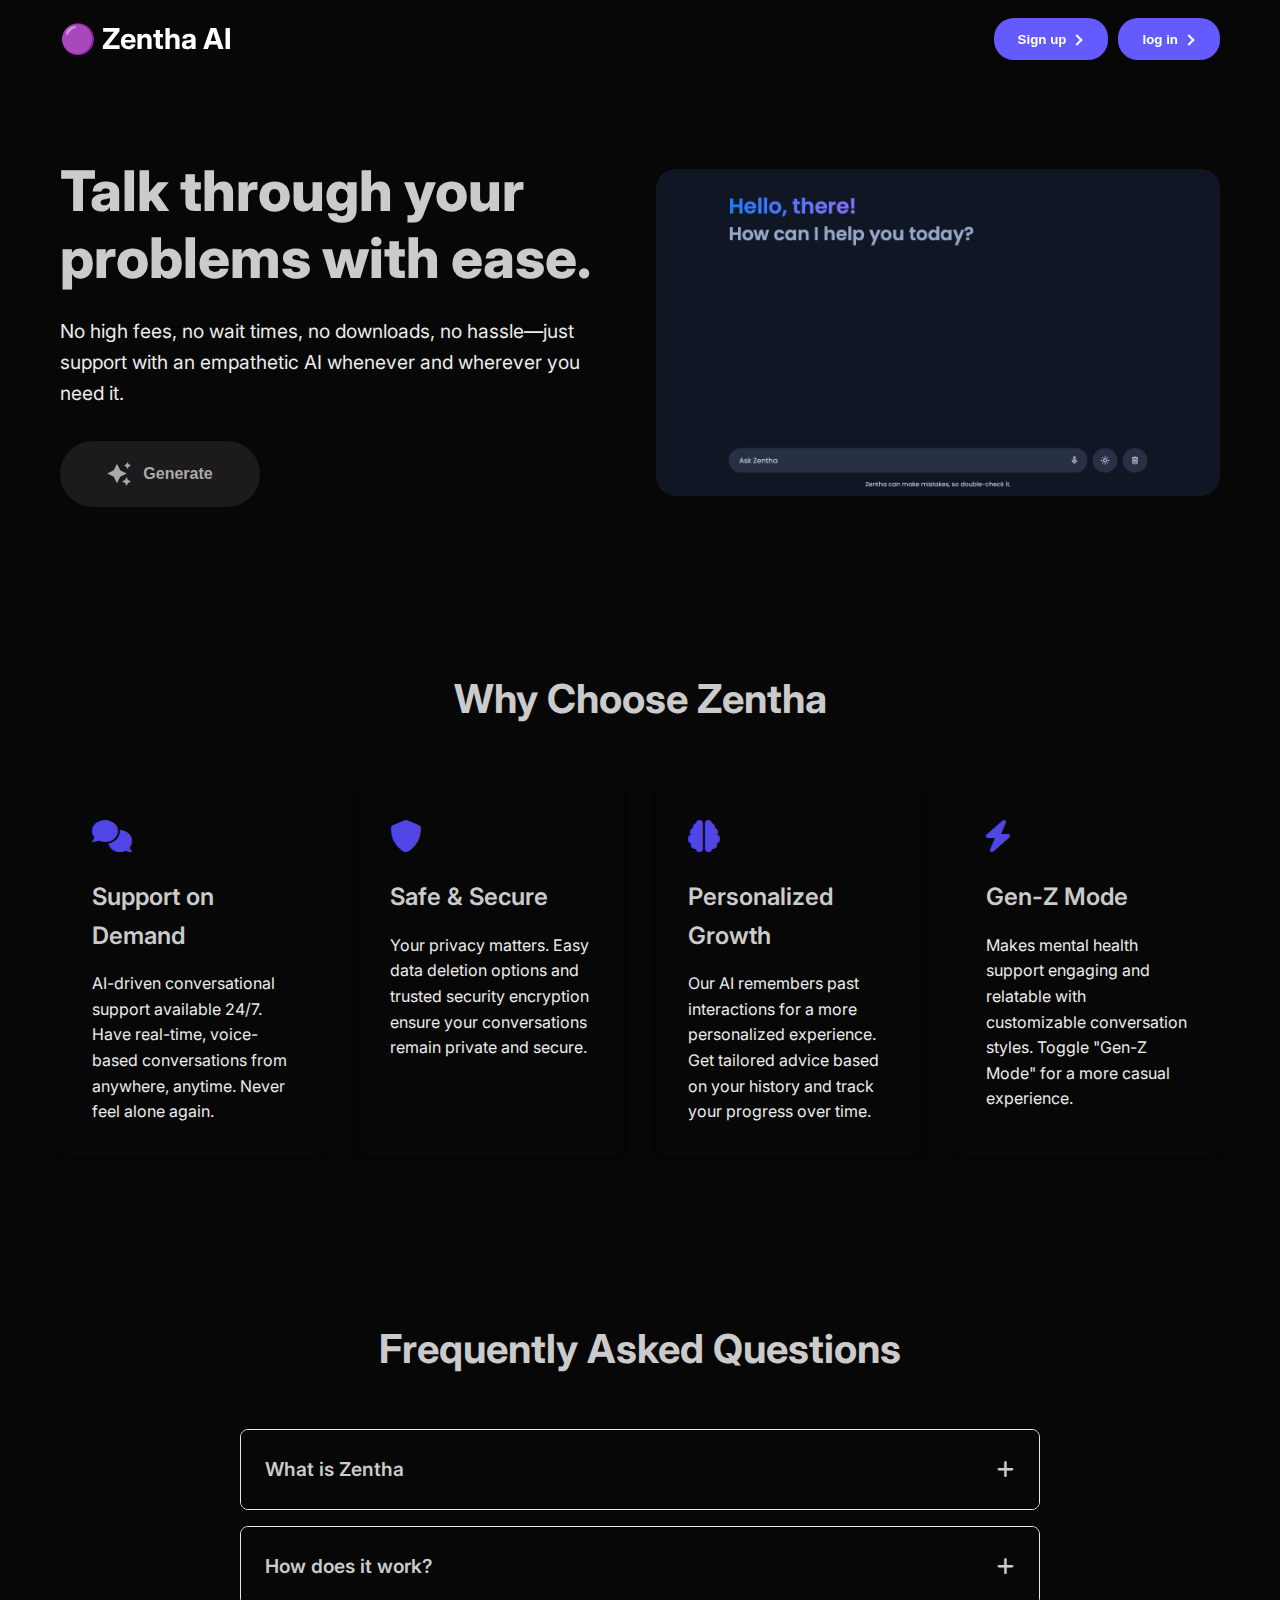
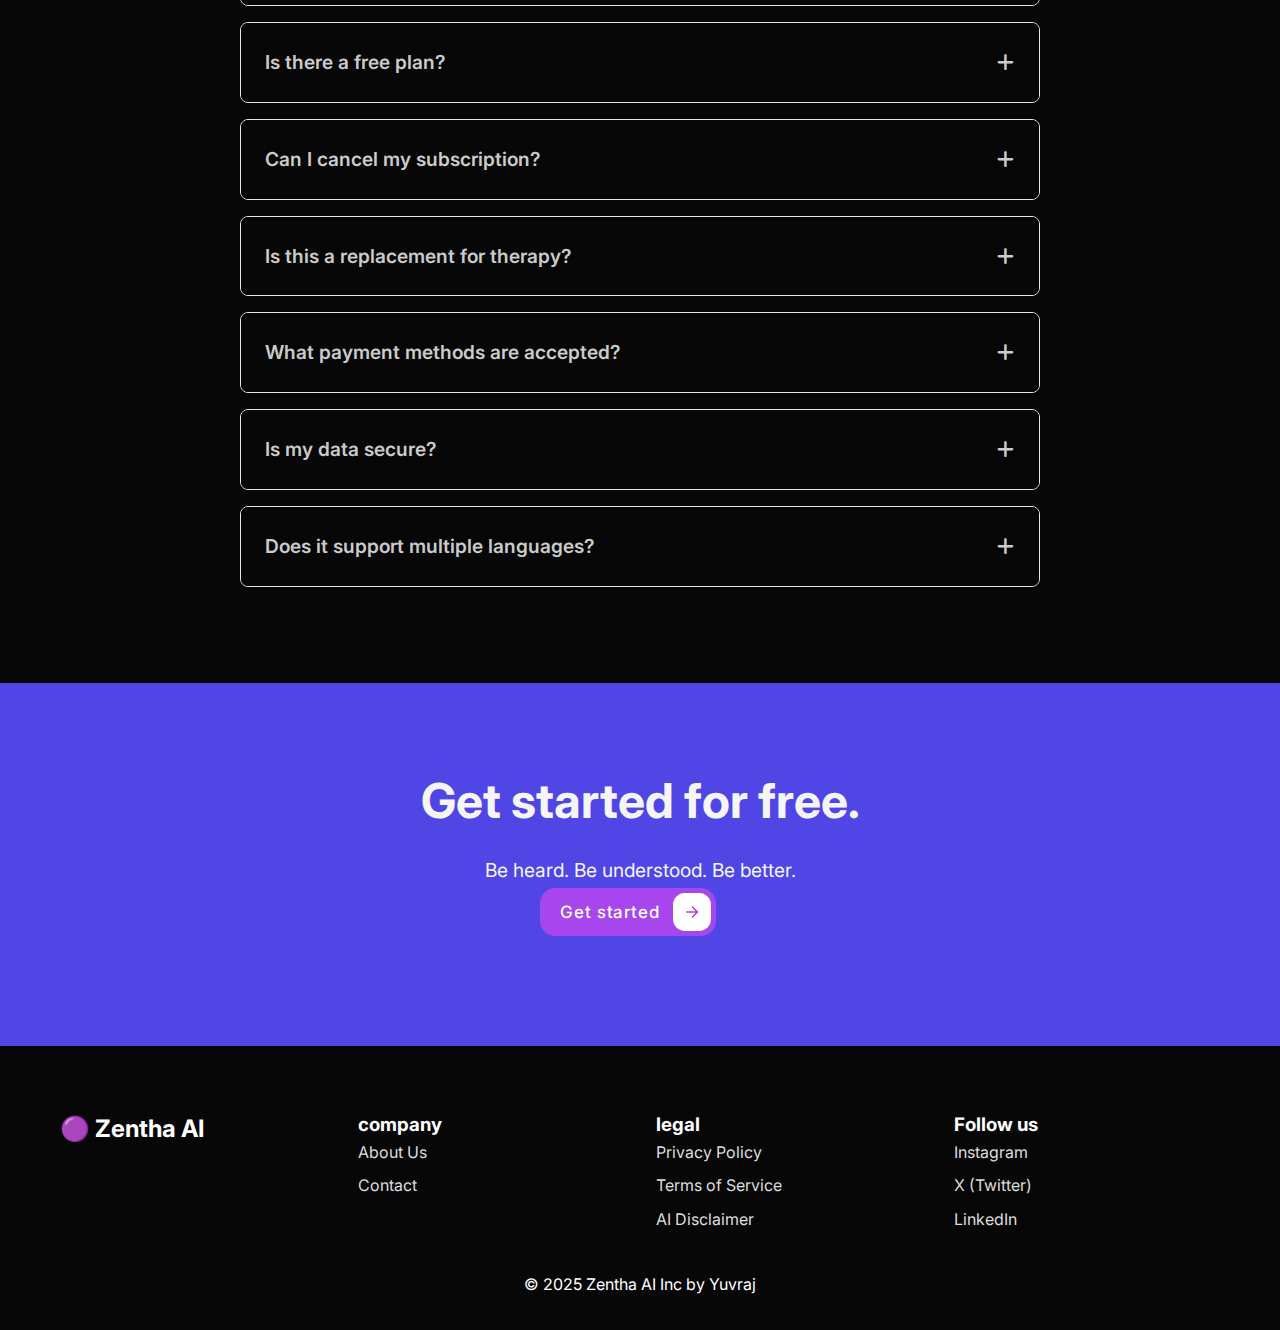
<file: index.html>
<!DOCTYPE html>
<html lang="en">

<head>
    <meta charset="UTF-8">
    <meta name="viewport" content="width=device-width, initial-scale=1.0">
    <title>🟣Zentha</title>
    <link rel="stylesheet" href="/FRONTEND/home/style.css">
    <link rel="stylesheet" href="https://cdnjs.cloudflare.com/ajax/libs/font-awesome/6.0.0-beta3/css/all.min.css">
    <link href="https://fonts.googleapis.com/css2?family=Inter:wght@300;400;500;600;700&display=swap" rel="stylesheet">
</head>

<body>
<!-- Mobile Warning Modal -->
<div id="mobileWarningModal" style="
  display: none;
  position: fixed;
  top: 0; left: 0;
  width: 100%; height: 100%;
  background-color: rgba(0, 0, 0, 0.8);
  z-index: 9999;
  justify-content: center;
  align-items: center;
  flex-direction: column;
">
  <div style="
    background: rgb(16, 15, 15);
    padding: 30px;
    border-radius: 12px;
    text-align: center;
    max-width: 90%;
    box-shadow: 0 0 20px rgba(0,0,0,0.5);
  ">
    <h2 style="margin-bottom: 15px;
    color: red;">Mobile Warning!</h2>
    <p style="margin-bottom: 20px;">
      This website is not optimized for mobile.<br>
      Website OWN features may not work well.<br><br>
  Do you still want to continue?
    </p>
    <button onclick="closeModal()" style="
      padding: 10px 20px;
      background: #4CAF50;
      color: white;
      border: none;
      border-radius: 6px;
      cursor: pointer;
    ">Yes, continue</button>
  </div>
</div>

    <!-- Navigation Bar -->
    <header>
        <div class="container">
            <div class="navbar">
                <div class="logo">
                    <h1><a href="index.html" style="color: white; text-decoration: none;">🟣 Zentha AI</a></h1>
                </div>
                <div class="nav-toggle" id="navToggle">
                </div>
                <nav id="navMenu">
                    <!-- sign up button -->
                    <div>
                        <a href="/FRONTEND/sign_in_up/sign_up.html">
                            <button type="button">
                                Sign up
                                <div class="arrow-wrapper">
                                    <div class="arrow"></div>
                                </div>
                            </button>
                        </a>
                    </div>
                    <!-- log in button -->
                    <div>
                        <a href="/FRONTEND/sign_in_up/login_in.html">
                            <button type="button">
                                log in
                                <div class="arrow-wrapper">
                                    <div class="arrow"></div>
                                </div>
                            </button>
                        </a>
                    </div>

                </nav>

            </div>
        </div>
    </header>

    <!-- Hero Section -->
    <section class="hero">
        <div class="container">
            <div class="hero-content">
                <h1>Talk through your problems with ease.</h1>
                <p>No high fees, no wait times, no downloads, no hassle—just support with an empathetic AI whenever and
                    wherever you need it.</p>
                <a link rel="stylesheet" href="/FRONTEND/sign_in_up/sign_up.html">
                    <button class="btn">
                        <svg height="24" width="24" fill="#FFFFFF" viewBox="0 0 24 24" data-name="Layer 1" id="Layer_1"
                            class="sparkle">
                            <path
                                d="M10,21.236,6.755,14.745.264,11.5,6.755,8.255,10,1.764l3.245,6.491L19.736,11.5l-6.491,3.245ZM18,21l1.5,3L21,21l3-1.5L21,18l-1.5-3L18,18l-3,1.5ZM19.333,4.667,20.5,7l1.167-2.333L24,3.5,21.667,2.333,20.5,0,19.333,2.333,17,3.5Z">
                            </path>
                        </svg>
                        <span class="text">Generate</span>
                    </button>
                </a>
            </div>
            <div class="hero-image">
                <img  src="/FRONTEND/assests/home.png" alt="Calmi AI Support Illustration">
                
            </div>
        </div>
    </section>
    
    <!-- Features Section -->
    <section class="features" id="features">
        <div class="container">
            <h2 class="section-title">Why Choose Zentha</h2>
            <div class="features-grid">
                <div class="feature-card">
                    <div class="feature-icon">
                        <i class="fas fa-comments"></i>
                    </div>
                    <h3>Support on Demand</h3>
                    <p>AI-driven conversational support available 24/7. Have real-time, voice-based conversations from
                        anywhere, anytime. Never feel alone again.</p>
                </div>
                <div class="feature-card">
                    <div class="feature-icon">
                        <i class="fas fa-shield-alt"></i>
                    </div>
                    <h3>Safe & Secure</h3>
                    <p>Your privacy matters. Easy data deletion options and trusted security encryption ensure your
                        conversations remain private and secure.</p>
                </div>
                <div class="feature-card">
                    <div class="feature-icon">
                        <i class="fas fa-brain"></i>
                    </div>
                    <h3>Personalized Growth</h3>
                    <p>Our AI remembers past interactions for a more personalized experience. Get tailored advice based
                        on your history and track your progress over time.</p>
                </div>
                <div class="feature-card">
                    <div class="feature-icon">
                        <i class="fas fa-bolt"></i>
                    </div>
                    <h3>Gen-Z Mode</h3>
                    <p>Makes mental health support engaging and relatable with customizable conversation styles. Toggle
                        "Gen-Z Mode" for a more casual experience.</p>
                </div>
            </div>
        </div>
    </section>



    <!-- FAQ Section -->
    <section class="faq" id="faq">
        <div class="container">
            <h2 class="section-title">Frequently Asked Questions</h2>
            <div class="faq-container">
                <div class="faq-item">
                    <div class="faq-question">
                        <h3>What is Zentha</h3>
                        <span class="faq-toggle"><i class="fas fa-plus"></i></span>
                    </div>
                    <div class="faq-answer">
                        <p>Zentha is an AI-powered mental health support platform that provides 24/7 conversational
                            support. It's designed to be there for you whenever you need someone to talk to.</p>
                    </div>
                </div>
                <div class="faq-item">
                    <div class="faq-question">
                        <h3>How does it work?</h3>
                        <span class="faq-toggle"><i class="fas fa-plus"></i></span>
                    </div>
                    <div class="faq-answer">
                        <p>Simply sign up, start a conversation, and talk through your problems with our AI. You can use
                            text or voice, and our AI will respond with empathetic, helpful support.</p>
                    </div>
                </div>
                <div class="faq-item">
                    <div class="faq-question">
                        <h3>Is there a free plan?</h3>
                        <span class="faq-toggle"><i class="fas fa-plus"></i></span>
                    </div>
                    <div class="faq-answer">
                        <p>Yes! You can try Zentha for free with limited features. We also offer premium plans for
                            enhanced support and additional features.</p>
                    </div>
                </div>
                <div class="faq-item">
                    <div class="faq-question">
                        <h3>Can I cancel my subscription?</h3>
                        <span class="faq-toggle"><i class="fas fa-plus"></i></span>
                    </div>
                    <div class="faq-answer">
                        <p>NO. You can't cancel your subscription.</p>
                    </div>
                </div>
                <div class="faq-item">
                    <div class="faq-question">
                        <h3>Is this a replacement for therapy?</h3>
                        <span class="faq-toggle"><i class="fas fa-plus"></i></span>
                    </div>
                    <div class="faq-answer">
                        <p>Zentha is not a replacement for professional therapy or medical advice. It's designed to
                            provide additional support between therapy sessions or for those who need someone to talk
                            to.</p>
                    </div>
                </div>
                <div class="faq-item">
                    <div class="faq-question">
                        <h3>What payment methods are accepted?</h3>
                        <span class="faq-toggle"><i class="fas fa-plus"></i></span>
                    </div>
                    <div class="faq-answer">
                        <p>We accept PayPal, and Apple Pay.</p>
                    </div>
                </div>
                <div class="faq-item">
                    <div class="faq-question">
                        <h3>Is my data secure?</h3>
                        <span class="faq-toggle"><i class="fas fa-plus"></i></span>
                    </div>
                    <div class="faq-answer">
                        <p>Yes, we take data security very seriously. All conversations are encrypted, and you have the
                            option to delete your data at any time.</p>
                    </div>
                </div>
                <div class="faq-item">
                    <div class="faq-question">
                        <h3>Does it support multiple languages?</h3>
                        <span class="faq-toggle"><i class="fas fa-plus"></i></span>
                    </div>
                    <div class="faq-answer">
                        <p>Currently, Zentha supports English, with plans to add more languages in the near future.</p>
                    </div>
                </div>
            </div>
        </div>
    </section>

    <!-- Final CTA Section -->
    <section class="final-cta">
        <div class="container">
            <div class="cta-content">
                <h2>Get started for free.</h2>
                <p>Be heard. Be understood. Be better.</p>

                <a link rel="stylesheet" href="/FRONTEND/sign_in_up/sign_up.html">
                    <button class="cssbuttons-io-button">
                        Get started
                        <div class="icon">
                            <svg height="24" width="24" viewBox="0 0 24 24">
                                <path d="M0 0h24v24H0z" fill="none"></path>
                                <path
                                    d="M16.172 11l-5.364-5.364 1.414-1.414L20 12l-7.778 7.778-1.414-1.414L16.172 13H4v-2z"
                                    fill="currentColor">
                                </path>
                            </svg>
                        </div>
                    </button>
                </a>

            </div>
        </div>
        </div>
    </section>

    <!-- Footer -->
    <footer>
        <div class="container">
          <div class="footer-content">
            <!-- Brand -->
            <div class="footer-brand">
              <h2><a style="color: white; text-decoration: none;">🟣 Zentha AI</a></h2>
            </div>
      
            <!-- Company -->
            <div class="footer-column">
              <h3><a style="color: white; text-decoration: none;">company</a></h3>
              <ul>
                <li><a href="/FRONTEND/about_us/about_us.html">About Us</a></li>
                <li><a href="/FRONTEND/contact/contact.html">Contact</a></li>
              </ul>
            </div>
      
            <!-- Legal -->
            <div class="footer-column">
              <h3><a style="color: white; text-decoration: none;">legal</a></h3>
              <ul>
                <li><a href="/FRONTEND/privacy/privacy_policy.html">Privacy Policy</a></li>
                <li><a href="/FRONTEND/terms_of_service/terms_of_service.html">Terms of Service</a></li>
                <li><a href="/FRONTEND/ai_diclamer/ai_diclamer.html">AI Disclaimer</a></li>
              </ul>
            </div>
      
            <!-- Follow us -->
            <div class="footer-column">
              <h3><a style="color: white; text-decoration: none;">Follow us</a></h3>
              <ul>
                <li><a href="https://www.instagram.com/zentha.ai">Instagram</a></li>
                <li><a href="#">X (Twitter)</a></li>
                <li><a href="https://www.linkedin.com/company/zenthaai/">LinkedIn</a></li>
              </ul>
            </div>
          </div>
      
          <!-- Bottom copyright -->
          <div class="footer-bottom">
            <p><a style="color: white; text-decoration: none;">© 2025 Zentha AI Inc by Yuvraj</a></p>
          </div>
        </div>
      </footer>
      

    <script src="/FRONTEND/home/script.js"></script>
</body>

</html>
</file>
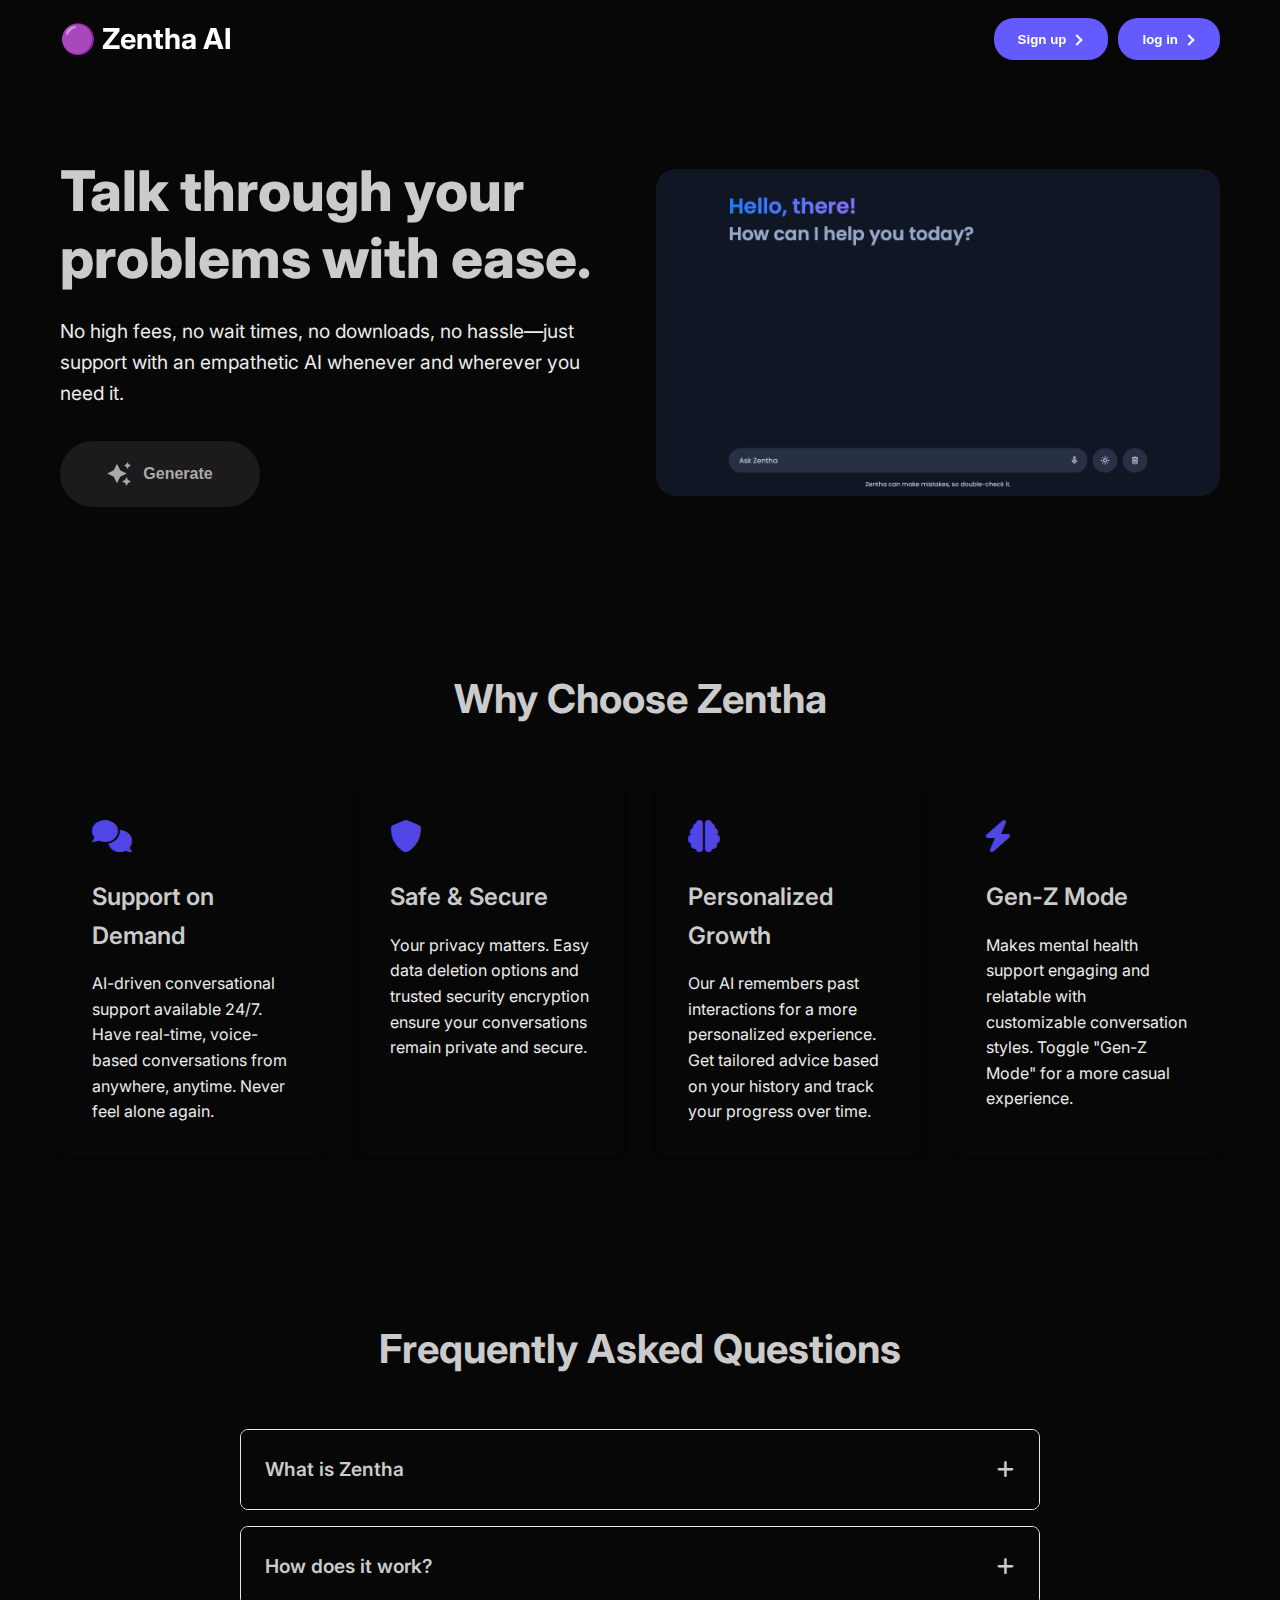
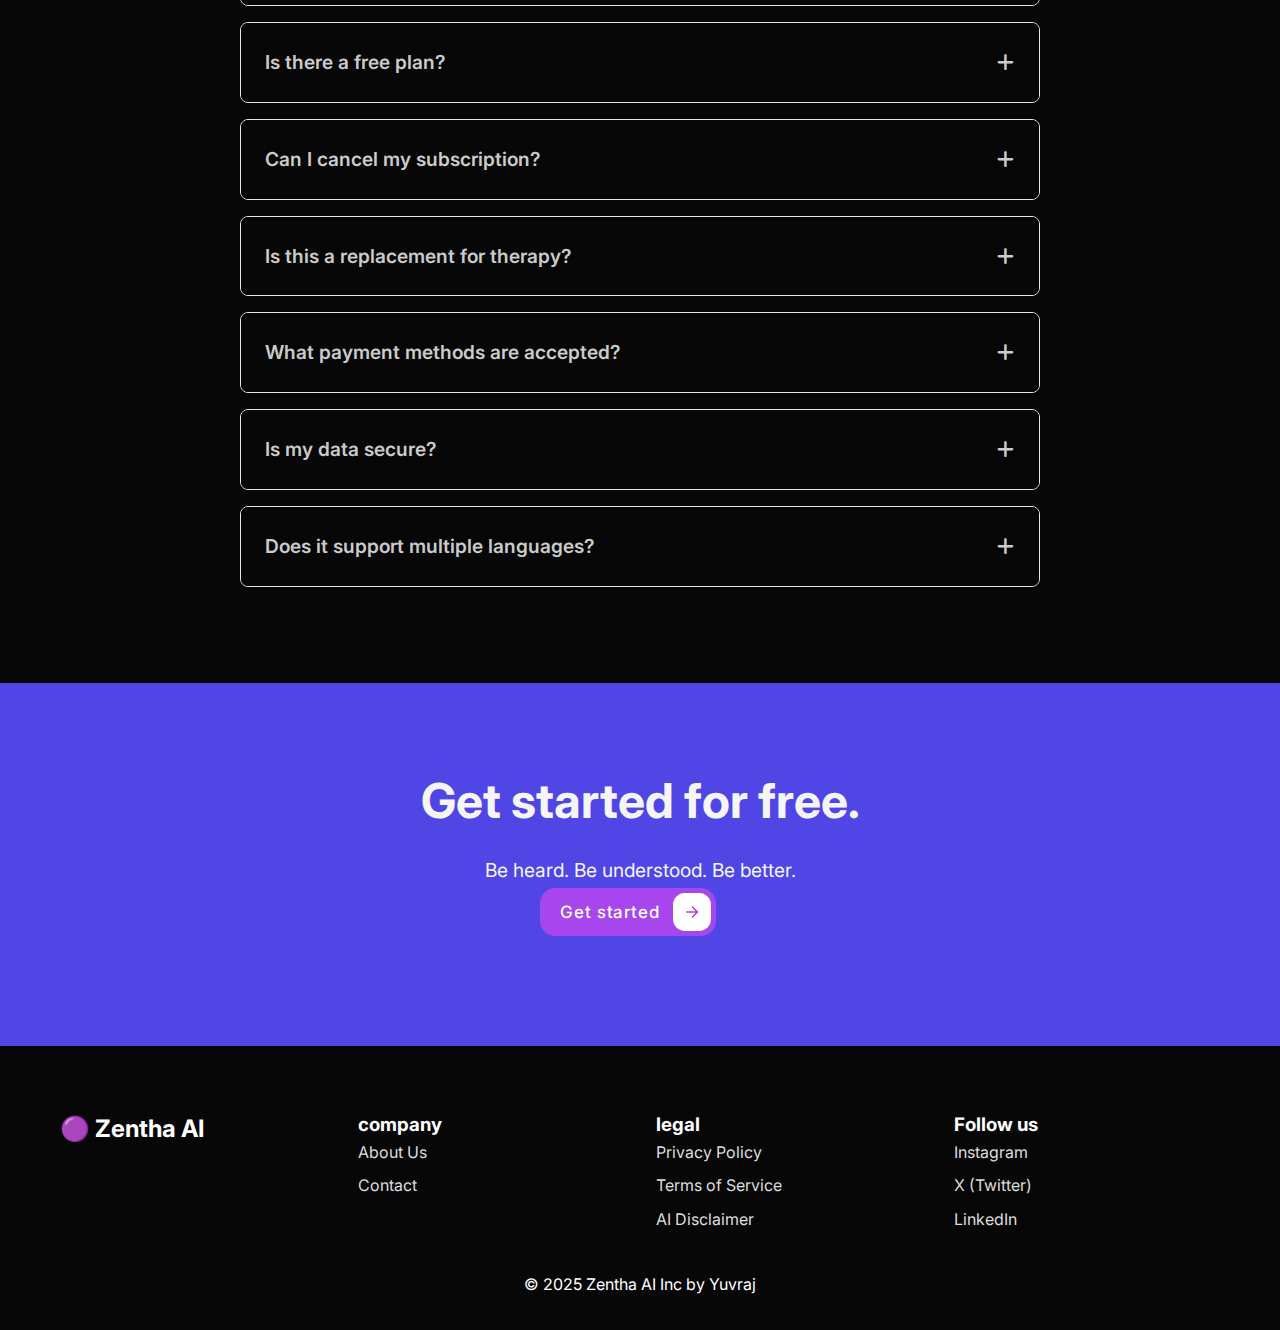
<file: FRONTEND/home/index.html>
<!DOCTYPE html>
<html lang="en">

<head>
    <meta charset="UTF-8">
    <meta name="viewport" content="width=device-width, initial-scale=1.0">
    <title>🟣Zentha</title>
    <link rel="stylesheet" href="/FRONTEND/home/style.css">
    <link rel="stylesheet" href="https://cdnjs.cloudflare.com/ajax/libs/font-awesome/6.0.0-beta3/css/all.min.css">
    <link href="https://fonts.googleapis.com/css2?family=Inter:wght@300;400;500;600;700&display=swap" rel="stylesheet">
</head>

<body>
    <!-- Navigation Bar -->
    <header>
        <div class="container">
            <div class="navbar">
                <div class="logo">
                    <h1><a href="/FRONTEND/home/index.html" style="color: white; text-decoration: none;">🟣 Zentha AI</a></h1>
                </div>
                <div class="nav-toggle" id="navToggle">
                </div>
                <nav id="navMenu">
                    <!-- sign up button -->
                    <div>
                        <a href="/FRONTEND/sign_in_up/sign_up.html">
                            <button type="button">
                                Sign up
                                <div class="arrow-wrapper">
                                    <div class="arrow"></div>
                                </div>
                            </button>
                        </a>
                    </div>
                    <!-- log in button -->
                    <div>
                        <a href="/FRONTEND/sign_in_up/login_in.html">
                            <button type="button">
                                log in
                                <div class="arrow-wrapper">
                                    <div class="arrow"></div>
                                </div>
                            </button>
                        </a>
                    </div>

                </nav>

            </div>
        </div>
    </header>

    <!-- Hero Section -->
    <section class="hero">
        <div class="container">
            <div class="hero-content">
                <h1>Talk through your problems with ease.</h1>
                <p>No high fees, no wait times, no downloads, no hassle—just support with an empathetic AI whenever and
                    wherever you need it.</p>
                <a link rel="stylesheet" href="/FRONTEND/sign_in_up/sign_up.html">
                    <button class="btn">
                        <svg height="24" width="24" fill="#FFFFFF" viewBox="0 0 24 24" data-name="Layer 1" id="Layer_1"
                            class="sparkle">
                            <path
                                d="M10,21.236,6.755,14.745.264,11.5,6.755,8.255,10,1.764l3.245,6.491L19.736,11.5l-6.491,3.245ZM18,21l1.5,3L21,21l3-1.5L21,18l-1.5-3L18,18l-3,1.5ZM19.333,4.667,20.5,7l1.167-2.333L24,3.5,21.667,2.333,20.5,0,19.333,2.333,17,3.5Z">
                            </path>
                        </svg>
                        <span class="text">Generate</span>
                    </button>
                </a>
            </div>
            <div class="hero-image">
                <img  src="/FRONTEND/assests/home.png" alt="Calmi AI Support Illustration">
                
            </div>
        </div>
    </section>
    
    <!-- Features Section -->
    <section class="features" id="features">
        <div class="container">
            <h2 class="section-title">Why Choose Zentha</h2>
            <div class="features-grid">
                <div class="feature-card">
                    <div class="feature-icon">
                        <i class="fas fa-comments"></i>
                    </div>
                    <h3>Support on Demand</h3>
                    <p>AI-driven conversational support available 24/7. Have real-time, voice-based conversations from
                        anywhere, anytime. Never feel alone again.</p>
                </div>
                <div class="feature-card">
                    <div class="feature-icon">
                        <i class="fas fa-shield-alt"></i>
                    </div>
                    <h3>Safe & Secure</h3>
                    <p>Your privacy matters. Easy data deletion options and trusted security encryption ensure your
                        conversations remain private and secure.</p>
                </div>
                <div class="feature-card">
                    <div class="feature-icon">
                        <i class="fas fa-brain"></i>
                    </div>
                    <h3>Personalized Growth</h3>
                    <p>Our AI remembers past interactions for a more personalized experience. Get tailored advice based
                        on your history and track your progress over time.</p>
                </div>
                <div class="feature-card">
                    <div class="feature-icon">
                        <i class="fas fa-bolt"></i>
                    </div>
                    <h3>Gen-Z Mode</h3>
                    <p>Makes mental health support engaging and relatable with customizable conversation styles. Toggle
                        "Gen-Z Mode" for a more casual experience.</p>
                </div>
            </div>
        </div>
    </section>



    <!-- FAQ Section -->
    <section class="faq" id="faq">
        <div class="container">
            <h2 class="section-title">Frequently Asked Questions</h2>
            <div class="faq-container">
                <div class="faq-item">
                    <div class="faq-question">
                        <h3>What is Zentha</h3>
                        <span class="faq-toggle"><i class="fas fa-plus"></i></span>
                    </div>
                    <div class="faq-answer">
                        <p>Zentha is an AI-powered mental health support platform that provides 24/7 conversational
                            support. It's designed to be there for you whenever you need someone to talk to.</p>
                    </div>
                </div>
                <div class="faq-item">
                    <div class="faq-question">
                        <h3>How does it work?</h3>
                        <span class="faq-toggle"><i class="fas fa-plus"></i></span>
                    </div>
                    <div class="faq-answer">
                        <p>Simply sign up, start a conversation, and talk through your problems with our AI. You can use
                            text or voice, and our AI will respond with empathetic, helpful support.</p>
                    </div>
                </div>
                <div class="faq-item">
                    <div class="faq-question">
                        <h3>Is there a free plan?</h3>
                        <span class="faq-toggle"><i class="fas fa-plus"></i></span>
                    </div>
                    <div class="faq-answer">
                        <p>Yes! You can try Zentha for free with limited features. We also offer premium plans for
                            enhanced support and additional features.</p>
                    </div>
                </div>
                <div class="faq-item">
                    <div class="faq-question">
                        <h3>Can I cancel my subscription?</h3>
                        <span class="faq-toggle"><i class="fas fa-plus"></i></span>
                    </div>
                    <div class="faq-answer">
                        <p>NO. You can't cancel your subscription.</p>
                    </div>
                </div>
                <div class="faq-item">
                    <div class="faq-question">
                        <h3>Is this a replacement for therapy?</h3>
                        <span class="faq-toggle"><i class="fas fa-plus"></i></span>
                    </div>
                    <div class="faq-answer">
                        <p>Zentha is not a replacement for professional therapy or medical advice. It's designed to
                            provide additional support between therapy sessions or for those who need someone to talk
                            to.</p>
                    </div>
                </div>
                <div class="faq-item">
                    <div class="faq-question">
                        <h3>What payment methods are accepted?</h3>
                        <span class="faq-toggle"><i class="fas fa-plus"></i></span>
                    </div>
                    <div class="faq-answer">
                        <p>We accept PayPal, and Apple Pay.</p>
                    </div>
                </div>
                <div class="faq-item">
                    <div class="faq-question">
                        <h3>Is my data secure?</h3>
                        <span class="faq-toggle"><i class="fas fa-plus"></i></span>
                    </div>
                    <div class="faq-answer">
                        <p>Yes, we take data security very seriously. All conversations are encrypted, and you have the
                            option to delete your data at any time.</p>
                    </div>
                </div>
                <div class="faq-item">
                    <div class="faq-question">
                        <h3>Does it support multiple languages?</h3>
                        <span class="faq-toggle"><i class="fas fa-plus"></i></span>
                    </div>
                    <div class="faq-answer">
                        <p>Currently, Zentha supports English, with plans to add more languages in the near future.</p>
                    </div>
                </div>
            </div>
        </div>
    </section>

    <!-- Final CTA Section -->
    <section class="final-cta">
        <div class="container">
            <div class="cta-content">
                <h2>Get started for free.</h2>
                <p>Be heard. Be understood. Be better.</p>

                <a link rel="stylesheet" href="/FRONTEND/sign_in_up/sign_up.html">
                    <button class="cssbuttons-io-button">
                        Get started
                        <div class="icon">
                            <svg height="24" width="24" viewBox="0 0 24 24">
                                <path d="M0 0h24v24H0z" fill="none"></path>
                                <path
                                    d="M16.172 11l-5.364-5.364 1.414-1.414L20 12l-7.778 7.778-1.414-1.414L16.172 13H4v-2z"
                                    fill="currentColor">
                                </path>
                            </svg>
                        </div>
                    </button>
                </a>

            </div>
        </div>
        </div>
    </section>

    <!-- Footer -->
    <footer>
        <div class="container">
          <div class="footer-content">
            <!-- Brand -->
            <div class="footer-brand">
              <h2><a style="color: white; text-decoration: none;">🟣 Zentha AI</a></h2>
            </div>
      
            <!-- Company -->
            <div class="footer-column">
              <h3><a style="color: white; text-decoration: none;">company</a></h3>
              <ul>
                <li><a href="/FRONTEND/about_us/about_us.html">About Us</a></li>
                <li><a href="/FRONTEND/contact/contact.html">Contact</a></li>
              </ul>
            </div>
      
            <!-- Legal -->
            <div class="footer-column">
              <h3><a style="color: white; text-decoration: none;">legal</a></h3>
              <ul>
                <li><a href="/FRONTEND/privacy/privacy_policy.html">Privacy Policy</a></li>
                <li><a href="/FRONTEND/terms_of_service/terms_of_service.html">Terms of Service</a></li>
                <li><a href="/FRONTEND/ai_diclamer/ai_diclamer.html">AI Disclaimer</a></li>
              </ul>
            </div>
      
            <!-- Follow us -->
            <div class="footer-column">
              <h3><a style="color: white; text-decoration: none;">Follow us</a></h3>
              <ul>
                <li><a href="https://www.instagram.com/zentha.ai">Instagram</a></li>
                <li><a href="#">X (Twitter)</a></li>
                <li><a href="https://www.linkedin.com/company/zenthaai/">LinkedIn</a></li>
              </ul>
            </div>
          </div>
      
          <!-- Bottom copyright -->
          <div class="footer-bottom">
            <p><a style="color: white; text-decoration: none;">© 2025 Zentha AI Inc by Yuvraj</a></p>
          </div>
        </div>
      </footer>
      

    <script src="/FRONTEND/home/script.js"></script>
</body>

</html>
</file>
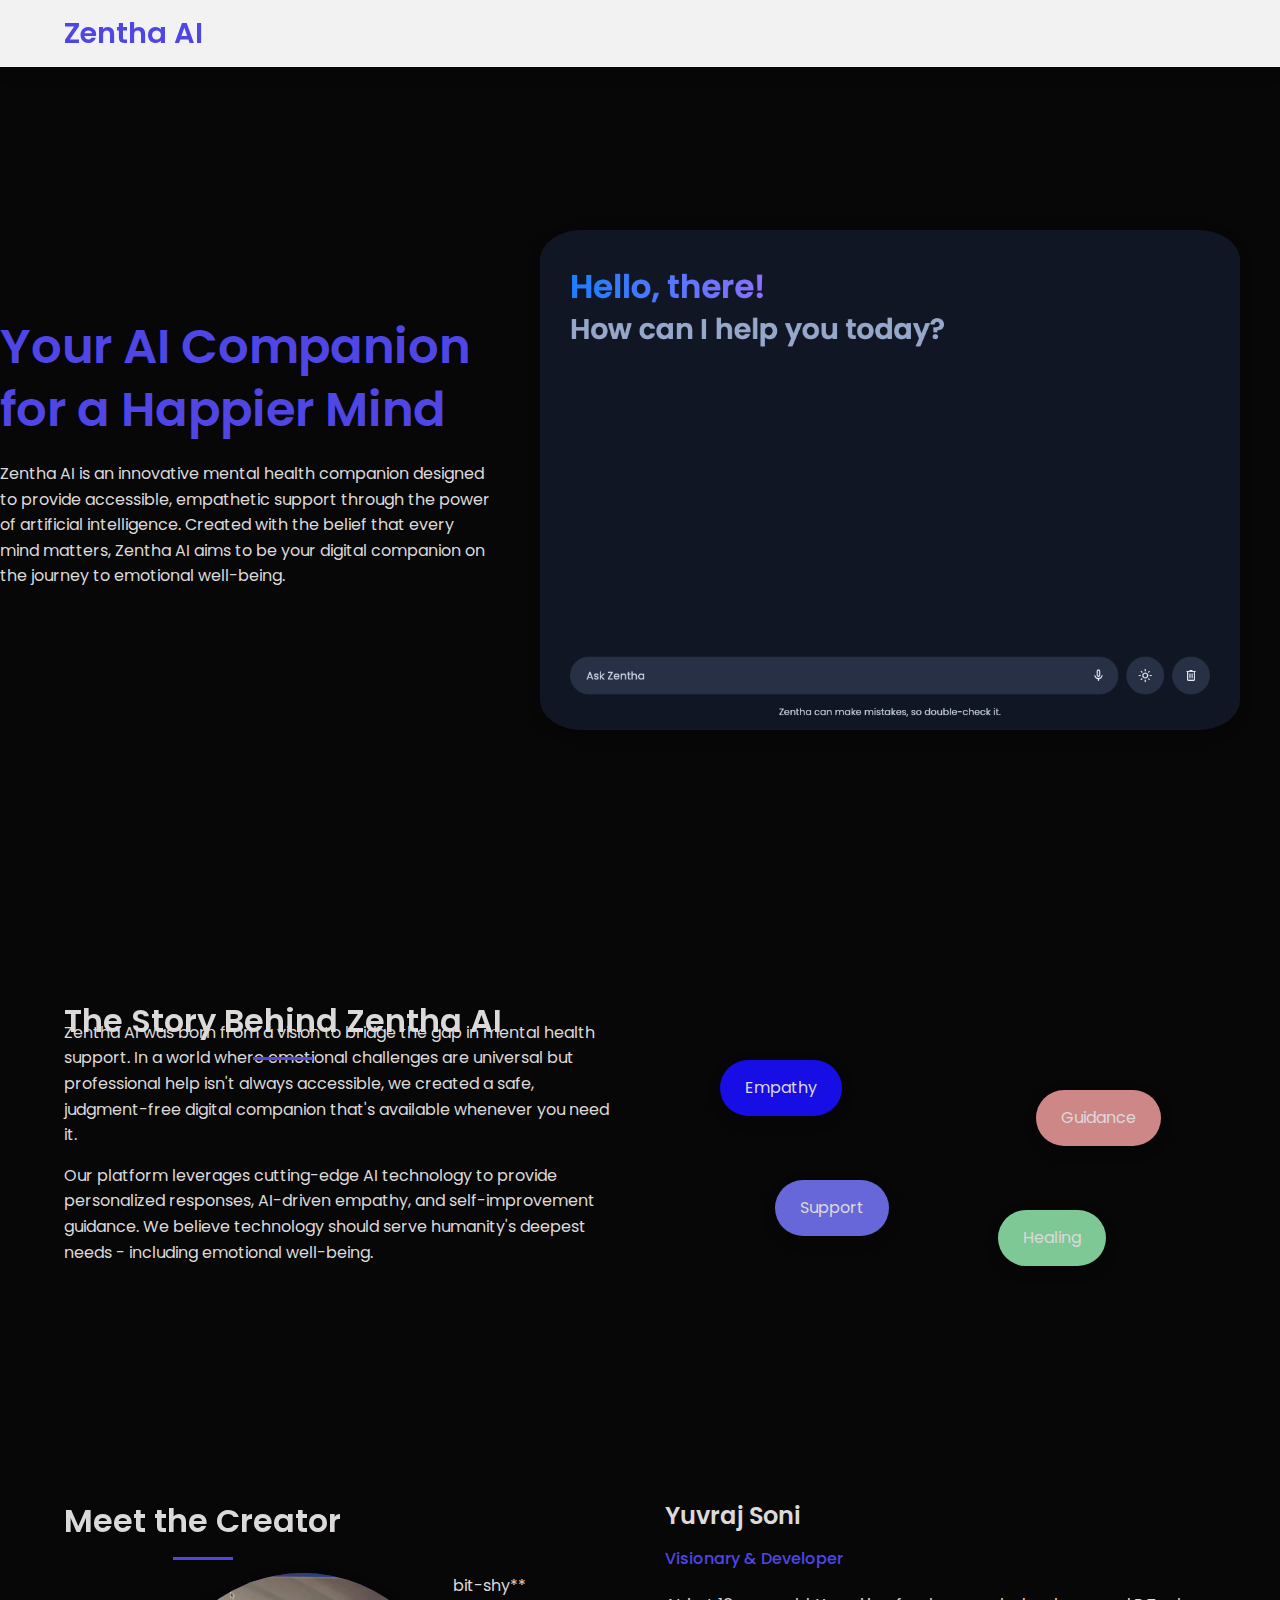
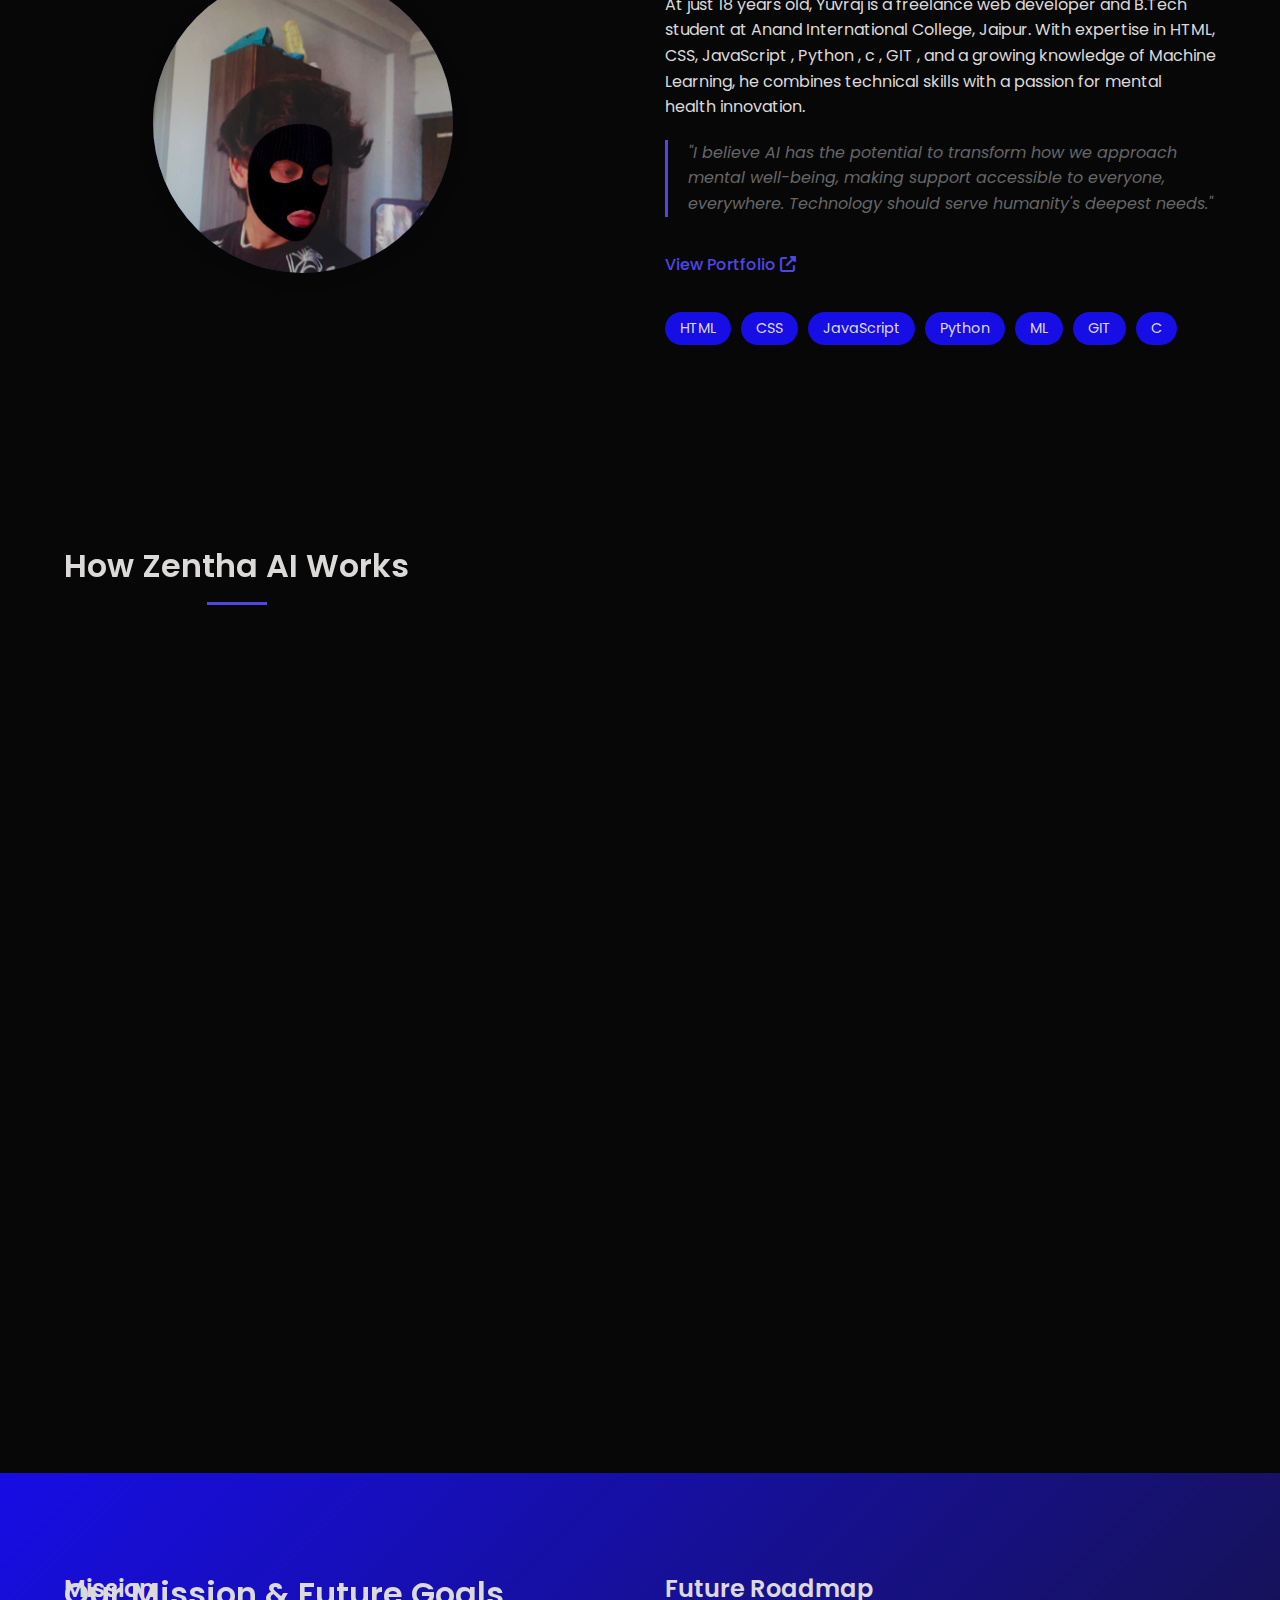
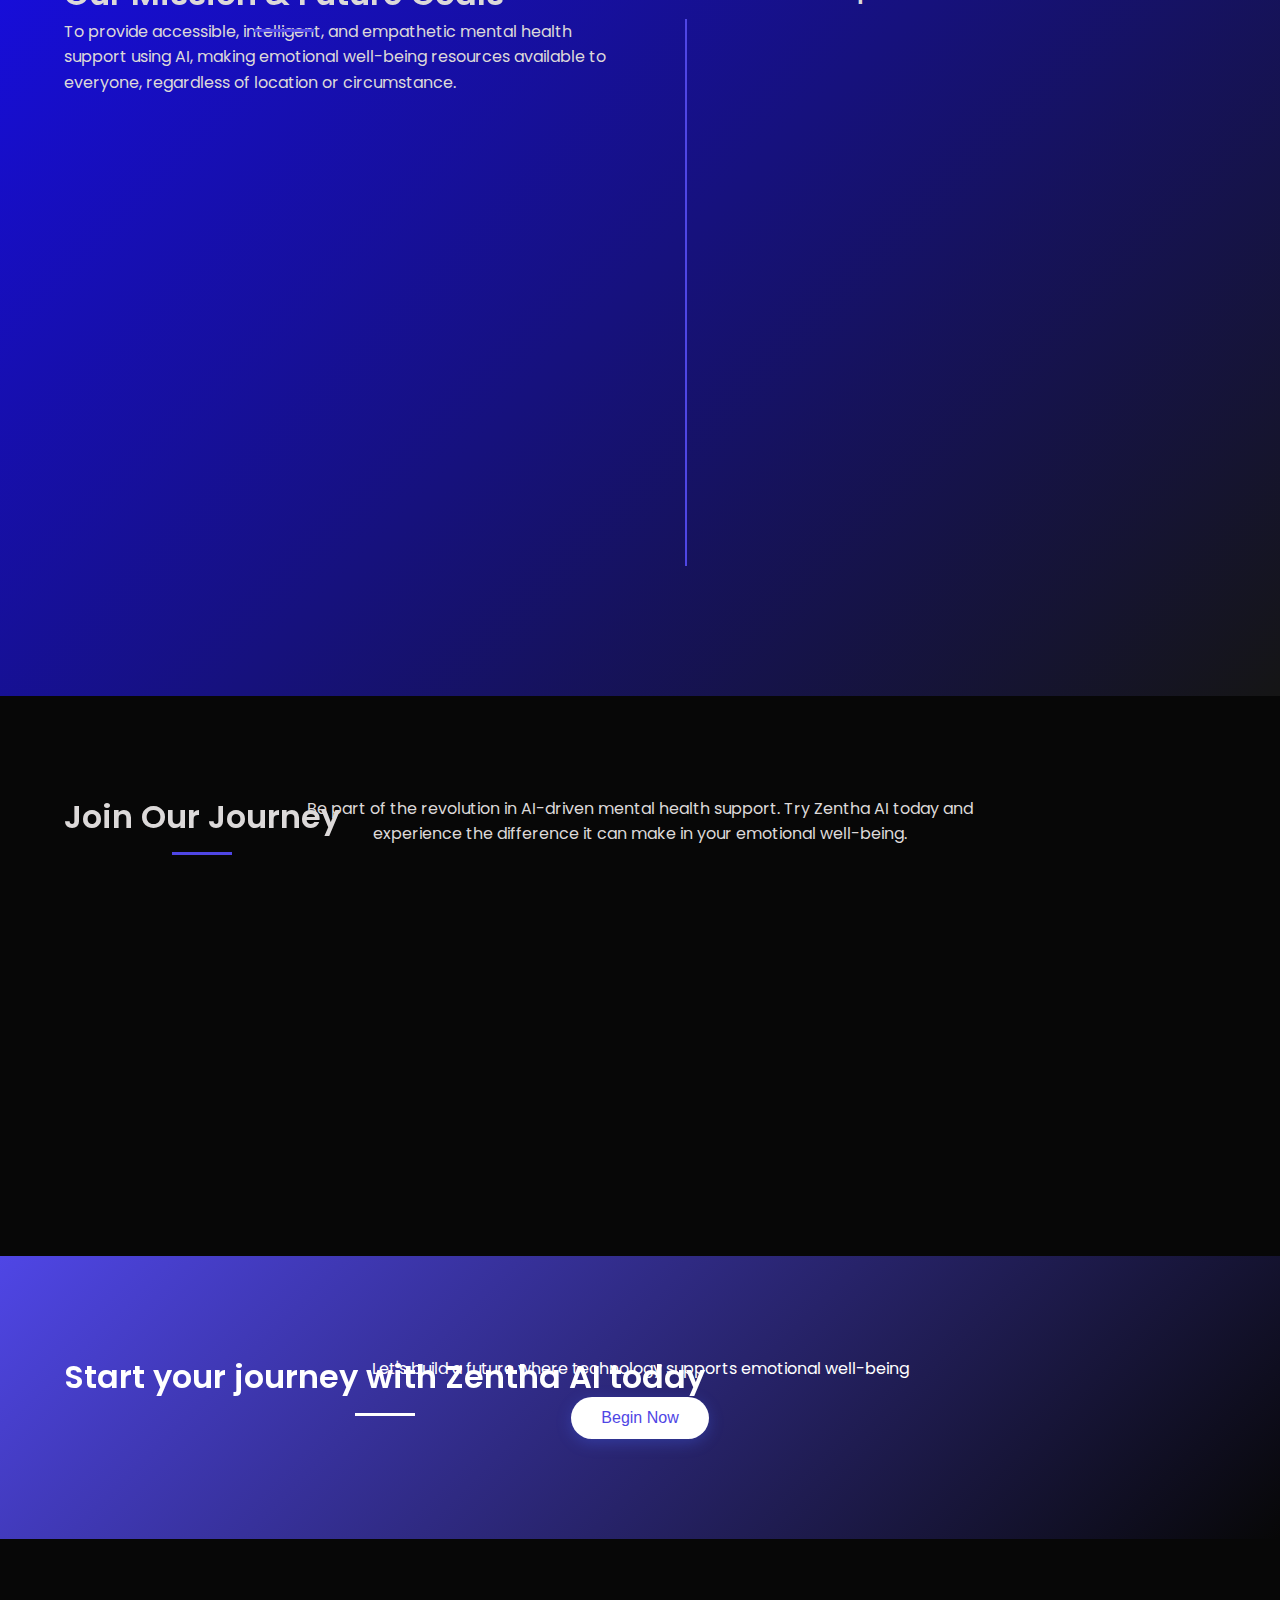
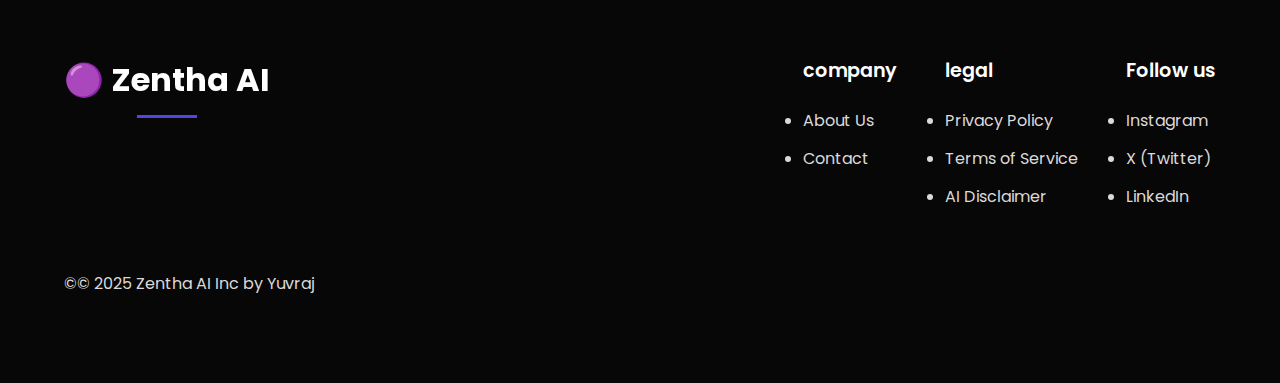
<file: FRONTEND/about_us/about_us.html>
<!DOCTYPE html>
<html lang="en">
<head>
    <meta charset="UTF-8">
    <meta name="viewport" content="width=device-width, initial-scale=1.0">
    <title>About Zentha AI | Your AI Companion for a Happier Mind</title>
    <link rel="stylesheet" href="/FRONTEND/about_us/about_us.css">
    <link rel="stylesheet" href="https://cdnjs.cloudflare.com/ajax/libs/font-awesome/6.4.0/css/all.min.css">
</head>
<body>
    <header>
        <nav>
            <div class="logo">
                <h1>Zentha AI</h1>
            </div>
        </nav>
    </header>

    <!-- Hero Section -->
    <section class="hero" id="about">
        <div class="hero-content">
            <h1 class="animate-text">Your AI Companion for a Happier Mind</h1>
            <p>Zentha AI is an innovative mental health companion designed to provide accessible, empathetic support through the power of artificial intelligence. Created with the belief that every mind matters, Zentha AI aims to be your digital companion on the journey to emotional well-being.</p>
            
        </div>
        <div id="business-image">
            <img src="/FRONTEND/assests/home.png" alt="cannot get-">
        </div>
    </section>

    <!-- Story Behind Section -->
    <section class="story">
        <div class="container">
            <h2>The Story Behind Zentha AI</h2>
            <div class="story-content">
                <div class="story-text">
                    <p>Zentha AI was born from a vision to bridge the gap in mental health support. In a world where emotional challenges are universal but professional help isn't always accessible, we created a safe, judgment-free digital companion that's available whenever you need it.</p>
                    <p>Our platform leverages cutting-edge AI technology to provide personalized responses, AI-driven empathy, and self-improvement guidance. We believe technology should serve humanity's deepest needs - including emotional well-being.</p>
                </div>
                <div class="story-image">
                    <div class="floating-elements">
                        <div class="element e1">Empathy</div>
                        <div class="element e2">Support</div>
                        <div class="element e3">Guidance</div>
                        <div class="element e4">Healing</div>
                    </div>
                </div>
            </div>
        </div>
    </section>

    <!-- Meet the Creator Section -->
    <section class="creator" id="creator">
        <div class="container">
            <h2>Meet the Creator</h2>
            <div class="creator-content">
                <div class="creator-image">
                    <div class="image-placeholder">
                        <a href="/FRONTEND/assests/about.jpg" target="_blank">
                          <div class="creator-avatar"></div>
                        </a>
                      </div>
                      <div>
                        <p>bit-shy**</p>
                      </div>
                      
                </div>
                <div class="creator-info">
                    <h3>Yuvraj Soni</h3>
                    <p class="creator-title">Visionary & Developer</p>
                    <p>At just 18 years old, Yuvraj is a freelance web developer and B.Tech student at Anand International College, Jaipur. With expertise in HTML, CSS, JavaScript , Python , c , GIT , and a growing knowledge of Machine Learning, he combines technical skills with a passion for mental health innovation.</p>
                    <blockquote>"I believe AI has the potential to transform how we approach mental well-being, making support accessible to everyone, everywhere. Technology should serve humanity's deepest needs."</blockquote>
                    <a href="https://yuvrajs0ni.netlify.app" target="_blank" class="portfolio-link">View Portfolio <i class="fas fa-external-link-alt"></i></a>
                    <div class="tech-stack">
                        <span>HTML</span>
                        <span>CSS</span>
                        <span>JavaScript</span>
                        <span>Python</span>
                        <span>ML</span>
                        <span>GIT</span>
                        <span>C</span>
                    </div>
                </div>
            </div>
        </div>
    </section>

    <!-- How It Works Section -->
    <section class="features" id="features">
        <div class="container">
            <h2>How Zentha AI Works</h2>
            <div class="features-grid">
                <div class="feature-card">
                    <div class="feature-icon">
                        <i class="fas fa-brain"></i>
                    </div>
                    <h3>Gen-G Mode</h3>
                    <p>An advanced AI conversation system that understands human emotions more deeply, providing responses that feel genuinely empathetic.</p>
                </div>
                <div class="feature-card">
                    <div class="feature-icon">
                        <i class="fas fa-microphone"></i>
                    </div>
                    <h3>Voice Input Support</h3>
                    <p>Speak naturally to Zentha AI instead of typing, making interactions more intuitive and accessible.</p>
                </div>
                <div class="feature-card">
                    <div class="feature-icon">
                        <i class="fas fa-user-circle"></i>
                    </div>
                    <h3>Personalized AI Conversations</h3>
                    <p>Zentha adapts to your emotional state and communication style, offering tailored responses that evolve with your needs.</p>
                </div>
                <div class="feature-card">
                    <div class="feature-icon">
                        <i class="fas fa-heart"></i>
                    </div>
                    <h3>Calm & Motivational Insights</h3>
                    <p>Receive daily affirmations, guided breathing exercises, and self-care reminders to support your emotional well-being.</p>
                </div>
                <div class="feature-card">
                    <div class="feature-icon">
                        <i class="fas fa-shield-alt"></i>
                    </div>
                    <h3>Privacy & Security</h3>
                    <p>Your conversations with Zentha AI are confidential and secure, ensuring a safe space for your thoughts and feelings.</p>
                </div>
            </div>
        </div>
    </section>

    <!-- Mission Section -->
    <section class="mission" id="mission">
        <div class="container">
            <h2>Our Mission & Future Goals</h2>
            <div class="mission-content">
                <div class="mission-statement">
                    <h3>Mission</h3>
                    <p>To provide accessible, intelligent, and empathetic mental health support using AI, making emotional well-being resources available to everyone, regardless of location or circumstance.</p>
                </div>
                <div class="future-goals">
                    <h3>Future Roadmap</h3>
                    <ul class="timeline">
                        <li>
                            <div class="timeline-content">
                                <h4>Enhanced Personalization</h4>
                                <p>Integrating advanced machine learning for deeper understanding of individual needs</p>
                            </div>
                        </li>
                        <li>
                            <div class="timeline-content">
                                <h4>Multilingual Support</h4>
                                <p>Breaking language barriers to serve global communities</p>
                            </div>
                        </li>
                        <li>
                            <div class="timeline-content">
                                <h4>AI-Driven Therapy Sessions</h4>
                                <p>Structured guidance for specific emotional challenges</p>
                            </div>
                        </li>
                        <li>
                            <div class="timeline-content">
                                <h4>Global Expansion</h4>
                                <p>Becoming a worldwide leader in AI-driven emotional well-being</p>
                            </div>
                        </li>
                    </ul>
                </div>
            </div>
        </div>
    </section>

    <!-- Join Our Journey Section -->
    <section class="join" id="contact">
        <div class="container">
            <h2>Join Our Journey</h2>
            <p class="join-text">Be part of the revolution in AI-driven mental health support. Try Zentha AI today and experience the difference it can make in your emotional well-being.</p>
            
            <div class="join-options">
                <!-- Try Zentha -->
                <div class="try-zentha">
                  <h3>Try Zentha AI</h3>
                  <p>Start your journey to better mental well-being with our AI companion.</p>
                  <a href="/FRONTEND/sign_in_up/sign_up.html">
                    <button class="cta-button">Get Started</button>
                  </a>
                </div>
              
                <!-- Stay Updated -->
                <div class="stay-updated">
                  <h3>Stay Updated</h3>
                  <p>Subscribe to our newsletter for the latest updates and features.</p>
                  <form class="newsletter-form" action="/subscribe" method="POST">
                    <input type="email" placeholder="Your email address" required>
                    <button type="submit">Subscribe</button>
                  </form>
                </div>
              
                <!-- Collaborate -->
                <div class="collaborate">
                  <h3>Collaborate With Us</h3>
                  <p>Are you a developer, psychologist, or tech enthusiast? Join our mission.</p>
                  <a href="/FRONTEND/contact/contact.html">
                    <button class="secondary-button">Learn More</button>
                  </a>
                </div>
              </div>
        </div>
    </section>

    <!-- Final CTA -->
    <section class="final-cta">
        <div class="container">
            <h2>Start your journey with Zentha AI today</h2>
            <p>Let's build a future where technology supports emotional well-being</p>
            <button class="cta-button pulse-button">Begin Now</button>
        </div>
    </section>

    <!-- Footer -->
    <footer>
        <div class="container">
            <div class="footer-content">
                <div class="footer-logo">
                    <h2><a style="color: white; text-decoration: none;">🟣 Zentha AI</a></h2>
                </div>
                <div class="footer-links">
                    <div class="footer-column">
                        <h3><a style="color: white; text-decoration: none;">company</a></h3>
                        <ul>
                            <li><a href="/FRONTEND/about_us/about_us.html">About Us</a></li>
                            <li><a href="#">Contact</a></li>
                        </ul>
                    </div>
                    <div class="footer-column">
                        <h3><a style="color: white; text-decoration: none;">legal</a></h3>
                        <ul>
                            <li><a href="/FRONTEND/privacy/ privacy_policy.html">Privacy Policy</a></li>
                            <li><a href="/FRONTEND/terms_of_service/terms_of_service.html">Terms of Service</a></li>
                            <li><a href="/FRONTEND/ai_diclamer/ai_diclamer.html">AI Disclaimer</a></li>
                        </ul>
                    </div>
                    <div class="footer-column">
                        <h3><a style="color: white; text-decoration: none;">Follow us</a></h3>
                        <div class="footer-social">
                            <ul>
                                <li><a href="https://www.instagram.com/zentha.ai">Instagram</a></li>
                                <li><a href="#">X (Twitter)</a></li>
                                <li><a href="https://www.linkedin.com/company/zenthaai/">LinkedIn</a></li>
                            </ul>
                        </div>
                    </div>
                </div>
            </div>
            <div class="footer-bottom">
                <p>&copy;© 2025 Zentha AI Inc by Yuvraj</p>
            </div>
        </div>
    </footer>

    <script src="/FRONTEND/about_us/about_us.js"></script>
</body>
</html>
</file>
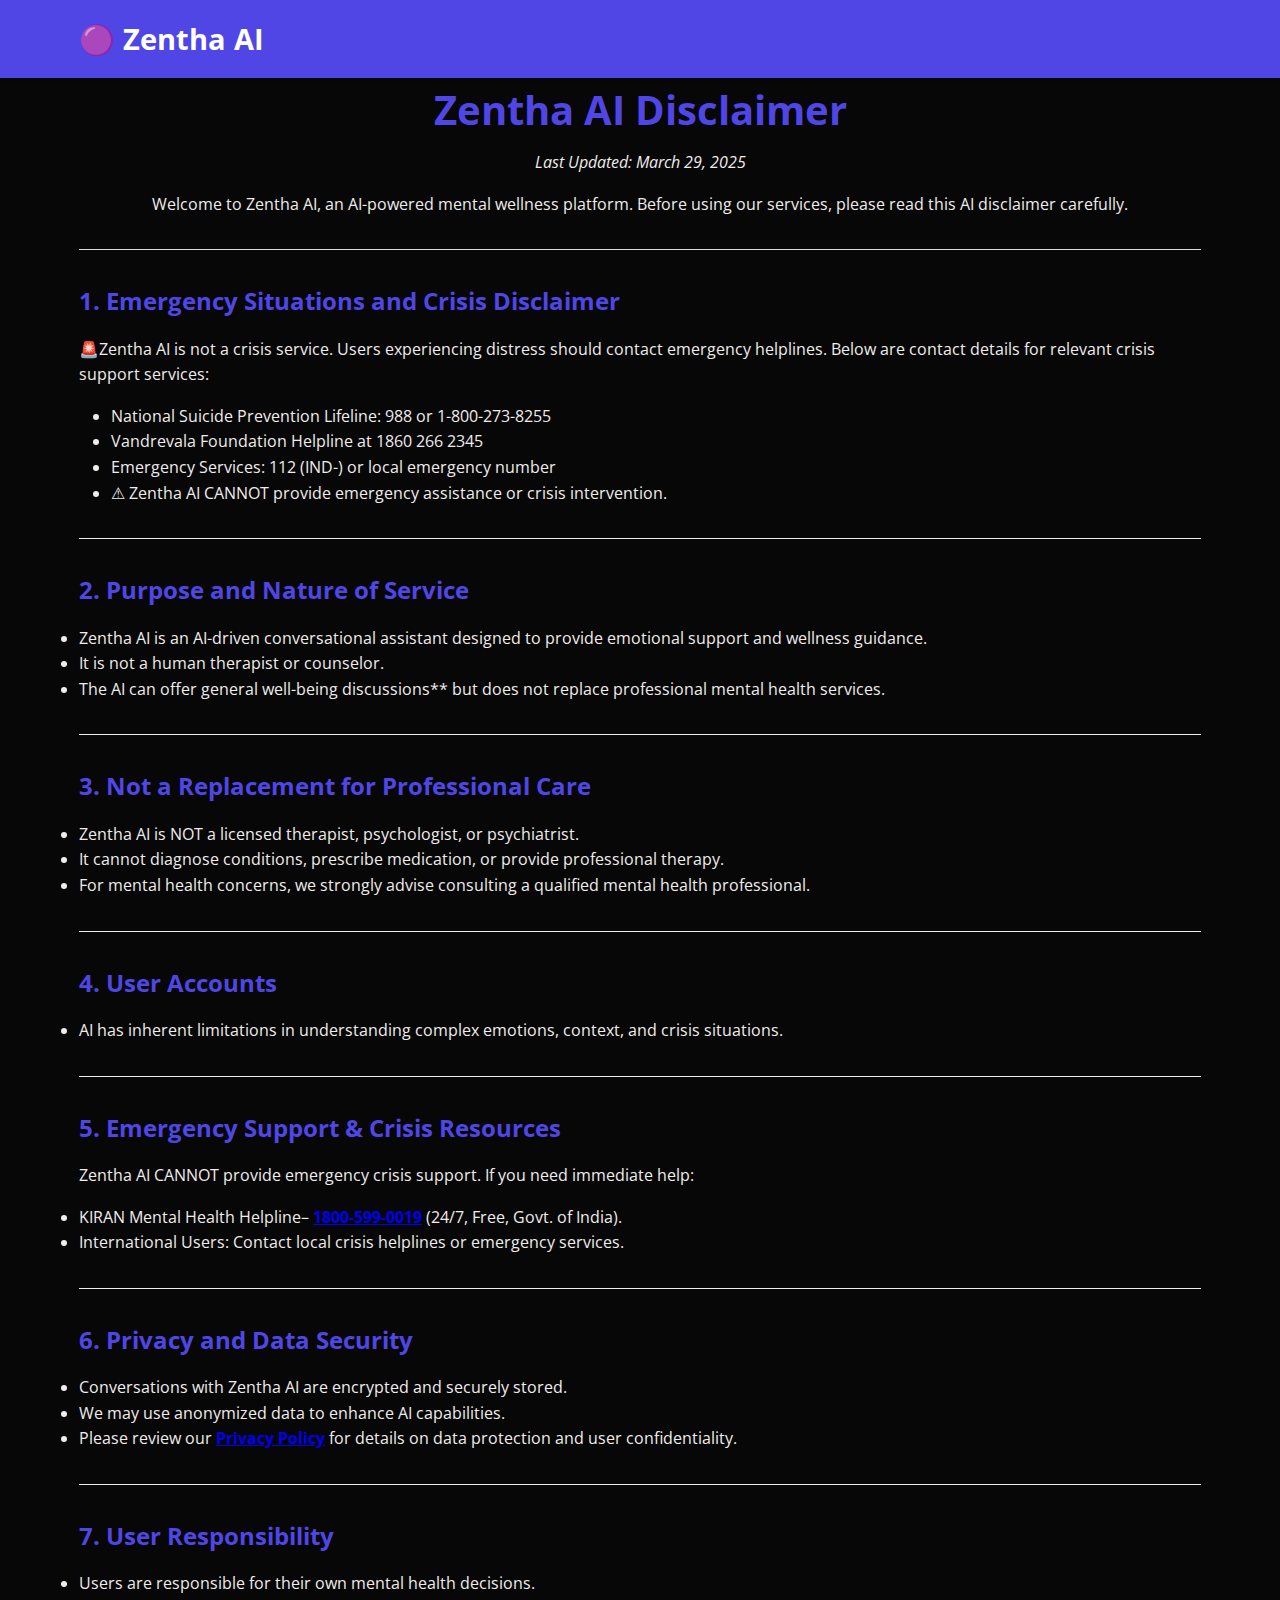
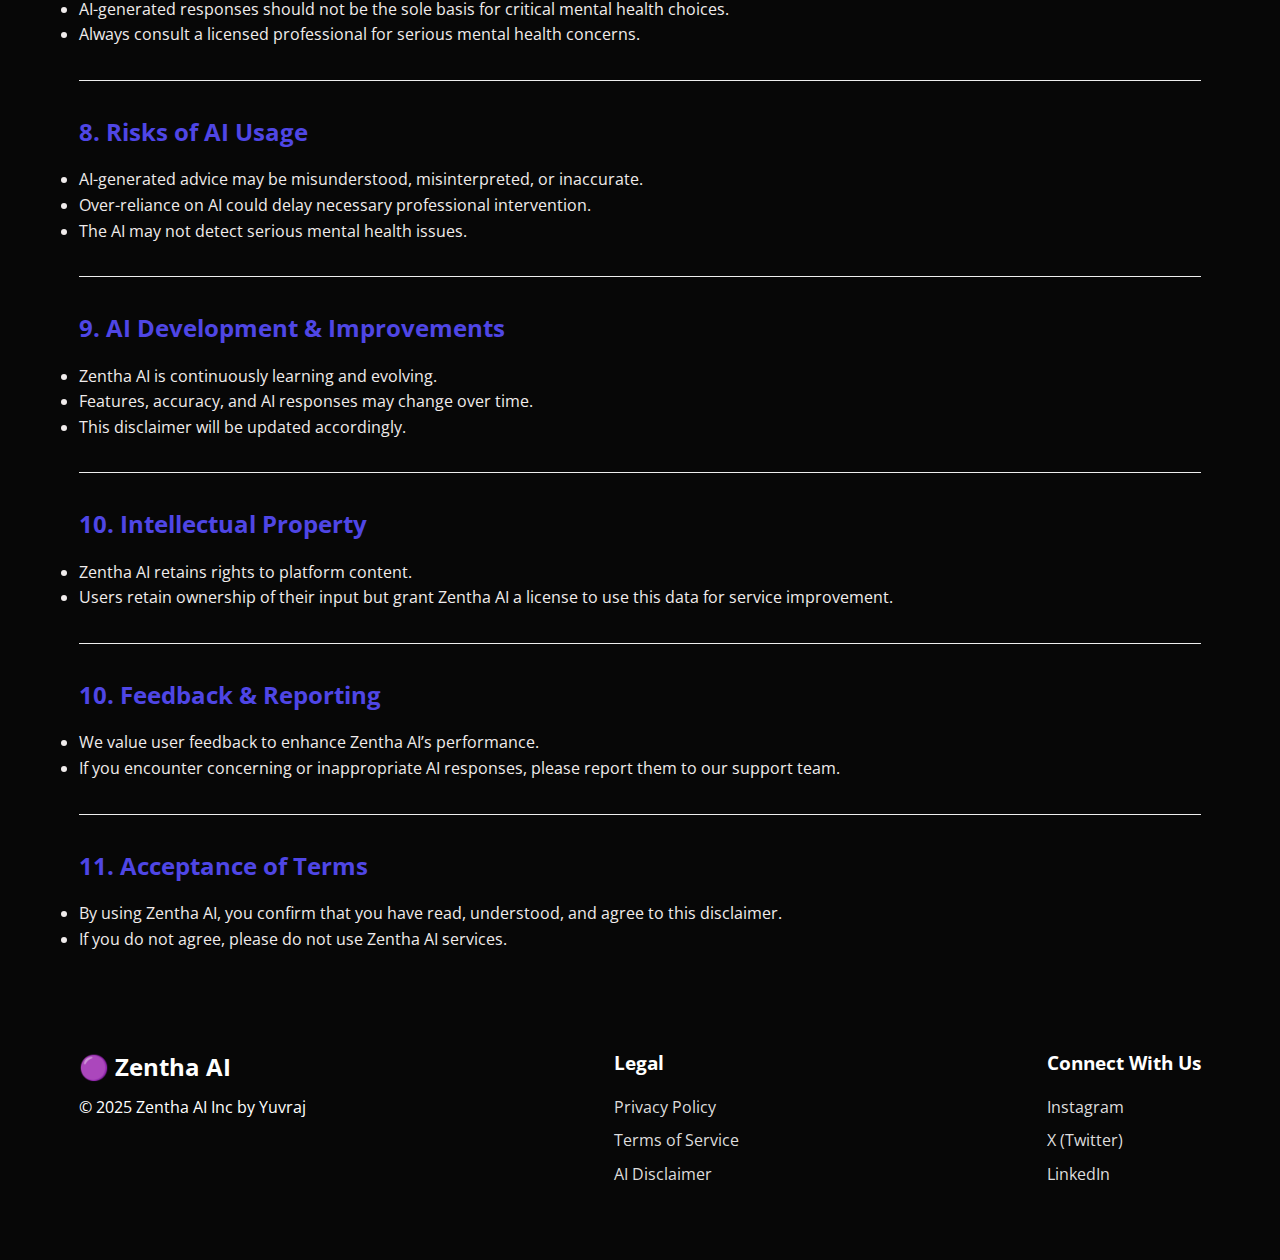
<file: FRONTEND/ai_diclamer/ai_diclamer.html>
<!DOCTYPE html>
<html lang="en">
<head>
    <meta charset="UTF-8">
    <meta name="viewport" content="width=device-width, initial-scale=1.0">
    <title>🟣Zentha AI</title>
    
    <link rel="stylesheet" href="/FRONTEND/ai_diclamer/ai_disclamer.css">
</head>
<body>
    
    <header>
        <div class="container">
            <h1><a href="/FRONTEND/home/index.html" style="color: white; text-decoration: none;">🟣 Zentha AI</a></h1>
        </div>
    </header>

    <main class="container">
        <div class="policy-header">
            <h1>Zentha AI Disclaimer</h1>
            <p class="last-updated">Last Updated: March 29, 2025</p>
            <p>Welcome to Zentha AI, an AI-powered mental wellness platform. Before using our services, please read this AI disclaimer carefully. </p>
        </div>

        <section id="emergency-disclaimer">
            <h2>1. Emergency Situations and Crisis Disclaimer</h2>
            <p>🚨Zentha AI is not a crisis service. Users experiencing distress should contact emergency helplines.
             Below are contact details for relevant crisis support services:</p>
            <ul>
                <li>National Suicide Prevention Lifeline: 988 or 1-800-273-8255</li>
                <li>Vandrevala Foundation Helpline at 1860 266 2345</li>
                <li>Emergency Services: 112 (IND-) or local emergency number</li>
                <li>⚠ Zentha AI CANNOT provide emergency assistance or crisis intervention.</li>
            </ul>
        </section>

        <section id="Purpose and Nature of Service">
            <h2>2. Purpose and Nature of Service</h2>
            <p>
                <li>Zentha AI is an AI-driven conversational assistant designed to provide emotional support and wellness guidance.</li>
                <li>It is not a human therapist or counselor.</li>
                <li>The AI can offer general well-being discussions** but does not replace professional mental health services.</li>
            </p>
        </section>

        <section id="Not a Replacement for Professional Care">
            <h2>3. Not a Replacement for Professional Care</h2>
               <p>
                <li>Zentha AI is NOT a licensed therapist, psychologist, or psychiatrist.</li>
                <li>It cannot diagnose conditions, prescribe medication, or provide professional therapy.</li>
                <li>For mental health concerns, we strongly advise consulting a qualified mental health professional.</li>
               </p>
        </section>

        <section id="AI Limitations">
            <h2>4. User Accounts</h2>
                <p>
                    <li>AI has inherent limitations in understanding complex emotions, context, and crisis situations.</li>
                </p>
        </section>

        <section id="Emergency Support & Crisis Resources">
            <h2>5. Emergency Support & Crisis Resources</h2>
           <p>Zentha AI CANNOT provide emergency crisis support. If you need immediate help:</p>
            <p>
            <li> KIRAN Mental Health Helpline– <a href="tel:18005990019"><strong>1800-599-0019</strong></a>
                (24/7, Free, Govt. of India).</li>
            <li>International Users: Contact local crisis helplines or emergency services.</li>
           </p>
        </section>

        <section id="Privacy and Data Security">
            <h2>6. Privacy and Data Security</h2>
            <p><li>Conversations with Zentha AI are encrypted and securely stored.</li>
               <li>We may use anonymized data to enhance AI capabilities.</li>
               <li>Please review our <a href="privacy_policy.html"><strong>Privacy Policy</strong></a>
 for details on data protection and user confidentiality.</li>
            </p>
        </section>

        <section id="User Responsibility">
            <h2>7. User Responsibility</h2>
            <p>
                <li>Users are responsible for their own mental health decisions.</li>
                <li>AI-generated responses should not be the sole basis for critical mental health choices.</li>
                <li>Always consult a licensed professional for serious mental health concerns.</li>
            </p>
        </section>

        <section id="Risks of AI Usage">
            <h2>8. Risks of AI Usage</h2>
            <p>
                <li>AI-generated advice may be misunderstood, misinterpreted, or inaccurate.</li>
                <li>Over-reliance on AI could delay necessary professional intervention.</li>
                <li>The AI may not detect serious mental health issues. </li>
            </p>
        </section>

        <section id="data-deletion">
            <h2>9. AI Development & Improvements</h2>
            <p>
                <li>Zentha AI is continuously learning and evolving.</li>
                <li>Features, accuracy, and AI responses may change over time.</li>
                <li>This disclaimer will be updated accordingly.</li>
            </p>
        </section>

        <section id="intellectual-property">
            <h2>10. Intellectual Property</h2>
            <p><li>Zentha AI retains rights to platform content.</li>
            <li>Users retain ownership of their input but grant Zentha AI a license to use this data for service improvement.</li></p>
        </section>

        <section id="Feedback & Reporting">
            <h2>10. Feedback & Reporting</h2>
            <p>
                <li>We value user feedback to enhance Zentha AI’s performance.</li>
                <li>If you encounter concerning or inappropriate AI responses, please report them to our support team.</li>
            </p>
        </section>

        <section id="11. Acceptance of Terms">
            <h2>11. Acceptance of Terms</h2>
            <p>
                <li>By using Zentha AI, you confirm that you have read, understood, and agree to this disclaimer.</li>
                <li>If you do not agree, please do not use Zentha AI services.</li>
            </p>
        </section>
    </main>

    <footer>
        <div class="container">
            <div class="footer-content">
                <div class="footer-brand">
                    <h3><a href="/home/index.html" style="color: white; text-decoration: none;">🟣 Zentha AI</a></h3>
                    <p>© 2025 Zentha AI Inc by Yuvraj</p>
                </div>
                <div class="footer-links">
                    <h4>Legal</h4>
                    <ul>
                        <li><a href="/FRONTEND/privacy/ privacy_policy.html">Privacy Policy</a></li>
                        <li><a href="/FRONTEND/terms_of_service/terms_of_service.html">Terms of Service</a></li>
                        <li><a href="/FRONTEND/ai_diclamer/ai_diclamer.html">AI Disclaimer</a></li>
                    </ul>
                </div>
                <div class="footer-social">
                    <h4>Connect With Us</h4>
                    <ul>
                        <li><a href="https://www.instagram.com/zentha.ai">Instagram</a></li>
                        <li><a href="#">X (Twitter)</a></li>
                        <li><a href="https://www.linkedin.com/company/zenthaai/">LinkedIn</a></li>
                    </ul>
                </div>
            </div>
        </div>
    </footer>
</body>
</html>
</file>
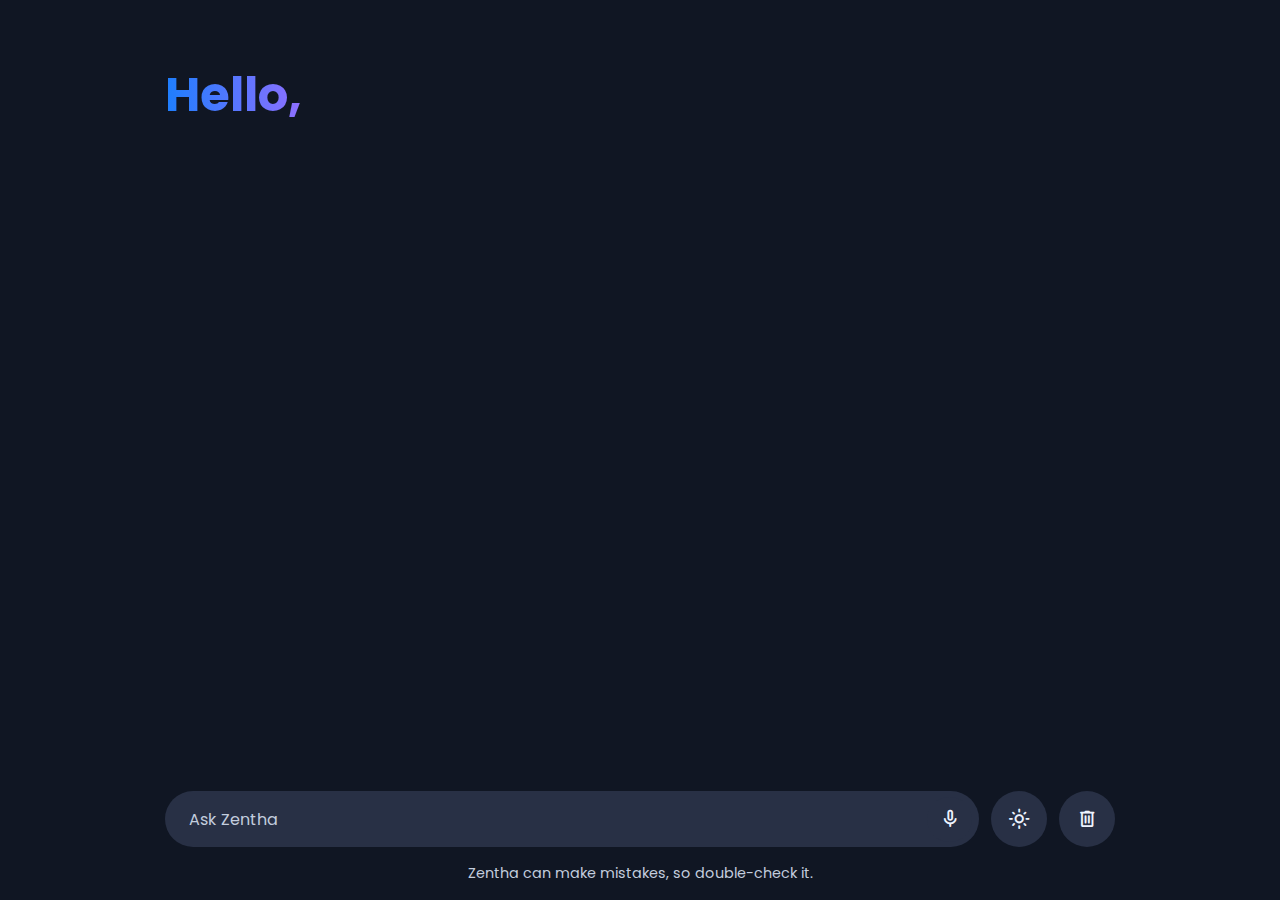
<file: FRONTEND/chat/home.html>
<!DOCTYPE html>
<html lang="en">

<head>
  <meta charset="UTF-8" />
  <meta name="viewport" content="width=device-width, initial-scale=1.0" />
  <title>🟣Zentha</title>
  <!-- Linking Google Fonts For Icons -->
  <link rel="stylesheet"
  href="https://fonts.googleapis.com/css2?family=Material+Symbols+Rounded" rel="stylesheet"
  href="https://fonts.googleapis.com/css2?family=Material+Symbols+Rounded:opsz,wght,FILL,GRAD@32,400,0,0" />
  <link rel="stylesheet" href="/FRONTEND/chat/home.css" />
</head>

<body>
  <div class="container">
    <!-- App Header -->
    <header class="app-header">
      <h1 class="heading">Hello, there</h1>
      <h4 class="sub-heading">How can I help you today?</h4>
    </header>


    <!-- Chats -->
    <div class="chats-container"></div>

    <!-- Prompt Input -->
    <div class="prompt-container">
      <div class="prompt-wrapper">
        <form action="#" class="prompt-form">
          <input type="text" placeholder="Ask Zentha" class="prompt-input" required />
          <div class="prompt-actions">

            <!-- Voice Input Button -->
            <button id="voice-input-btn" type="button" class="material-symbols-rounded">mic</button>
            <!-- Send Prompt and Stop Response Buttons -->
            <button id="stop-response-btn" type="button" class="material-symbols-rounded">stop_circle</button>
            <button id="send-prompt-btn" class="material-symbols-rounded">arrow_upward</button>
          </div>
        </form>

        <!-- Theme and Delete Chats Buttons -->
        <button id="theme-toggle-btn" class="material-symbols-rounded">light_mode</button>
        <button id="delete-chats-btn" class="material-symbols-rounded">delete</button>
      </div>

      <p class="disclaimer-text">Zentha can make mistakes, so double-check it.</p>
    </div>
  </div>

  <script src="/FRONTEND/chat/home.js"></script>
</body>

</html>



<!-- pwovGDNcrdwVRmXiUA0 -->
</file>
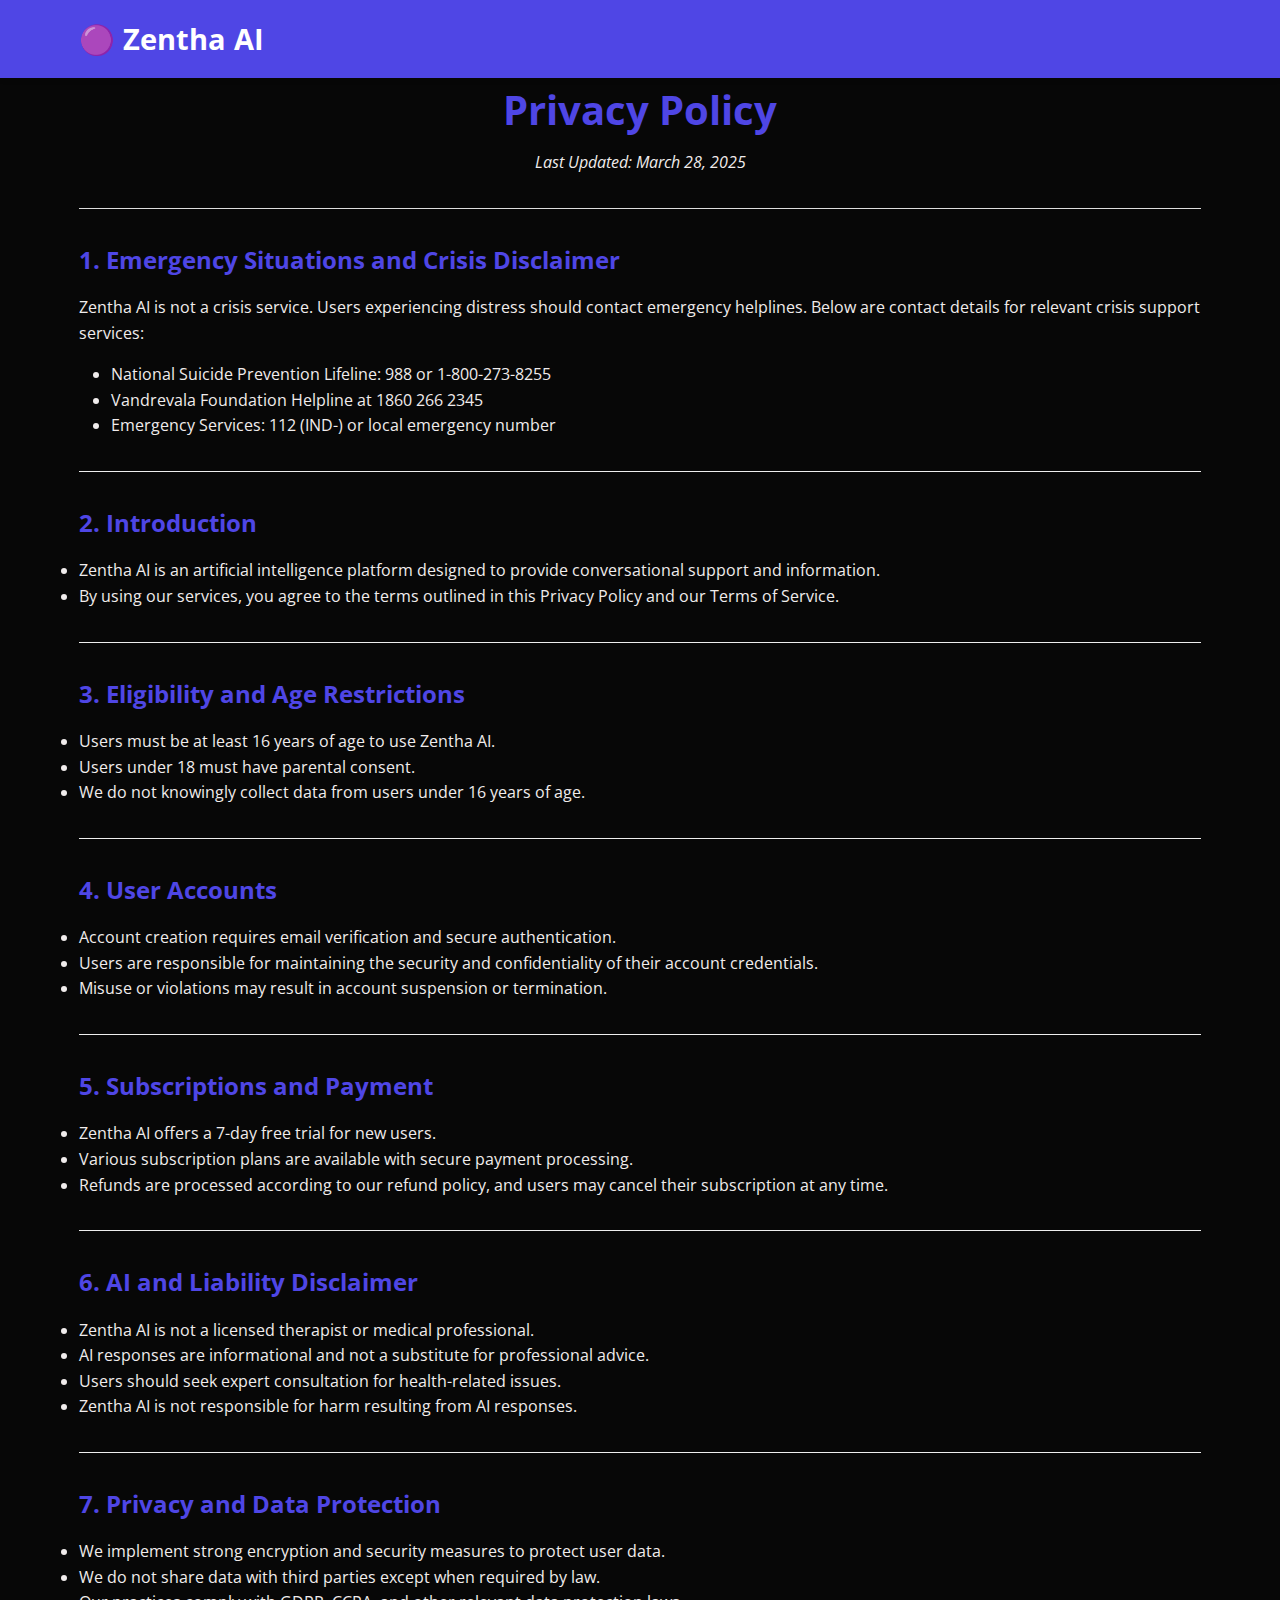
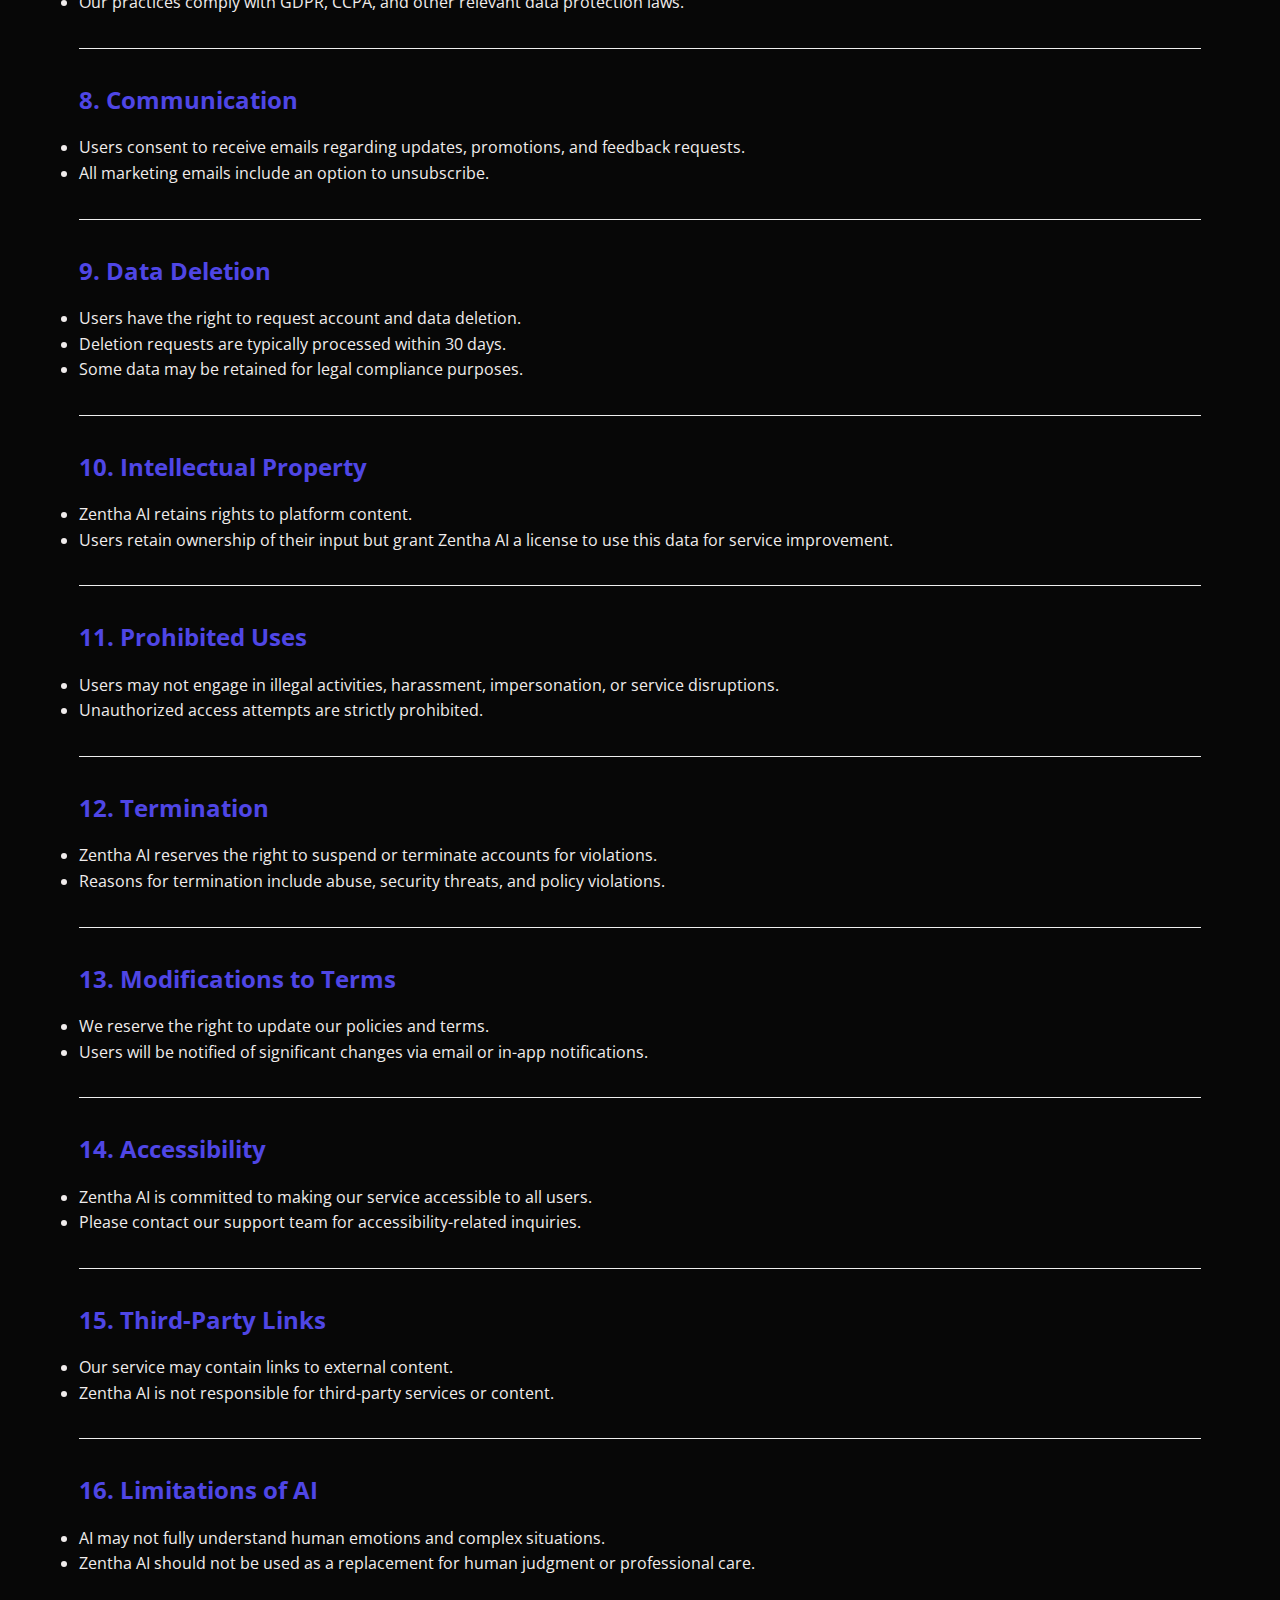
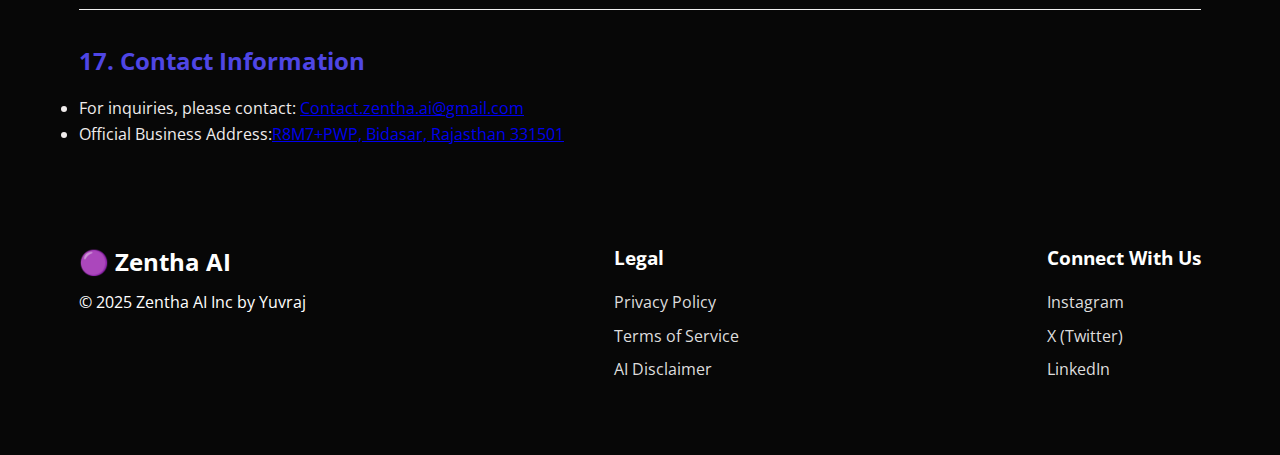
<file: FRONTEND/privacy/ privacy_policy.html>
<!DOCTYPE html>
<html lang="en">
<head>
    <meta charset="UTF-8">
    <meta name="viewport" content="width=device-width, initial-scale=1.0">
    <title>🟣Zentha AI</title>
    
    <link rel="stylesheet" href="/FRONTEND/privacy/privacy.css">
    
</head>
<body>
    
    <header>
        <div class="container">
            <h1><a href="/FRONTEND/FRONTEND/home/index.html" style="color: white; text-decoration: none;">🟣 Zentha AI</a></h1>
        </div>
    </header>

    <main class="container">
        <div class="policy-header">
            <h1>Privacy Policy</h1>
            <p class="last-updated">Last Updated: March 28, 2025</p>
        </div>

        <section id="emergency-disclaimer">
            <h2>1. Emergency Situations and Crisis Disclaimer</h2>
            <p>Zentha AI is not a crisis service. Users experiencing distress should contact emergency helplines.
             Below are contact details for relevant crisis support services:</p>
            <ul>
                <li>National Suicide Prevention Lifeline: 988 or 1-800-273-8255</li>
                <li>Vandrevala Foundation Helpline at 1860 266 2345</li>
                <li>Emergency Services: 112 (IND-) or local emergency number</li>
            </ul>
        </section>

        <section id="introduction">
            <h2>2. Introduction</h2>
            <p><li>Zentha AI is an artificial intelligence platform designed to provide conversational support and information.</li> 
               <li>By using our services, you agree to the terms outlined in this Privacy Policy and our Terms of Service.</li></p>
        </section>

        <section id="eligibility">
            <h2>3. Eligibility and Age Restrictions</h2>
            <p><li>Users must be at least 16 years of age to use Zentha AI. </li>
               <li>Users under 18 must have parental consent.</li>
               <li>We do not knowingly collect data from users under 16 years of age.</li></p>
        </section>

        <section id="user-accounts">
            <h2>4. User Accounts</h2>
            <p> <li>Account creation requires email verification and secure authentication.</li>
                <li>Users are responsible for maintaining the security and confidentiality of their account credentials. </li>
                <li>Misuse or violations may result in account suspension or termination.</li></p>
        </section>

        <section id="subscriptions">
            <h2>5. Subscriptions and Payment</h2>
            <p> <li>Zentha AI offers a 7-day free trial for new users.</li>
                <li>Various subscription plans are available with secure payment processing.</li> 
                <li>Refunds are processed according to our refund policy, and users may cancel their subscription at any time.</li></p>
        </section>

        <section id="liability">
            <h2>6. AI and Liability Disclaimer</h2>
            <p><li>Zentha AI is not a licensed therapist or medical professional.</li>
               <li>AI responses are informational and not a substitute for professional advice.</li>
               <li>Users should seek expert consultation for health-related issues.</li> 
               <li>Zentha AI is not responsible for harm resulting from AI responses.</li></p>
        </section>

        <section id="privacy">
            <h2>7. Privacy and Data Protection</h2>
            <p><li>We implement strong encryption and security measures to protect user data.</li>
               <li>We do not share data with third parties except when required by law.</li> 
               <li>Our practices comply with GDPR, CCPA, and other relevant data protection laws.</li></p>
        </section>

        <section id="communication">
            <h2>8. Communication</h2>
            <p><li>Users consent to receive emails regarding updates, promotions, and feedback requests.</li>
            <li>All marketing emails include an option to unsubscribe.</li></p>
        </section>

        <section id="data-deletion">
            <h2>9. Data Deletion</h2>
            <p><li>Users have the right to request account and data deletion.</li>
            <li> Deletion requests are typically processed within 30 days.</li>
            <li>Some data may be retained for legal compliance purposes.</li></p>
        </section>

        <section id="intellectual-property">
            <h2>10. Intellectual Property</h2>
            <p><li>Zentha AI retains rights to platform content.</li>
            <li>Users retain ownership of their input but grant Zentha AI a license to use this data for service improvement.</li></p>
        </section>

        <section id="prohibited-uses">
            <h2>11. Prohibited Uses</h2>
            <p><li>Users may not engage in illegal activities, harassment, impersonation, or service disruptions. </li>
            <li>Unauthorized access attempts are strictly prohibited.</li></p>
        </section>

        <section id="termination">
            <h2>12. Termination</h2>
            <p><li>Zentha AI reserves the right to suspend or terminate accounts for violations. </li>
            <li>Reasons for termination include abuse, security threats, and policy violations.</li></p>
        </section>

        <section id="modifications">
            <h2>13. Modifications to Terms</h2>
            <p><li>We reserve the right to update our policies and terms. </li>
            <li>Users will be notified of significant changes via email or in-app notifications.</li></p>
        </section>

        <section id="accessibility">
            <h2>14. Accessibility</h2>
            <p><li>Zentha AI is committed to making our service accessible to all users. </li>
            <li>Please contact our support team for accessibility-related inquiries.</li></p>
        </section>

        <section id="third-party">
            <h2>15. Third-Party Links</h2>
            <p><li>Our service may contain links to external content. </li>
            <li>Zentha AI is not responsible for third-party services or content.</li></p>
        </section>

        <section id="limitations">
            <h2>16. Limitations of AI</h2>
            <p><li>AI may not fully understand human emotions and complex situations. </li>
            <li>Zentha AI should not be used as a replacement for human judgment or professional care.</li></p>
        </section>

        <section id="contact">
            <h2>17. Contact Information</h2>
            <p><li>For inquiries, please contact: <a href="mailto:Contact.zentha.ai@gmail.com">Contact.zentha.ai@gmail.com</a></li>
            <li>Official Business Address:<a href="https://www.google.com/maps/search/?api=1&query=R8M7%2BPWP%2C+Bidasar%2C+Rajasthan+331501" target="_blank">R8M7+PWP, Bidasar, Rajasthan 331501</a></li></p>

        </section>
    </main>

    <footer>
        <div class="container">
            <div class="footer-content">
                <div class="footer-brand">
                    <h3><a href="/FRONTEND/home/index.html" style="color: white; text-decoration: none;">🟣 Zentha AI</a></h3>
                    <p>© 2025 Zentha AI Inc by Yuvraj</p>
                </div>
                <div class="footer-links">
                    <h4>Legal</h4>
                    <ul>
                        <li><a href="/FRONTEND/privacy/ privacy_policy.html">Privacy Policy</a></li>
                        <li><a href="/FRONTEND/terms_of_service/terms_of_service.html">Terms of Service</a></li>
                        <li><a href="/FRONTEND/ai_diclamer/ai_diclamer.html">AI Disclaimer</a></li>
                    </ul>
                </div>
                <div class="footer-social">
                    <h4>Connect With Us</h4>
                    <ul>
                        <li><a href="https://www.instagram.com/zentha.ai">Instagram</a></li>
                        <li><a href="#">X (Twitter)</a></li>
                        <li><a href="https://www.linkedin.com/company/zenthaai/">LinkedIn</a></li>
                    </ul>
                </div>
            </div>
        </div>
    </footer>
</body>
</html>
</file>
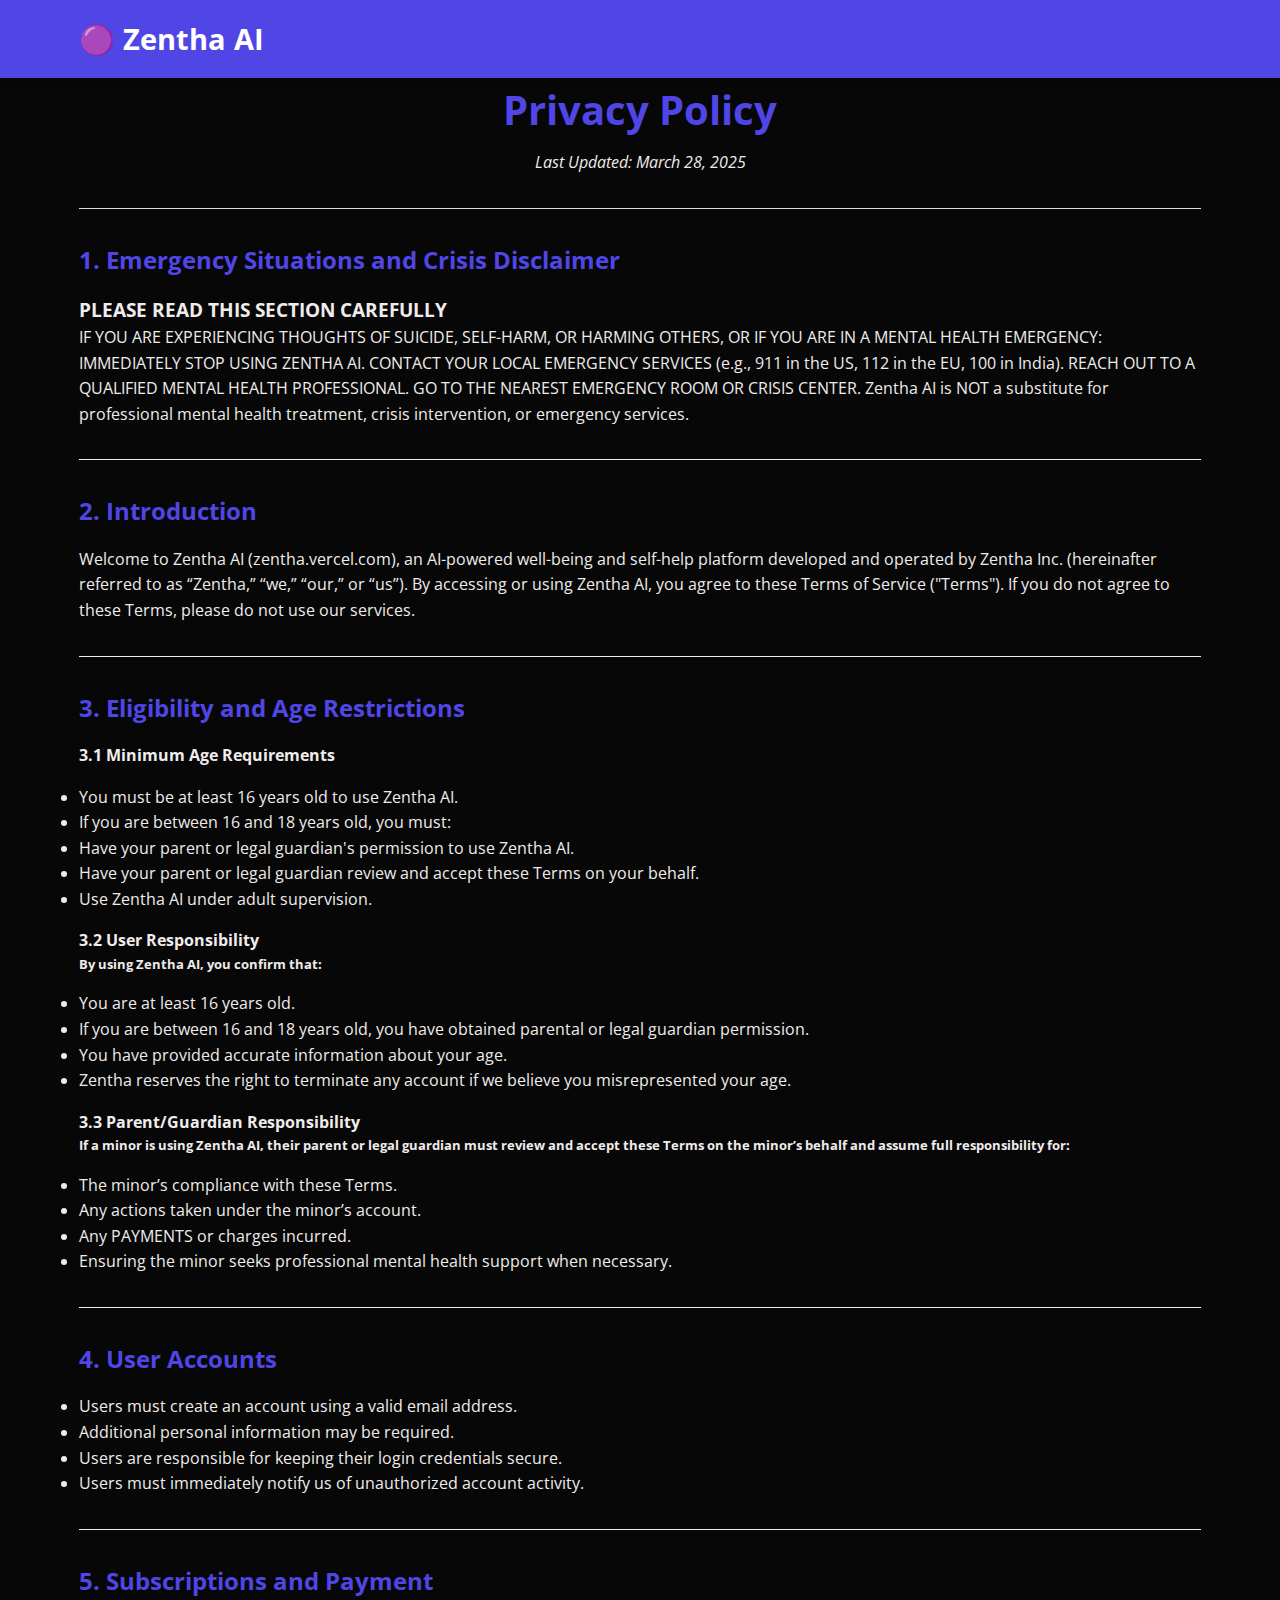
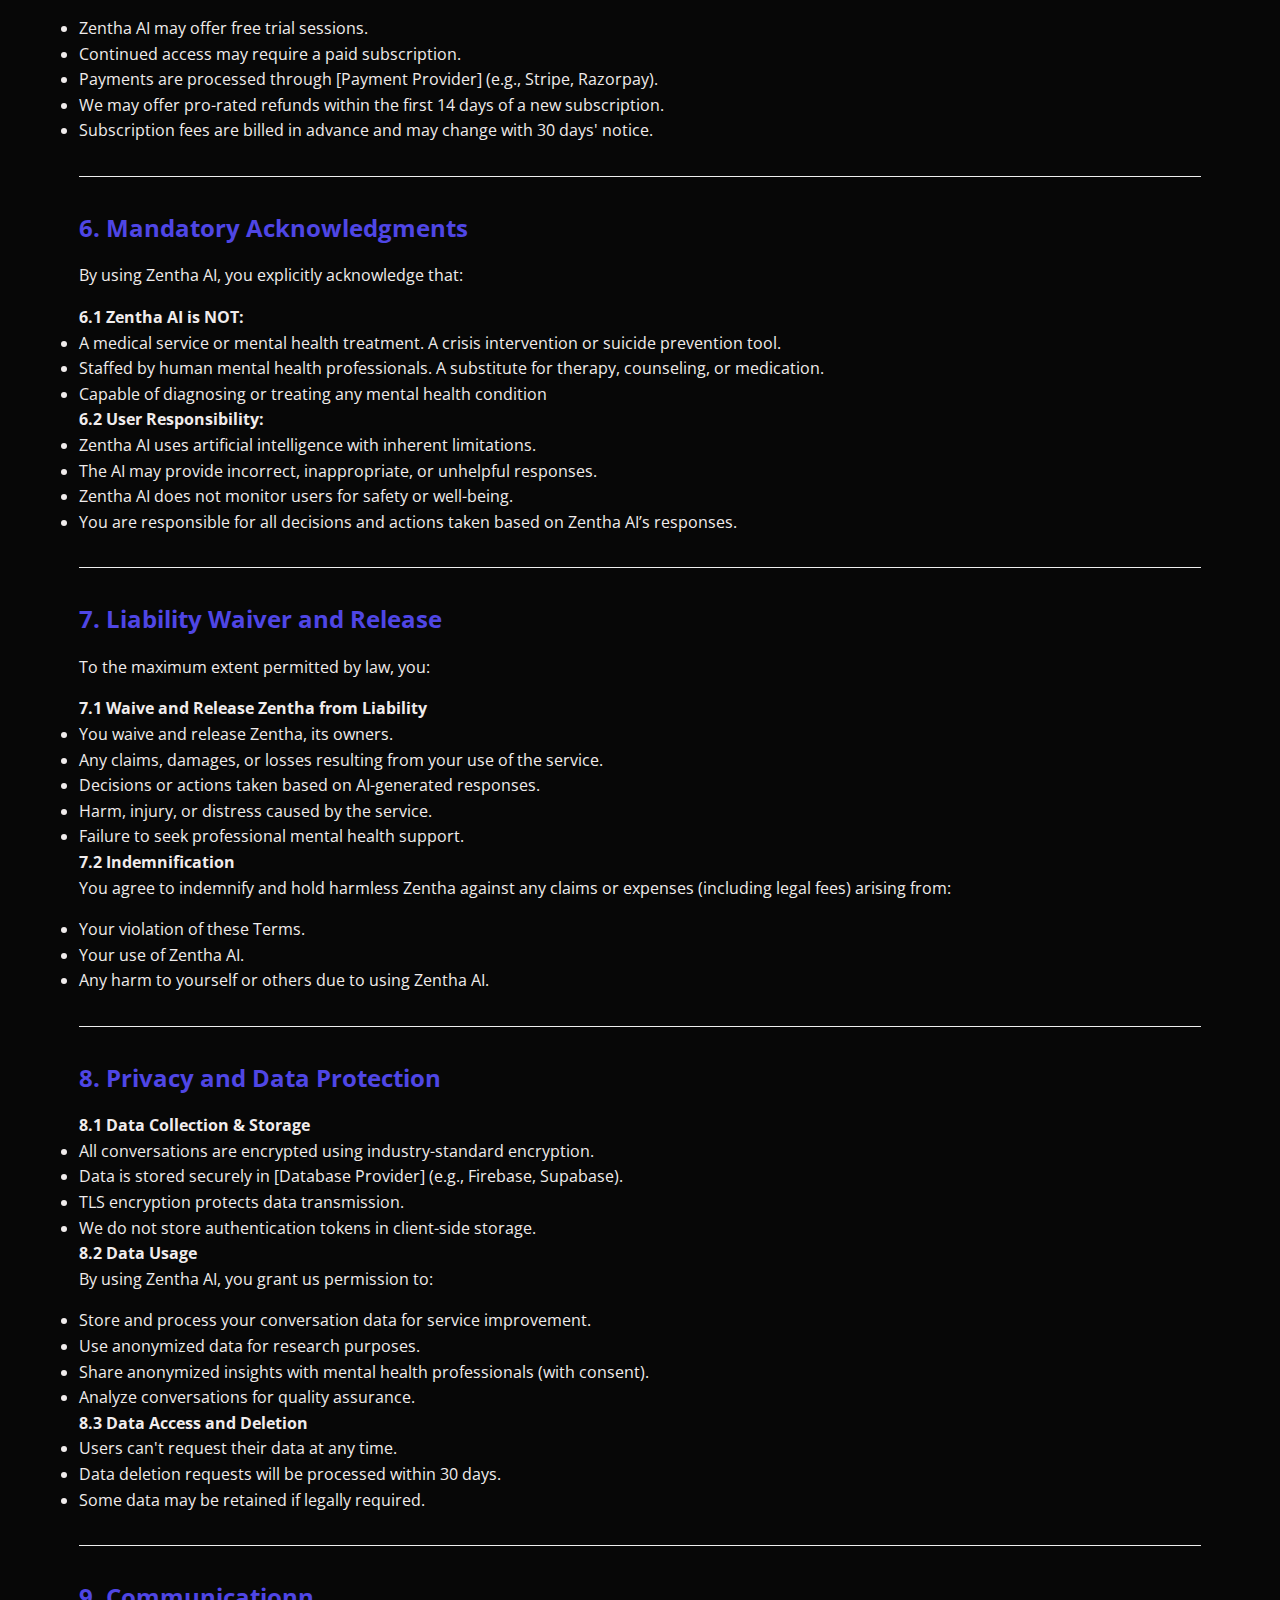
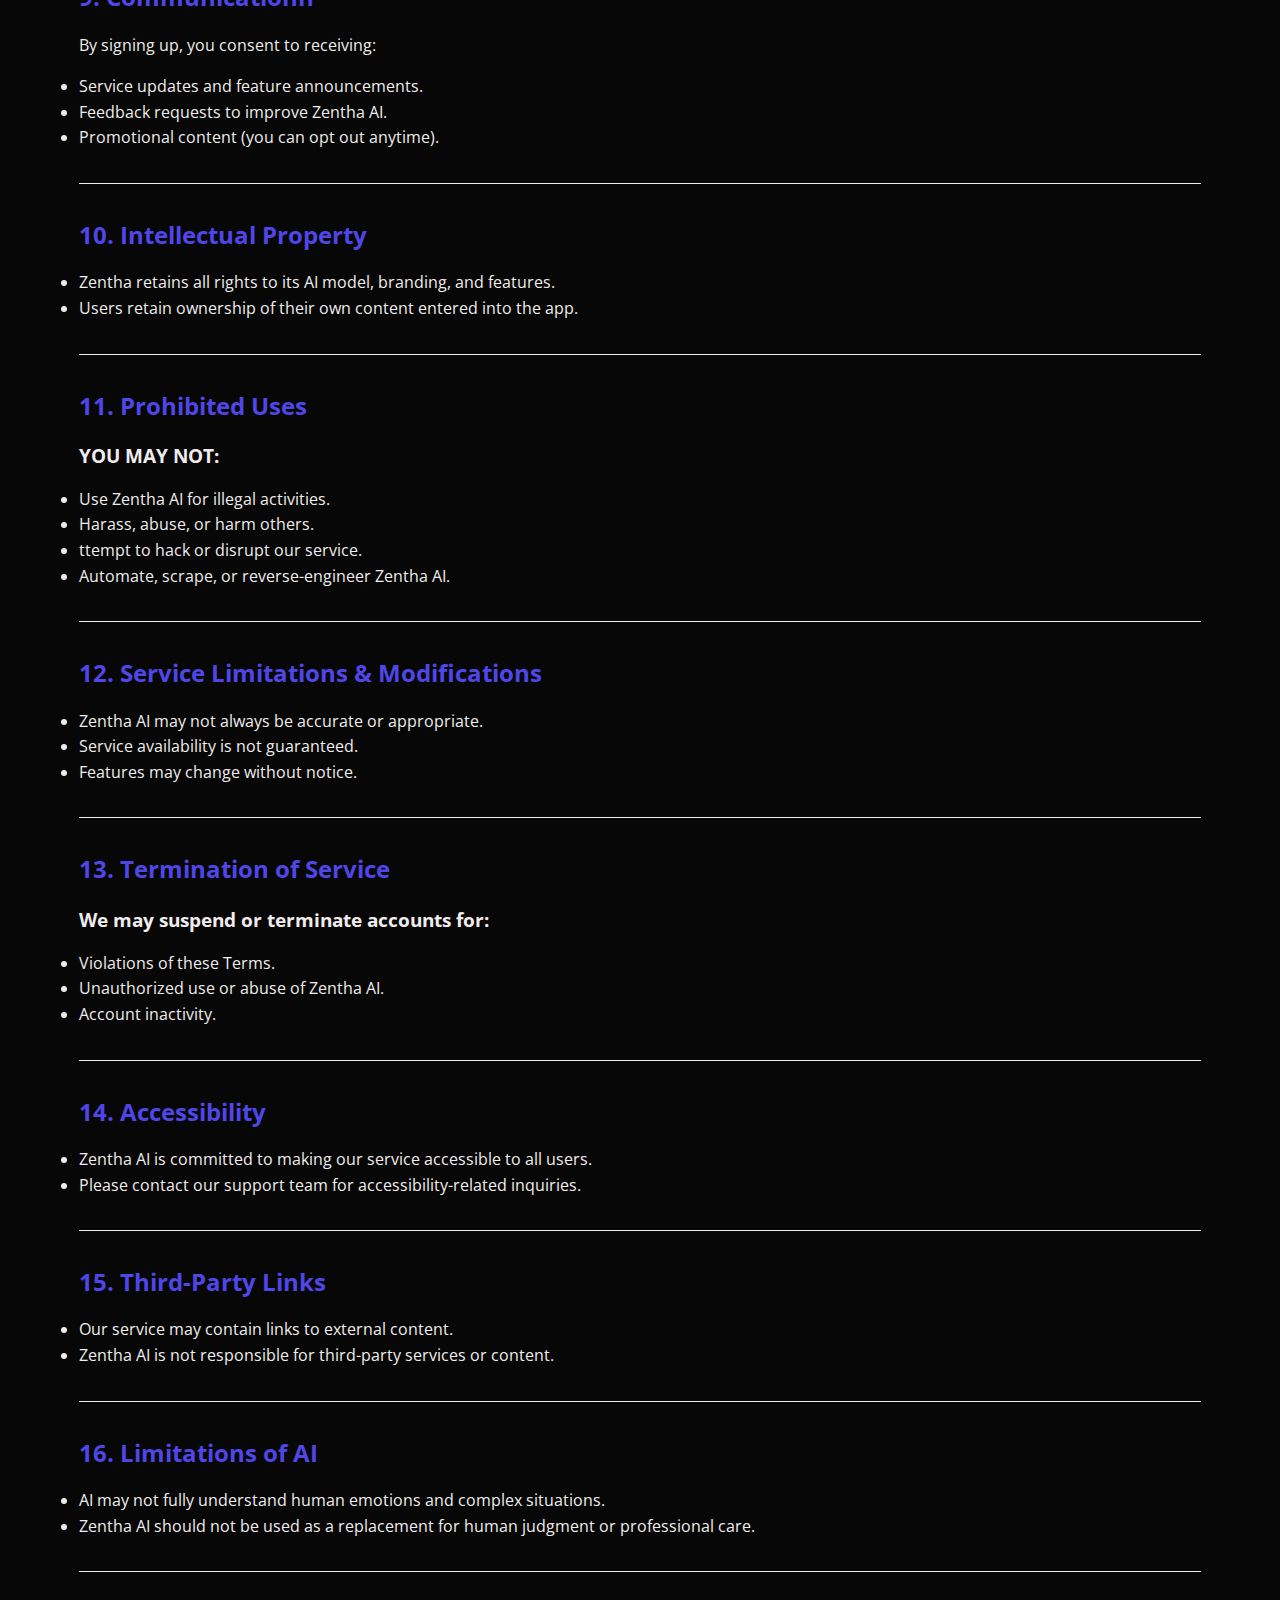
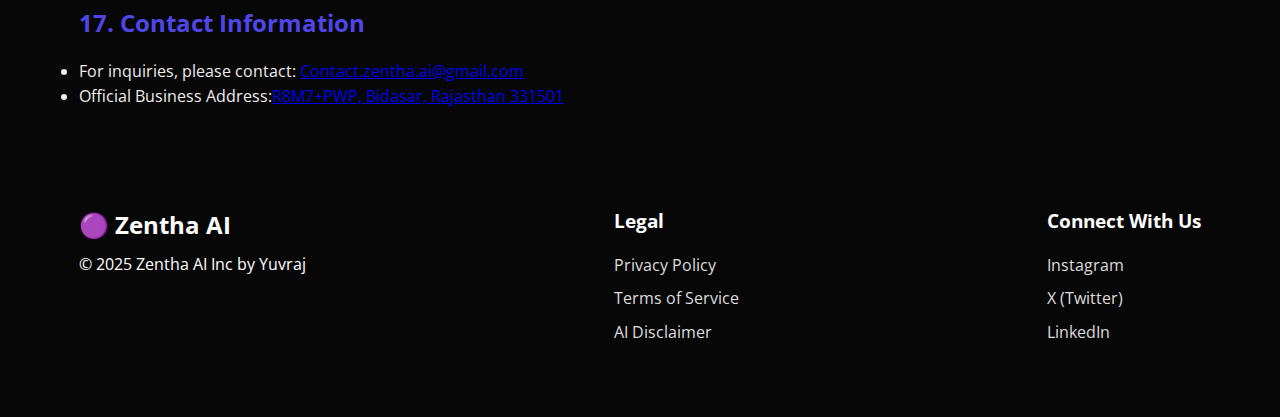
<file: FRONTEND/terms_of_service/terms_of_service.html>
<!DOCTYPE html>
<html lang="en">

<head>
    <meta charset="UTF-8">
    <meta name="viewport" content="width=device-width, initial-scale=1.0">
    <title>🟣Zentha AI</title>

    <link rel="stylesheet" href="/FRONTEND/privacy/privacy.css">
</head>

<body>

    <header>
        <div class="container">
            <h1><a href="/FRONTEND/home/index.html" style="color: white; text-decoration: none;">🟣 Zentha AI</a></h1>
        </div>
    </header>

    <main class="container">
        <div class="policy-header">
            <h1>Privacy Policy</h1>
            <p class="last-updated">Last Updated: March 28, 2025</p>
        </div>

        <section id="emergency-disclaimer">
            <h2>1. Emergency Situations and Crisis Disclaimer</h2>
            <h3>PLEASE READ THIS SECTION CAREFULLY</h3>
            <p>IF YOU ARE EXPERIENCING THOUGHTS OF SUICIDE, SELF-HARM, OR HARMING OTHERS, OR IF YOU ARE IN A MENTAL
                HEALTH EMERGENCY:
                IMMEDIATELY STOP USING ZENTHA AI.
                CONTACT YOUR LOCAL EMERGENCY SERVICES (e.g., 911 in the US, 112 in the EU, 100 in India).
                REACH OUT TO A QUALIFIED MENTAL HEALTH PROFESSIONAL.
                GO TO THE NEAREST EMERGENCY ROOM OR CRISIS CENTER.
                Zentha AI is NOT a substitute for professional mental health treatment, crisis intervention, or
                emergency services.
            </p>

        </section>

        <section id="introduction">
            <h2>2. Introduction</h2>
            <p>Welcome to Zentha AI (zentha.vercel.com), an AI-powered well-being and self-help platform developed and
                operated by Zentha Inc. (hereinafter referred to as “Zentha,” “we,” “our,” or “us”).
                By accessing or using Zentha AI, you agree to these Terms of Service ("Terms"). If you do not agree to
                these Terms, please do not use our services.</p>
        </section>

        <section id="eligibility">
            <h2>3. Eligibility and Age Restrictions</h2>
            <h4>3.1 Minimum Age Requirements</h4>
            <p>
                <li>You must be at least 16 years old to use Zentha AI.</li>
                <li>If you are between 16 and 18 years old, you must:</li>
                <li>Have your parent or legal guardian's permission to use Zentha AI.</li>
                <li>Have your parent or legal guardian review and accept these Terms on your behalf.</li>
                <li>Use Zentha AI under adult supervision.</li>
            </p>

            <h4>3.2 User Responsibility</h4>
            <h5>By using Zentha AI, you confirm that:</h5>
            <p>
                <li>You are at least 16 years old.</li>
                <li>If you are between 16 and 18 years old, you have obtained parental or legal guardian permission.
                </li>
                <li>You have provided accurate information about your age.</li>
                <li>Zentha reserves the right to terminate any account if we believe you misrepresented your age.</li>
            </p>


            <h4>3.3 Parent/Guardian Responsibility</h4>
            <h5>If a minor is using Zentha AI, their parent or legal guardian must review and accept these Terms on the
                minor’s behalf and assume full responsibility for:</h5>
            <p>
                <li>The minor’s compliance with these Terms.</li>
                <li>Any actions taken under the minor’s account.</li>
                <li>Any PAYMENTS or charges incurred.</li>
                <li>Ensuring the minor seeks professional mental health support when necessary.</li>
            </p>
        </section>

        <section id="user-accounts">
            <h2>4. User Accounts</h2>
            <p>
                <li>Users must create an account using a valid email address.</li>
                <li>Additional personal information may be required.</li>
                <li>Users are responsible for keeping their login credentials secure.</li>
                <li>Users must immediately notify us of unauthorized account activity.</li>
            </p>
        </section>

        <section id="subscriptions">
            <h2>5. Subscriptions and Payment</h2>
            <p>
                <li>Zentha AI may offer free trial sessions.</li>
                <li>Continued access may require a paid subscription.</li>
                <li>Payments are processed through [Payment Provider] (e.g., Stripe, Razorpay).</li>
                <li>We may offer pro-rated refunds within the first 14 days of a new subscription.</li>
                <li>Subscription fees are billed in advance and may change with 30 days' notice.</li>
            </p>
        </section>

        <section id="Acknowledgments">
            <h2>6. Mandatory Acknowledgments</h2>
            <p>By using Zentha AI, you explicitly acknowledge that:</p>
            <p>
            <h4>6.1 Zentha AI is NOT:</h4>
            <li>A medical service or mental health treatment.
                A crisis intervention or suicide prevention tool.</li>
            <li>
                Staffed by human mental health professionals.
                A substitute for therapy, counseling, or medication.</li>
            <li>Capable of diagnosing or treating any mental health condition</li>

            <h4>6.2 User Responsibility:</h4>


            <li>Zentha AI uses artificial intelligence with inherent limitations.</li>
            <li>The AI may provide incorrect, inappropriate, or unhelpful responses.</li>
            <li>Zentha AI does not monitor users for safety or well-being.</li>
            <li>You are responsible for all decisions and actions taken based on Zentha AI’s responses.</li>
            </p>
        </section>

        <section id="Liability">
            <h2>7. Liability Waiver and Release</h2>
            <p>To the maximum extent permitted by law, you: </p>
            <p>
            <h4>7.1 Waive and Release Zentha from Liability</h4>
            <li>You waive and release Zentha, its owners.</li>
            <li>Any claims, damages, or losses resulting from your use of the service.</li>
            <li>Decisions or actions taken based on AI-generated responses.</li>
            <li>Harm, injury, or distress caused by the service.</li>
            <li> Failure to seek professional mental health support. </li>

            <h4>7.2 Indemnification</h4>
            <p>You agree to indemnify and hold harmless Zentha against any claims or expenses (including legal fees)
                arising from:</p>
            <li>Your violation of these Terms.</li>
            <li>Your use of Zentha AI.</li>
            <li>Any harm to yourself or others due to using Zentha AI.</li>
            </p>
        </section>

        <section id="Privacy">
            <h2>8. Privacy and Data Protection</h2>
            <p>
            <h4>8.1 Data Collection & Storage</h4>
            <li>All conversations are encrypted using industry-standard encryption.</li>
            <li>Data is stored securely in [Database Provider] (e.g., Firebase, Supabase).</li>
            <li>TLS encryption protects data transmission.</li>
            <li>We do not store authentication tokens in client-side storage.</li>
            <h4>8.2 Data Usage</h4>
            <p>By using Zentha AI, you grant us permission to:</p>
            <li>Store and process your conversation data for service improvement.</li>
            <li>Use anonymized data for research purposes.</li>
            <li>Share anonymized insights with mental health professionals (with consent).</li>
            <li>Analyze conversations for quality assurance.</li>

            <h4>8.3 Data Access and Deletion</h4>
            <li>Users can't request their data at any time.</li>
            <li>Data deletion requests will be processed within 30 days.</li>
            <li>Some data may be retained if legally required.</li>
            </p>
        </section>

        <section id="Communication">
            <h2>9. Communicationn</h2>
            <p>
            <p>By signing up, you consent to receiving:</p>
            <li>Service updates and feature announcements.</li>
            <li>Feedback requests to improve Zentha AI.</li>
            <li>Promotional content (you can opt out anytime).</li>
            </p>
        </section>

        <section id="intellectual-property">
            <h2>10. Intellectual Property</h2>
            <p>
                <li>Zentha retains all rights to its AI model, branding, and features.</li>
                <li>Users retain ownership of their own content entered into the app.</li>
            </p>
        </section>

        <section id="prohibited-uses">
            <h2>11. Prohibited Uses</h2>
           <h3>YOU MAY NOT:</h3>
           <p>
                <li>Use Zentha AI for illegal activities.</li>
                <li>Harass, abuse, or harm others.</li>
                <li>ttempt to hack or disrupt our service.</li>
                <li>Automate, scrape, or reverse-engineer Zentha AI.</li>
           </p>
        </section>

        <section id="Service Limitations & Modifications">
            <h2>12. Service Limitations & Modifications</h2>
            <p>
                <li>Zentha AI may not always be accurate or appropriate.</li>
                <li>Service availability is not guaranteed.</li>
                <li>Features may change without notice.</li>
            </p>
        </section>

        <section id="Termination of Service">
            <h2>13. Termination of Service</h2>
            <h3>We may suspend or terminate accounts for:</h3>
             <p>
                <li>Violations of these Terms.</li>
                <li>Unauthorized use or abuse of Zentha AI.</li>
                <li>Account inactivity.</li>
             </p>
        </section>

        <section id="accessibility">
            <h2>14. Accessibility</h2>
            <p>
                <li>Zentha AI is committed to making our service accessible to all users. </li>
                <li>Please contact our support team for accessibility-related inquiries.</li>
            </p>
        </section>

        <section id="third-party">
            <h2>15. Third-Party Links</h2>
            <p>
                <li>Our service may contain links to external content. </li>
                <li>Zentha AI is not responsible for third-party services or content.</li>
            </p>
        </section>

        <section id="limitations">
            <h2>16. Limitations of AI</h2>
            <p>
                <li>AI may not fully understand human emotions and complex situations. </li>
                <li>Zentha AI should not be used as a replacement for human judgment or professional care.</li>
            </p>
        </section>

        <section id="contact">
            <h2>17. Contact Information</h2>
            <p>
                <li>For inquiries, please contact: <a
                        href="mailto:Contact.zentha.ai@gmail.com">Contact.zentha.ai@gmail.com</a></li>
                <li>Official Business Address:<a
                        href="https://www.google.com/maps/search/?api=1&query=R8M7%2BPWP%2C+Bidasar%2C+Rajasthan+331501"
                        target="_blank">R8M7+PWP, Bidasar, Rajasthan 331501</a></li>
            </p>

        </section>
    </main>

    <footer>
        <div class="container">
            <div class="footer-content">
                <div class="footer-brand">
                    <h3><a href="/FRONTEND/home/index.html" style="color: white; text-decoration: none;">🟣 Zentha AI</a></h3>
                    <p>© 2025 Zentha AI Inc by Yuvraj</p>
                </div>
                <div class="footer-links">
                    <h4>Legal</h4>
                    <ul>
                        <li><a href="/FRONTEND/privacy/ privacy_policy.html">Privacy Policy</a></li>
                        <li><a href="/FRONTEND/terms_of_service/terms_of_service.html">Terms of Service</a></li>
                        <li><a href="/FRONTEND/ai_diclamer/ai_diclamer.html">AI Disclaimer</a></li>
                    </ul>
                </div>
                <div class="footer-social">
                    <h4>Connect With Us</h4>
                    <ul>
                        <li><a href="https://www.instagram.com/zentha.ai">Instagram</a></li>
                        <li><a href="#">X (Twitter)</a></li>
                        <li><a href="https://www.linkedin.com/company/zenthaai/">LinkedIn</a></li>
                    </ul>
                </div>
            </div>
        </div>
    </footer>
</body>

</html>
</file>
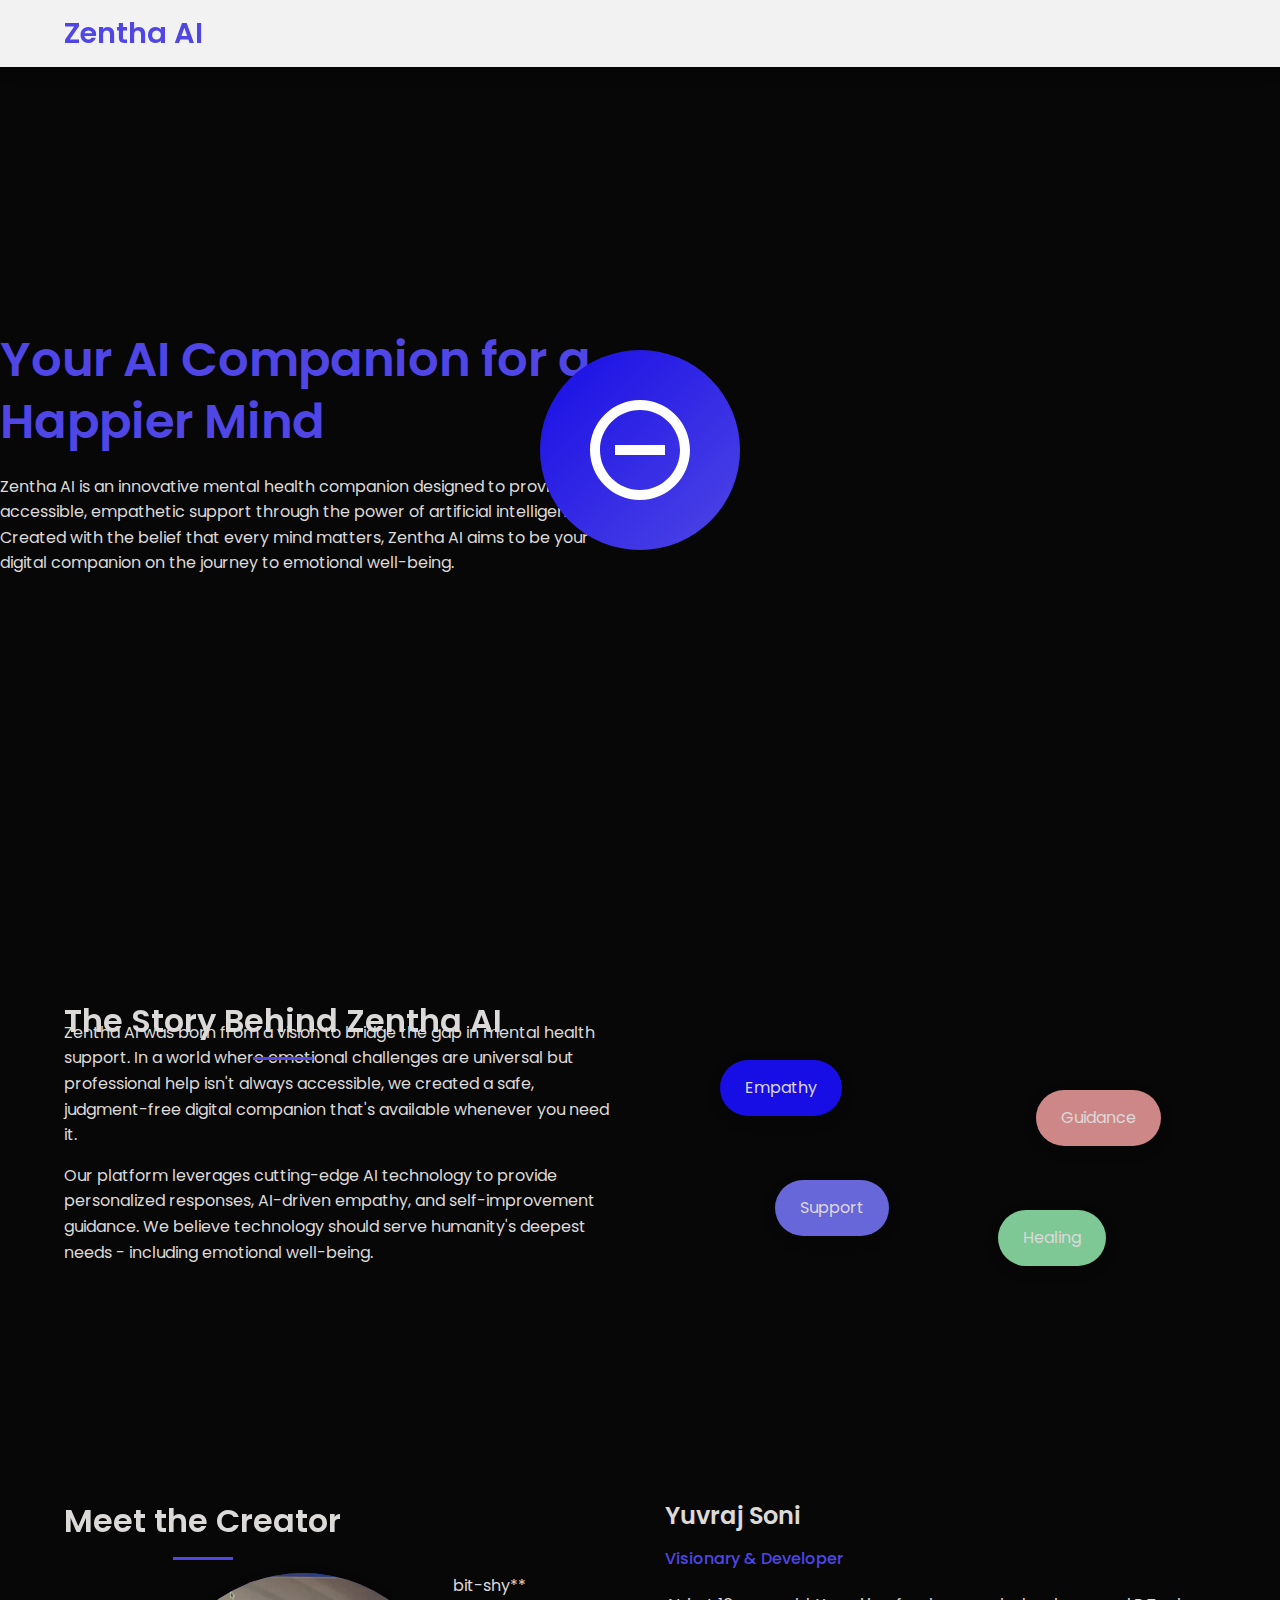
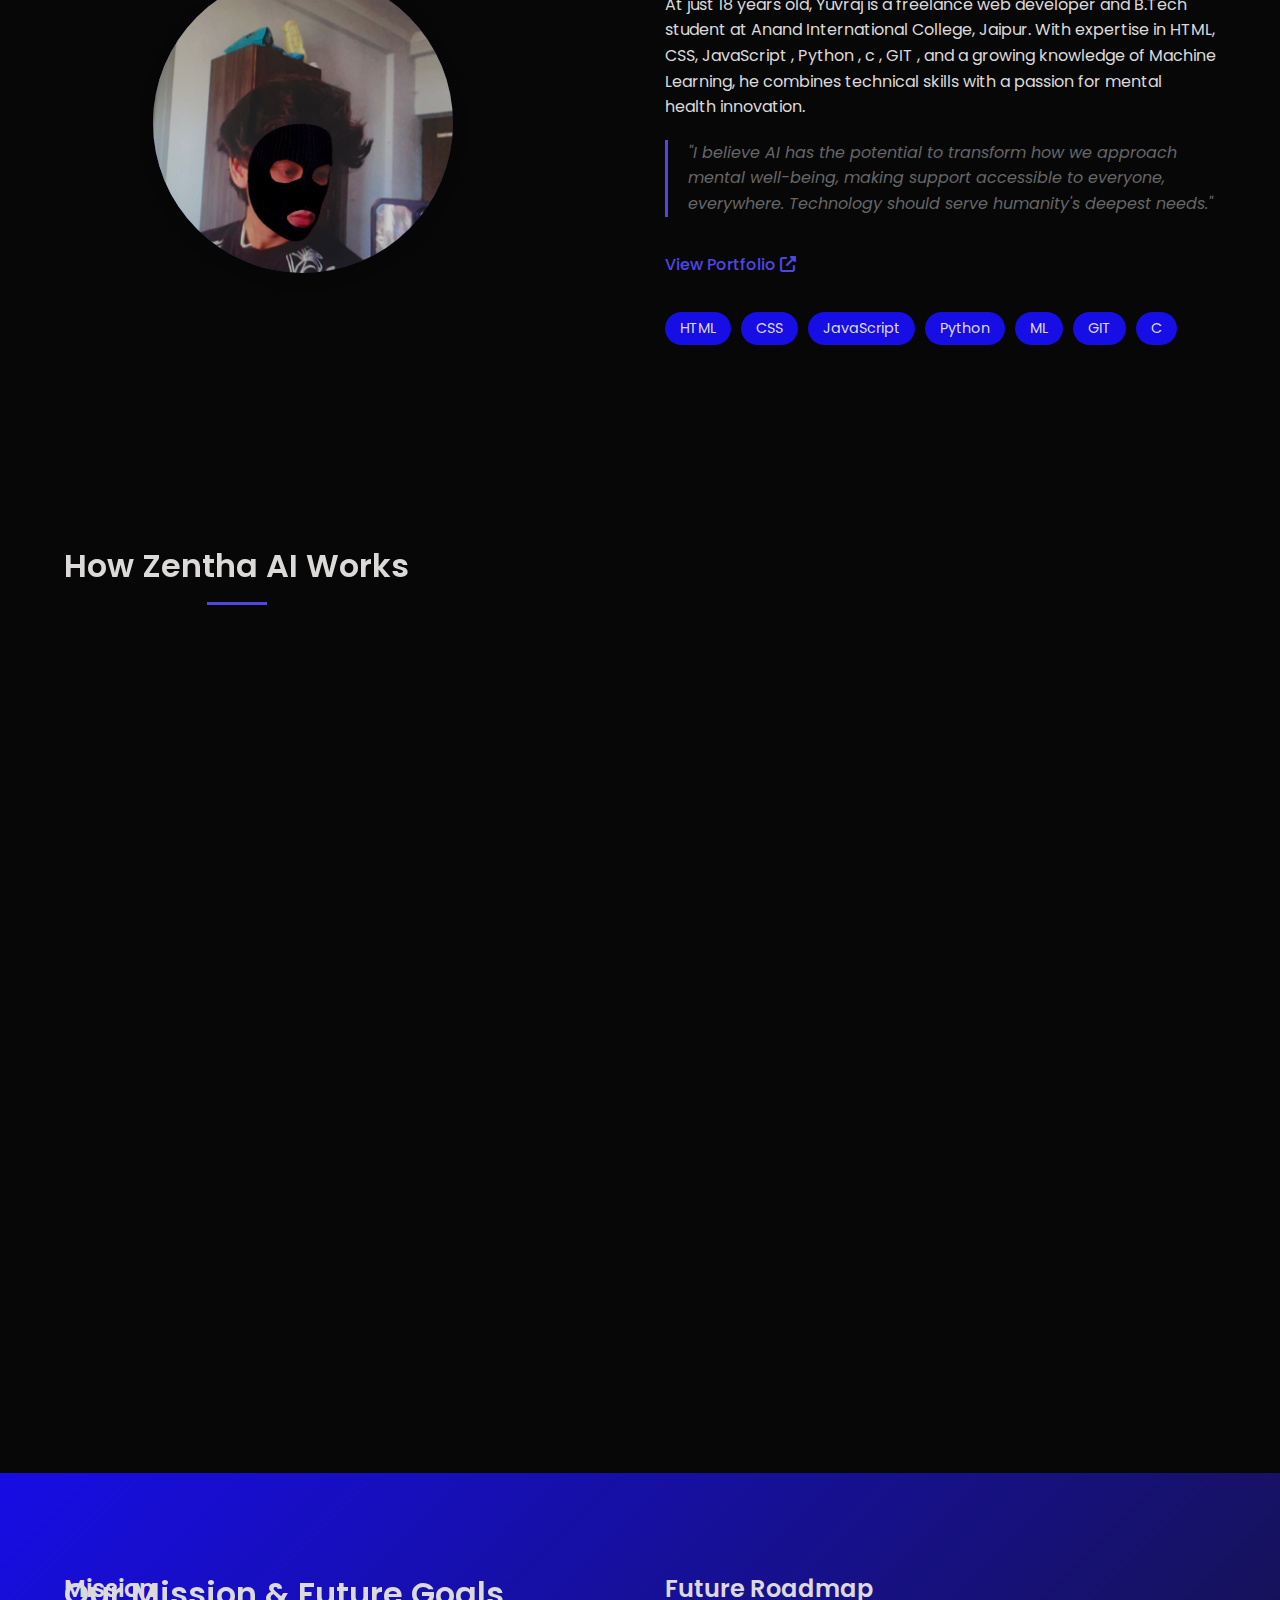
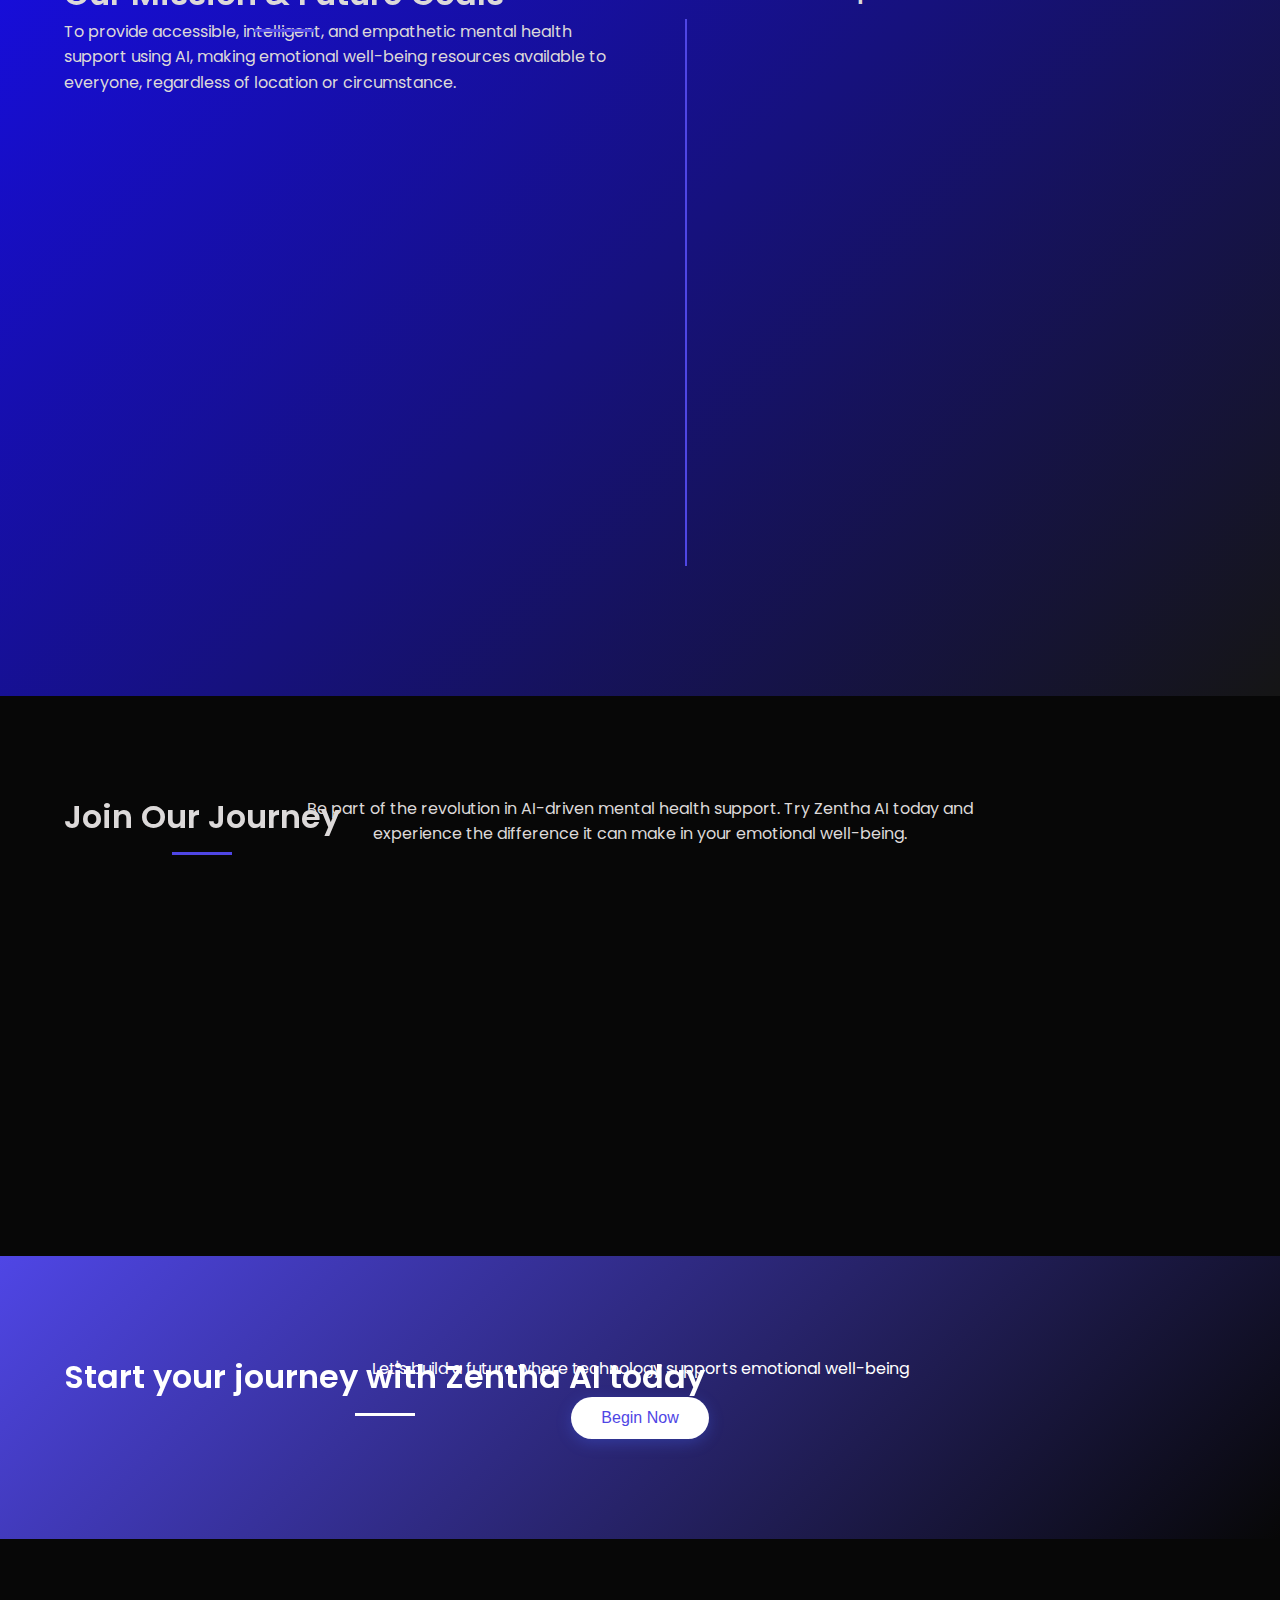
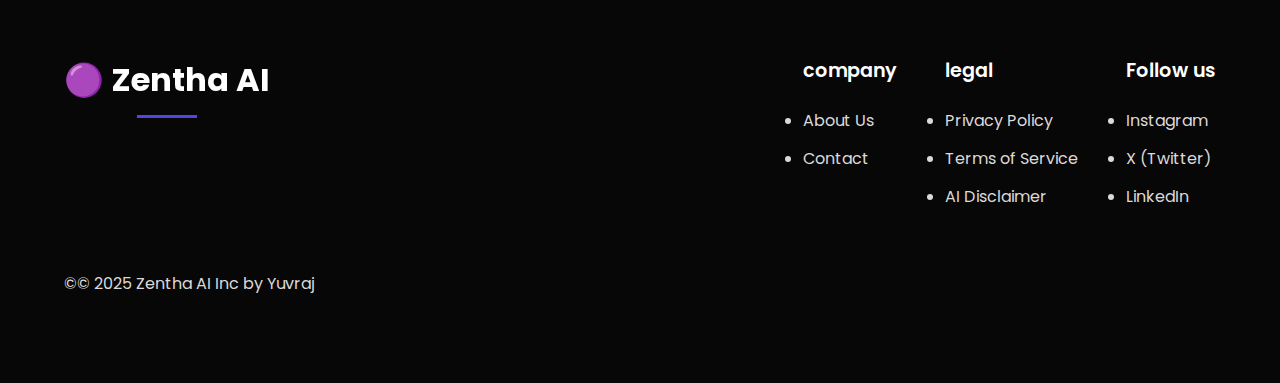
<file: Zentha_V1.1/FRONTEND/about_us/about_us.html>
<!DOCTYPE html>
<html lang="en">
<head>
    <meta charset="UTF-8">
    <meta name="viewport" content="width=device-width, initial-scale=1.0">
    <title>About Zentha AI | Your AI Companion for a Happier Mind</title>
    <link rel="stylesheet" href="/FRONTEND/about_us/about_us.css">
    <link rel="stylesheet" href="https://cdnjs.cloudflare.com/ajax/libs/font-awesome/6.4.0/css/all.min.css">
</head>
<body>
    <header>
        <nav>
            <div class="logo">
                <h1>Zentha AI</h1>
            </div>
        </nav>
    </header>

    <!-- Hero Section -->
    <section class="hero" id="about">
        <div class="hero-content">
            <h1 class="animate-text">Your AI Companion for a Happier Mind</h1>
            <p>Zentha AI is an innovative mental health companion designed to provide accessible, empathetic support through the power of artificial intelligence. Created with the belief that every mind matters, Zentha AI aims to be your digital companion on the journey to emotional well-being.</p>
            
        </div>
        <div class="hero-image">
            <div class="ai-illustration">
                <div class="circle pulse"></div>
                <div class="brain">
                    <div class="brain-paths"></div>
                </div>
            </div>
        </div>
    </section>

    <!-- Story Behind Section -->
    <section class="story">
        <div class="container">
            <h2>The Story Behind Zentha AI</h2>
            <div class="story-content">
                <div class="story-text">
                    <p>Zentha AI was born from a vision to bridge the gap in mental health support. In a world where emotional challenges are universal but professional help isn't always accessible, we created a safe, judgment-free digital companion that's available whenever you need it.</p>
                    <p>Our platform leverages cutting-edge AI technology to provide personalized responses, AI-driven empathy, and self-improvement guidance. We believe technology should serve humanity's deepest needs - including emotional well-being.</p>
                </div>
                <div class="story-image">
                    <div class="floating-elements">
                        <div class="element e1">Empathy</div>
                        <div class="element e2">Support</div>
                        <div class="element e3">Guidance</div>
                        <div class="element e4">Healing</div>
                    </div>
                </div>
            </div>
        </div>
    </section>

    <!-- Meet the Creator Section -->
    <section class="creator" id="creator">
        <div class="container">
            <h2>Meet the Creator</h2>
            <div class="creator-content">
                <div class="creator-image">
                    <div class="image-placeholder">
                        <a href="/FRONTEND/assests/about.jpg" target="_blank">
                          <div class="creator-avatar"></div>
                        </a>
                      </div>
                      <div>
                        <p>bit-shy**</p>
                      </div>
                      
                </div>
                <div class="creator-info">
                    <h3>Yuvraj Soni</h3>
                    <p class="creator-title">Visionary & Developer</p>
                    <p>At just 18 years old, Yuvraj is a freelance web developer and B.Tech student at Anand International College, Jaipur. With expertise in HTML, CSS, JavaScript , Python , c , GIT , and a growing knowledge of Machine Learning, he combines technical skills with a passion for mental health innovation.</p>
                    <blockquote>"I believe AI has the potential to transform how we approach mental well-being, making support accessible to everyone, everywhere. Technology should serve humanity's deepest needs."</blockquote>
                    <a href="https://yuvrajs0ni.netlify.app" target="_blank" class="portfolio-link">View Portfolio <i class="fas fa-external-link-alt"></i></a>
                    <div class="tech-stack">
                        <span>HTML</span>
                        <span>CSS</span>
                        <span>JavaScript</span>
                        <span>Python</span>
                        <span>ML</span>
                        <span>GIT</span>
                        <span>C</span>
                    </div>
                </div>
            </div>
        </div>
    </section>

    <!-- How It Works Section -->
    <section class="features" id="features">
        <div class="container">
            <h2>How Zentha AI Works</h2>
            <div class="features-grid">
                <div class="feature-card">
                    <div class="feature-icon">
                        <i class="fas fa-brain"></i>
                    </div>
                    <h3>Gen-G Mode</h3>
                    <p>An advanced AI conversation system that understands human emotions more deeply, providing responses that feel genuinely empathetic.</p>
                </div>
                <div class="feature-card">
                    <div class="feature-icon">
                        <i class="fas fa-microphone"></i>
                    </div>
                    <h3>Voice Input Support</h3>
                    <p>Speak naturally to Zentha AI instead of typing, making interactions more intuitive and accessible.</p>
                </div>
                <div class="feature-card">
                    <div class="feature-icon">
                        <i class="fas fa-user-circle"></i>
                    </div>
                    <h3>Personalized AI Conversations</h3>
                    <p>Zentha adapts to your emotional state and communication style, offering tailored responses that evolve with your needs.</p>
                </div>
                <div class="feature-card">
                    <div class="feature-icon">
                        <i class="fas fa-heart"></i>
                    </div>
                    <h3>Calm & Motivational Insights</h3>
                    <p>Receive daily affirmations, guided breathing exercises, and self-care reminders to support your emotional well-being.</p>
                </div>
                <div class="feature-card">
                    <div class="feature-icon">
                        <i class="fas fa-shield-alt"></i>
                    </div>
                    <h3>Privacy & Security</h3>
                    <p>Your conversations with Zentha AI are confidential and secure, ensuring a safe space for your thoughts and feelings.</p>
                </div>
            </div>
        </div>
    </section>

    <!-- Mission Section -->
    <section class="mission" id="mission">
        <div class="container">
            <h2>Our Mission & Future Goals</h2>
            <div class="mission-content">
                <div class="mission-statement">
                    <h3>Mission</h3>
                    <p>To provide accessible, intelligent, and empathetic mental health support using AI, making emotional well-being resources available to everyone, regardless of location or circumstance.</p>
                </div>
                <div class="future-goals">
                    <h3>Future Roadmap</h3>
                    <ul class="timeline">
                        <li>
                            <div class="timeline-content">
                                <h4>Enhanced Personalization</h4>
                                <p>Integrating advanced machine learning for deeper understanding of individual needs</p>
                            </div>
                        </li>
                        <li>
                            <div class="timeline-content">
                                <h4>Multilingual Support</h4>
                                <p>Breaking language barriers to serve global communities</p>
                            </div>
                        </li>
                        <li>
                            <div class="timeline-content">
                                <h4>AI-Driven Therapy Sessions</h4>
                                <p>Structured guidance for specific emotional challenges</p>
                            </div>
                        </li>
                        <li>
                            <div class="timeline-content">
                                <h4>Global Expansion</h4>
                                <p>Becoming a worldwide leader in AI-driven emotional well-being</p>
                            </div>
                        </li>
                    </ul>
                </div>
            </div>
        </div>
    </section>

    <!-- Join Our Journey Section -->
    <section class="join" id="contact">
        <div class="container">
            <h2>Join Our Journey</h2>
            <p class="join-text">Be part of the revolution in AI-driven mental health support. Try Zentha AI today and experience the difference it can make in your emotional well-being.</p>
            
            <div class="join-options">
                <!-- Try Zentha -->
                <div class="try-zentha">
                  <h3>Try Zentha AI</h3>
                  <p>Start your journey to better mental well-being with our AI companion.</p>
                  <a href="/FRONTEND/home/index.html">
                    <button class="cta-button">Get Started</button>
                  </a>
                </div>
              
                <!-- Stay Updated -->
                <div class="stay-updated">
                  <h3>Stay Updated</h3>
                  <p>Subscribe to our newsletter for the latest updates and features.</p>
                  <form class="newsletter-form" action="/subscribe" method="POST">
                    <input type="email" placeholder="Your email address" required>
                    <button type="submit">Subscribe</button>
                  </form>
                </div>
              
                <!-- Collaborate -->
                <div class="collaborate">
                  <h3>Collaborate With Us</h3>
                  <p>Are you a developer, psychologist, or tech enthusiast? Join our mission.</p>
                  <a href="/FRONTEND/contact/contact.html">
                    <button class="secondary-button">Learn More</button>
                  </a>
                </div>
              </div>
        </div>
    </section>

    <!-- Final CTA -->
    <section class="final-cta">
        <div class="container">
            <h2>Start your journey with Zentha AI today</h2>
            <p>Let's build a future where technology supports emotional well-being</p>
            <button class="cta-button pulse-button">Begin Now</button>
        </div>
    </section>

    <!-- Footer -->
    <footer>
        <div class="container">
            <div class="footer-content">
                <div class="footer-logo">
                    <h2><a style="color: white; text-decoration: none;">🟣 Zentha AI</a></h2>
                </div>
                <div class="footer-links">
                    <div class="footer-column">
                        <h3><a style="color: white; text-decoration: none;">company</a></h3>
                        <ul>
                            <li><a href="/FRONTEND/about_us/about_us.html">About Us</a></li>
                            <li><a href="#">Contact</a></li>
                        </ul>
                    </div>
                    <div class="footer-column">
                        <h3><a style="color: white; text-decoration: none;">legal</a></h3>
                        <ul>
                            <li><a href="/FRONTEND/privacy/ privacy_policy.html">Privacy Policy</a></li>
                            <li><a href="/FRONTEND/terms_of_service/terms_of_service.html">Terms of Service</a></li>
                            <li><a href="/FRONTEND/ai_diclamer/ai_diclamer.html">AI Disclaimer</a></li>
                        </ul>
                    </div>
                    <div class="footer-column">
                        <h3><a style="color: white; text-decoration: none;">Follow us</a></h3>
                        <div class="footer-social">
                            <ul>
                                <li><a href="https://www.instagram.com/zentha.ai">Instagram</a></li>
                                <li><a href="#">X (Twitter)</a></li>
                                <li><a href="https://www.linkedin.com/company/zenthaai/">LinkedIn</a></li>
                            </ul>
                        </div>
                    </div>
                </div>
            </div>
            <div class="footer-bottom">
                <p>&copy;© 2025 Zentha AI Inc by Yuvraj</p>
            </div>
        </div>
    </footer>

    <script src="/FRONTEND/about_us/about_us.js"></script>
</body>
</html>
</file>
<file: FRONTEND/about_us/about_us.css>
/* Base Styles */
@import url('https://fonts.googleapis.com/css2?family=Poppins:wght@300;400;500;600;700&display=swap');

:root {
    --primary-color: #4f46e5;
    --primary-light: #170de5;
    --secondary-color: #070707;
    --text-color: #dcd9d9;
    --text-light: #ececec;
    --text-light: #666;
    --bg-color: #070707;
    --bg-light: #070707;
    --border-color: #070707;
    --shadow: 0 5px 20px rgba(0, 0, 0, 0.05);
    --transition: all 0.3s ease;
}

* {
    margin: 0;
    padding: 0;
    box-sizing: border-box;
}

html {
    scroll-behavior: smooth;
}

body {
    font-family: 'Poppins', sans-serif;
    line-height: 1.6;
    color: var(--text-color);
    background-color: var(--bg-color);
    overflow-x: hidden;
}

.container {
    width: 90%;
    max-width: 1200px;
    margin: 0 auto;
    padding: 40px 0;
}

h1,
h2,
h3,
h4,
h5,
h6 {
    font-weight: 600;
    line-height: 1.3;
}

h1 {
    font-size: 2.5rem;
    margin-bottom: 20px;
}

h2 {
    font-size: 2rem;
    margin-bottom: 30px;
    text-align: flex;
    position: fixed;
}

h2:after {
    content: '';
    display: block;
    width: 60px;
    height: 3px;
    background: var(--primary-color);
    margin: 15px auto 0;
}

h3 {
    font-size: 1.5rem;
    margin-bottom: 15px;
}

p {
    margin-bottom: 15px;
}

a {
    color: var(--primary-color);
    text-decoration: none;
    transition: var(--transition);
}

a:hover {
    color: var(--secondary-color);
}

section {
    padding: 60px 0;
}

/* Button Styles */
.cta-button,
.secondary-button {
    display: inline-block;
    padding: 12px 30px;
    border-radius: 30px;
    font-weight: 500;
    cursor: pointer;
    transition: var(--transition);
    border: none;
    font-size: 1rem;
}

.cta-button {
    background: var(--primary-color);
    color: white;
    box-shadow: 0 4px 15px rgba(74, 107, 255, 0.3);
}

.cta-button:hover {
    background: var(--secondary-color);
    transform: translateY(-3px);
    box-shadow: 0 6px 20px rgba(74, 107, 255, 0.4);
}

.secondary-button {
    background: transparent;
    color: var(--primary-color);
    border: 2px solid var(--primary-color);
}

.secondary-button:hover {
    background: var(--primary-light);
    transform: translateY(-3px);
}

/* Header & Navigation */
header {
    position: fixed;
    top: 0;
    left: 0;
    width: 100%;
    background: rgba(255, 255, 255, 0.95);
    box-shadow: var(--shadow);
    z-index: 1000;
    backdrop-filter: blur(5px);
}

nav {
    display: flex;
    justify-content: space-between;
    align-items: center;
    padding: 15px 5%;
}

.logo h1 {
    font-size: 1.8rem;
    margin: 0;
    color: var(--primary-color);
}

.nav-links ul {
    display: flex;
    list-style: none;
}

.nav-links ul li {
    margin-left: 30px;
}

.nav-links ul li a {
    color: var(--text-color);
    font-weight: 500;
    position: relative;
}

.nav-links ul li a:after {
    content: '';
    position: absolute;
    bottom: -5px;
    left: 0;
    width: 0;
    height: 2px;
    background: var(--primary-color);
    transition: var(--transition);
}

.nav-links ul li a:hover:after {
    width: 100%;
}

.fa-bars,
.fa-times {
    display: none;
    cursor: pointer;
    font-size: 1.5rem;
    color: var(--text-color);
}

/* Hero Section */
.hero {
    display: flex;
    align-items: center;
    min-height: 100vh;
    padding-top: 80px;
    background: linear-gradient(135deg, var(--bg-light) 0%, #070707 100%);
}

.hero-content {
    flex: 1;
    padding-right: 50px;
}

.hero-content h1 {
    font-size: 3rem;
    margin-bottom: 20px;
    color: var(--primary-color);
}

.animate-text {
    background: linear-gradient(90deg, var(--primary-color), var(--secondary-color), var(--accent-color));
    background-size: 200% auto;
    color: transparent;
    -webkit-background-clip: text;
    background-clip: text;
    animation: gradient 5s ease infinite;
}

@keyframes gradient {
    0% {
        background-position: 0% 50%;
    }

    50% {
        background-position: 100% 50%;
    }

    100% {
        background-position: 0% 50%;
    }
}

.hero-image {
    flex: 1;
    display: flex;
    justify-content: center;
    align-items: center;
}



.circle {
    position: absolute;
    top: 50%;
    left: 50%;
    transform: translate(-50%, -50%);
    width: 200px;
    height: 200px;
    border-radius: 50%;
    background: linear-gradient(135deg, var(--primary-light), var(--primary-color));
}

.pulse {
    animation: pulse 2s infinite;
}

@keyframes pulse {
    0% {
        box-shadow: 0 0 0 0 rgba(74, 107, 255, 0.4);
    }

    70% {
        box-shadow: 0 0 0 20px rgba(74, 107, 255, 0);
    }

    100% {
        box-shadow: 0 0 0 0 rgba(74, 107, 255, 0);
    }
}

.brain {
    position: absolute;
    top: 50%;
    left: 50%;
    transform: translate(-50%, -50%);
    width: 120px;
    height: 120px;
    background: url('data:image/svg+xml;utf8,<svg xmlns="http://www.w3.org/2000/svg" viewBox="0 0 24 24" fill="white"><path d="M12 2C6.48 2 2 6.48 2 12s4.48 10 10 10 10-4.48 10-10S17.52 2 12 2zm0 18c-4.41 0-8-3.59-8-8s3.59-8 8-8 8 3.59 8 8-3.59 8-8 8zm-5-9h10v2H7z"/></svg>') center/contain no-repeat;
}

/* Story Section */
.story {
    background-color: var(--bg-light);
}

.story-content {
    display: flex;
    align-items: center;
    gap: 50px;
}

.story-text {
    flex: 1;
}

.story-image {
    flex: 1;
    position: relative;
    height: 300px;
}

.floating-elements {
    position: relative;
    width: 100%;
    height: 100%;
}

.element {
    position: absolute;
    padding: 15px 25px;
    border-radius: 30px;
    background: white;
    box-shadow: var(--shadow);
    animation: float 6s infinite ease-in-out;
}

.e1 {
    top: 20%;
    left: 10%;
    background: var(--primary-light);
    animation-delay: 0s;
}

.e2 {
    top: 60%;
    left: 20%;
    background: #6767d9;
    animation-delay: 1s;
}

.e3 {
    top: 30%;
    right: 10%;
    background: #ce8787;
    animation-delay: 2s;
}

.e4 {
    top: 70%;
    right: 20%;
    background: #7dc894;
    animation-delay: 3s;
}

@keyframes float {

    0%,
    100% {
        transform: translateY(0);
    }

    50% {
        transform: translateY(-20px);
    }
}

/* Creator Section */
.creator-content {
    display: flex;
    align-items: center;
    gap: 50px;
}

.creator-image {
    flex: 1;
    display: flex;
    justify-content: center;
}

.image-placeholder {
    width: 300px;
    height: 300px;
    border-radius: 50%;
    background: linear-gradient(135deg, var(--primary-color), var(--secondary-color));
    display: flex;
    justify-content: center;
    align-items: center;
    box-shadow: var(--shadow);
}

.creator-avatar {
    width: 300px;
    height: 300px;
    border-radius: 90%;
    background-image: url('/FRONTEND/assests/about.jpg'); /* ← Replace this */
    background-size: cover;
    background-position: center;
    background-repeat: no-repeat;
}


.creator-info {
    flex: 1;
}

.creator-title {
    color: var(--primary-color);
    font-weight: 500;
    margin-bottom: 20px;
}

blockquote {
    border-left: 3px solid var(--primary-color);
    padding-left: 20px;
    margin: 20px 0;
    font-style: italic;
    color: var(--text-light);
}

.portfolio-link {
    display: inline-block;
    margin: 15px 0;
    font-weight: 500;
}

.tech-stack {
    display: flex;
    flex-wrap: wrap;
    gap: 10px;
    margin-top: 20px;
}

.tech-stack span {
    padding: 5px 15px;
    background: var(--primary-light);
    border-radius: 20px;
    font-size: 0.9rem;
}

/* Features Section */
.features-grid {
    display: grid;
    grid-template-columns: repeat(auto-fit, minmax(250px, 1fr));
    gap: 30px;
}

.feature-card {
    background: rgb(53, 53, 53);
    border-radius: 10px;
    padding: 30px;
    box-shadow: var(--shadow);
    transition: var(--transition);
    text-align: center;
}

.feature-card:hover {
    transform: translateY(-10px);
    box-shadow: 0 15px 30px rgba(255, 255, 255, 0.1);
}

.feature-icon {
    width: 70px;
    height: 70px;
    border-radius: 50%;
    background: var(--primary-light);
    display: flex;
    justify-content: center;
    align-items: center;
    margin: 0 auto 20px;
}

.feature-icon i {
    font-size: 1.8rem;
    color: var(--primary-color);
}

/* Mission Section */
.mission {
    background: linear-gradient(135deg, var(--primary-light) 0%, rgb(21, 21, 21) 100%);
}

.mission-content {
    display: flex;
    gap: 50px;
}

.mission-statement,
.future-goals {
    flex: 1;
}

.timeline {
    position: relative;
    list-style: none;
}

.timeline:before {
    content: '';
    position: absolute;
    top: 0;
    left: 20px;
    height: 100%;
    width: 2px;
    background: var(--primary-color);
}

.timeline li {
    position: relative;
    padding-left: 50px;
    margin-bottom: 30px;
}

.timeline li:before {
    content: '';
    position: absolute;
    top: 0;
    left: 10px;
    width: 20px;
    height: 20px;
    border-radius: 50%;
    background: white;
    border: 2px solid var(--primary-color);
}

.timeline-content {
    background: rgb(66, 64, 64);
    padding: 20px;
    border-radius: 10px;
    box-shadow: var(--shadow);
}

/* Join Section */
.join {
    text-align: center;
}

.join-text {
    max-width: 700px;
    margin: 0 auto 40px;
}

.join-options {
    display: grid;
    grid-template-columns: repeat(auto-fit, minmax(300px, 1fr));
    gap: 30px;
    margin-bottom: 50px;
}

.try-zentha,
.stay-updated,
.collaborate {
    background: rgb(66, 64, 64);
    padding: 30px;
    border-radius: 10px;
    box-shadow: var(--shadow);
}

.newsletter-form {
    display: flex;
    margin-top: 20px;
}

.newsletter-form input {
    flex: 1;
    padding: 10px 15px;
    border: 1px solid var(--border-color);
    border-radius: 5px 0 0 5px;
    font-family: inherit;
}

.newsletter-form button {
    padding: 10px 20px;
    background: var(--primary-color);
    color: rgb(66, 64, 64);
    border: none;
    border-radius: 0 5px 5px 0;
    cursor: pointer;
}


/* Final CTA */
.final-cta {
    background: linear-gradient(135deg, var(--primary-color), var(--secondary-color));
    color: white;
    text-align: center;
}

.final-cta h2,
.final-cta p {
    color: white;
}

.final-cta h2:after {
    background: white;
}

.pulse-button {
    animation: pulse 2s infinite;
    background: white;
    color: var(--primary-color);
}

/* Footer */
footer {
    padding: 5rem 0 2rem;
    background-color: var(--gray-800);
    color: var(--white);
}

.footer-content {
    display: flex;
    flex-wrap: wrap;
    justify-content: space-between;
    margin-bottom: 3rem;
}

.footer-logo h2 {
    font-size: 2rem;
    font-weight: 700;
    margin-bottom: 1rem;
}

.footer-links {
    display: flex;
    flex-wrap: wrap;
    gap: 3rem;
}

.footer-column h3 {
    font-size: 1.2rem;
    font-weight: 600;
    margin-bottom: 1.5rem;
}

.footer-column ul li {
    margin-bottom: 0.8rem;
}

.footer-column ul li a {
    color: var(--gray-300);
    transition: color 0.3s ease;
}

.footer-column ul li a:hover {
    color: var(--white);
}

.link-group {
    flex: 1;
    min-width: 150px;
}

.copyright {
    text-align: center;
    padding-top: 20px;
    border-top: 1px solid rgba(255, 255, 255, 0.1);
    font-size: 0.9rem;
    color: #aaa;
}

/* Responsive Styles */
@media (max-width: 992px) {
    .hero h1 {
        font-size: 3rem;
    }

    .section-title {
        font-size: 2.2rem;
    }
}

@media (max-width: 768px) {
    .nav-toggle {
        display: flex;
    }

    nav {
        position: absolute;
        top: 100%;
        left: 0;
        width: 100%;
        background-color: var(--white);
        box-shadow: 0 10px 15px -3px rgba(0, 0, 0, 0.1);
        max-height: 0;
        overflow: hidden;
        transition: max-height 0.3s ease;
    }

    nav.active {
        max-height: 300px;
    }

    nav ul {
        flex-direction: column;
        padding: 1rem 0;
    }

    nav ul li {
        margin: 0.5rem 0;
        width: 100%;
        text-align: center;
    }

    .hero .container {
        flex-direction: column;
        text-align: center;
    }

    .hero-content {
        padding-right: 0;
        margin-bottom: 3rem;
    }

    .hero h1 {
        font-size: 2.5rem;
    }

    .footer-content {
        flex-direction: column;
        gap: 2rem;
    }

    .footer-links {
        flex-direction: column;
        gap: 2rem;
    }
}

@media (max-width: 576px) {
    .section-title {
        font-size: 2rem;
    }

    .hero h1 {
        font-size: 2.2rem;
    }

    .hero p {
        font-size: 1rem;
    }

    .feature-card {
        padding: 1.5rem;
    }

    .final-cta h2 {
        font-size: 2.2rem;
    }
}


.footer-column h3 {
    font-size: 1.2rem;
    font-weight: 600;
    margin-bottom: 1.5rem;
}

.footer-column ul li {
    margin-bottom: 0.8rem;
}

.footer-column ul li a {
    color: var(--gray-300);
    transition: color 0.3s ease;
}

.footer-column ul li a:hover {
    color: var(--white);
}


#business-image {
    display: flex;
    justify-content: flex-end;
    align-items: center;
    padding-right: 40px; /* Keep space from the edge */
    margin-top: 40px;
    position: relative;
}

#business-image img {
    width: 700px;
    height: 500px;
    object-fit: cover;
    border-radius: 6%; /* Fully round */
    box-shadow: 0 4px 12px rgba(0, 0, 0, 0.3);
}
</file>
<file: FRONTEND/ai_diclamer/ai_disclamer.css>
@import url('https://fonts.googleapis.com/css2?family=Open+Sans:wght@400;600;700&display=swap');
/* Base Styles */
* {
    margin: 0;
    padding: 0;
    box-sizing: border-box;
  }
  
  body {
    font-family: 'Open Sans', sans-serif;
    line-height: 1.6;
    color: #f0ecec;
    background-color: #070707;
  }
  .container {
    width: 90%;
    max-width: 1200px;
    margin: 0 auto;
    padding: 0 15px;
  }
  
  /* Header Styles */
  header {
    background-color:#4f46e5;
    color: white;
    padding: 1rem 0;
    box-shadow: 0 2px 5px rgba(0, 0, 0, 0.1);
  }
  
  header .container {
    display: flex;
    justify-content: space-between;
    align-items: center;
  }
  
  header h1 {
    font-size: 1.8rem;
  }
  
  nav ul {
    display: flex;
    list-style: none;
  }
  
  nav ul li {
    margin-left: 1.5rem;
  }
  
  nav ul li a {
    color: white;
    text-decoration: none;
    font-weight: 500;
  }
  
  nav ul li a:hover {
    text-decoration: underline;
  }
  
  /* Main Content Styles */
  main {
    padding: 2rem 0;
  }
  
  .policy-header {
    text-align: center;
    margin-bottom: 2rem;
    padding-bottom: 1rem;
    border-bottom: 1px solid #ddd;
  }
  
  .policy-header h1 {
    font-size: 2.5rem;
    color:#4f46e5;
    margin-bottom: 0.5rem;
  }
  
  .last-updated {
    color: #f0ecec;
    font-style: italic;
  }
  
  section {
    margin-bottom: 2rem;
    padding-bottom: 1rem;
    border-bottom: 1px solid #eee;
  }
  
  section:last-child {
    border-bottom: none;
  }
  
  h2 {
    color: #4f46e5;
    margin-bottom: 1rem;
    font-size: 1.5rem;
  }
  
  p,
  ul {
    margin-bottom: 1rem;
  }
  
  ul {
    padding-left: 2rem;
  }
  
  /* Footer Styles */
  footer {
    background-color: #070707;
    color: white;
    padding: 2rem 0;
    margin-top: 2rem;
  }
  
  .footer-content {
    display: flex;
    flex-wrap: wrap;
    justify-content: space-between;
  }
  
  .footer-brand,
  .footer-links,
  .footer-social {
    margin-bottom: 1.5rem;
  }
  
  .footer-brand h3 {
    font-size: 1.5rem;
    margin-bottom: 0.5rem;
  }
  
  .footer-links h4,
  .footer-social h4 {
    margin-bottom: 1rem;
    font-size: 1.2rem;
  }
  
  footer ul {
    list-style: none;
    padding-left: 0;
  }
  
  footer ul li {
    margin-bottom: 0.5rem;
  }
  
  footer a {
    color: #ddd;
    text-decoration: none;
  }
  
  footer a:hover {
    color: white;
    text-decoration: underline;
  }
  
  /* Responsive Styles */
  @media (max-width: 768px) {
    header .container {
      flex-direction: column;
      text-align: center;
    }
  
    nav ul {
      margin-top: 1rem;
      justify-content: center;
    }
  
    nav ul li {
      margin: 0 0.75rem;
    }
  
    .footer-content {
      flex-direction: column;
    }
  
    .footer-brand,
    .footer-links,
    .footer-social {
      width: 100%;
      text-align: center;
    }
  }
  
  @media (max-width: 480px) {
    .policy-header h1 {
      font-size: 2rem;
    }
  
    h2 {
      font-size: 1.3rem;
    }
  
    body {
      font-size: 0.95rem;
    }
  }
</file>
<file: FRONTEND/chat/home.css>
/* Import Google Font - Poppins */
@import url("https://fonts.googleapis.com/css2?family=Poppins:wght@400;500;600&display=swap");

* {
  margin: 0;
  padding: 0;
  box-sizing: border-box;
  font-family: "Poppins", sans-serif;
}

:root {
  /* Dark theme colors */
  --text-color: #edf3ff;
  --subheading-color: #97a7ca;
  --placeholder-color: #c3cdde;
  --primary-color: #101623;
  --secondary-color: #283045;
  --secondary-hover-color: #333e58;
  --scrollbar-color: #626a7f;
}

body.light-theme {
  /* Light theme colors */
  --text-color: #090c13;
  --subheading-color: #7b8cae;
  --placeholder-color: #606982;
  --primary-color: #f3f7ff;
  --secondary-color: #dce6f9;
  --secondary-hover-color: #d2ddf2;
  --scrollbar-color: #a2aac2;
}

body {
  color: var(--text-color);
  background: var(--primary-color);
}

.container {
  overflow-y: auto;
  padding: 32px 0 60px;
  height: calc(100vh - 127px);
  scrollbar-color: var(--scrollbar-color) transparent;
}

.container :where(.app-header,  .message, .prompt-wrapper) {
  position: relative;
  margin: 0 auto;
  width: 100%;
  padding: 0 20px;
  max-width: 990px;
}

.container .app-header {
  margin-top: 3vh;
}

.app-header .heading {
  width: fit-content;
  font-size: 3rem;
  background: linear-gradient(to right, #1d7efd, #8f6fff);
  -webkit-background-clip: text;
  -webkit-text-fill-color: transparent;
}

.app-header .sub-heading {
  font-size: 2.6rem;
  margin-top: -5px;
  color: var(--subheading-color);
}



.container .chats-container {
  display: flex;
  gap: 20px;
  flex-direction: column;
}

.chats-container .message {
  display: flex;
  gap: 11px;
  align-items: center;
}

.chats-container .message .avatar {
  width: 42px;
  height: 42px;
  flex-shrink: 0;
  align-self: flex-start;
  border-radius: 100%;
  background: var(--secondary-color);
  border: 1px solid var(--secondary-hover-color);
}





.chats-container .message .message-text {
  padding: 3px 16px;
  word-wrap: break-word;
  white-space: pre-line;
}

.chats-container .bot-message {
  margin: 9px auto;
}

.chats-container .user-message {
  flex-direction: column;
  align-items: flex-end;
}

.chats-container .user-message .message-text {
  padding: 12px 16px;
  max-width: 75%;
  background: var(--secondary-color);
  border-radius: 13px 13px 3px 13px;
}

.chats-container .user-message .img-attachment {
  margin-top: -7px;
  width: 50%;
  border-radius: 13px 3px 13px 13px;
}

.chats-container .user-message .file-attachment {
  display: flex;
  gap: 6px;
  align-items: center;
  padding: 10px;
  margin-top: -7px;
  border-radius: 13px 3px 13px 13px;
  background: var(--secondary-color);
}

.chats-container .user-message .file-attachment span {
  color: #1d7efd;
}

.container .prompt-container {
  position: fixed;
  width: 100%;
  left: 0;
  bottom: 0;
  padding: 16px 0;
  background: var(--primary-color);
}

.prompt-container :where(.prompt-wrapper, .prompt-form, .prompt-actions) {
  display: flex;
  gap: 12px;
  height: 56px;
  align-items: center;
}

.prompt-container .prompt-form {
  height: 100%;
  width: 100%;
  border-radius: 130px;
  background: var(--secondary-color);
}

.prompt-form .prompt-input {
  width: 100%;
  height: 100%;
  background: none;
  outline: none;
  border: none;
  font-size: 1rem;
  color: var(--text-color);
  padding-left: 24px;
}


.prompt-form .prompt-input::placeholder {
  color: var(--placeholder-color);
}

.prompt-wrapper button {
  width: 56px;
  height: 100%;
  flex-shrink: 0;
  cursor: pointer;
  border-radius: 50%;
  font-size: 1.4rem;
  border: none;
  color: var(--text-color);
  background: var(--secondary-color);
  transition: 0.3s ease;
}

.prompt-wrapper :is(button:hover, #cancel-file-btn, .file-icon) {
  background: var(--secondary-hover-color);
}

.prompt-form .prompt-actions {
  gap: 5px;
  margin-right: 7px;
}

.prompt-wrapper .prompt-form :where(.file-upload-wrapper, button, img) {
  position: relative;
  height: 45px;
  width: 45px;
}

.prompt-form .prompt-actions #send-prompt-btn {
  color: #fff;
  display: none;
  background: #1d7efd;
}

.prompt-form .prompt-input:valid~.prompt-actions #send-prompt-btn {
  display: block;
}

.prompt-form #send-prompt-btn:hover {
  background: #0264e3;
}

.prompt-form .file-upload-wrapper :where(button, img) {
  display: none;
  border-radius: 50%;
  object-fit: cover;
  position: absolute;
}

.prompt-form .file-upload-wrapper.active #add-file-btn {
  display: none;
}

.prompt-form .file-upload-wrapper #add-file-btn,
.prompt-form .file-upload-wrapper.active.img-attached img,
.prompt-form .file-upload-wrapper.active.file-attached .file-icon,
.prompt-form .file-upload-wrapper.active:hover #cancel-file-btn {
  display: block;
}

.prompt-form :is(#stop-response-btn:hover, #cancel-file-btn) {
  color: #d62939;
}

.prompt-wrapper .prompt-form .file-icon {
  color: #1d7efd;
}

.prompt-form #stop-response-btn,
body.bot-responding .prompt-form .file-upload-wrapper {
  display: none;
}

body.bot-responding .prompt-form #stop-response-btn {
  display: block;
}

.prompt-container .disclaimer-text {
  font-size: 0.9rem;
  text-align: center;
  padding: 16px 20px 0;
  color: var(--placeholder-color);
}

/* Responsive media query code for small screens */
@media (max-width: 768px) {
  .container {
    padding: 20px 0 100px;
  }

  .app-header :is(.heading, .sub-heading) {
    font-size: 2rem;
    line-height: 1.4;
  }

  .app-header .sub-heading {
    font-size: 1.7rem;
  }

  .container .chats-container {
    gap: 15px;
  }

  .chats-container .bot-message {
    margin: 4px auto;
  }

  .prompt-container :where(.prompt-wrapper, .prompt-form, .prompt-actions) {
    gap: 8px;
    height: 53px;
  }

  .prompt-container button {
    width: 53px;
  }

  .prompt-form :is(.file-upload-wrapper, button, img) {
    height: 42px;
    width: 42px;
  }

  .prompt-form .prompt-input {
    padding-left: 20px;
  }

  .prompt-form .file-upload-wrapper.active #cancel-file-btn {
    opacity: 0;
  }

  .prompt-wrapper.hide-controls :where(#theme-toggle-btn, #delete-chats-btn) {
    display: none;
  }
}






.hide {
  display: none;
}
</file>
<file: FRONTEND/privacy/privacy.css>
@import url('https://fonts.googleapis.com/css2?family=Open+Sans:wght@400;600;700&display=swap');
/* Base Styles */
* {
    margin: 0;
    padding: 0;
    box-sizing: border-box;
  }
  
  body {
    font-family: 'Open Sans', sans-serif;
    line-height: 1.6;
    color: #f0ecec;
    background-color: #070707;
  }
  .container {
    width: 90%;
    max-width: 1200px;
    margin: 0 auto;
    padding: 0 15px;
  }
  
  /* Header Styles */
  header {
    background-color:#4f46e5;
    color: white;
    padding: 1rem 0;
    box-shadow: 0 2px 5px rgba(0, 0, 0, 0.1);
  }
  
  header .container {
    display: flex;
    justify-content: space-between;
    align-items: center;
  }
  
  header h1 {
    font-size: 1.8rem;
  }
  
  nav ul {
    display: flex;
    list-style: none;
  }
  
  nav ul li {
    margin-left: 1.5rem;
  }
  
  nav ul li a {
    color: white;
    text-decoration: none;
    font-weight: 500;
  }
  
  nav ul li a:hover {
    text-decoration: underline;
  }
  
  /* Main Content Styles */
  main {
    padding: 2rem 0;
  }
  
  .policy-header {
    text-align: center;
    margin-bottom: 2rem;
    padding-bottom: 1rem;
    border-bottom: 1px solid #ddd;
  }
  
  .policy-header h1 {
    font-size: 2.5rem;
    color:#4f46e5;
    margin-bottom: 0.5rem;
  }
  
  .last-updated {
    color: #f0ecec;
    font-style: italic;
  }
  
  section {
    margin-bottom: 2rem;
    padding-bottom: 1rem;
    border-bottom: 1px solid #eee;
  }
  
  section:last-child {
    border-bottom: none;
  }
  
  h2 {
    color: #4f46e5;
    margin-bottom: 1rem;
    font-size: 1.5rem;
  }
  
  p,
  ul {
    margin-bottom: 1rem;
  }
  
  ul {
    padding-left: 2rem;
  }
  
  /* Footer Styles */
  footer {
    background-color: #070707;
    color: white;
    padding: 2rem 0;
    margin-top: 2rem;
  }
  
  .footer-content {
    display: flex;
    flex-wrap: wrap;
    justify-content: space-between;
  }
  
  .footer-brand,
  .footer-links,
  .footer-social {
    margin-bottom: 1.5rem;
  }
  
  .footer-brand h3 {
    font-size: 1.5rem;
    margin-bottom: 0.5rem;
  }
  
  .footer-links h4,
  .footer-social h4 {
    margin-bottom: 1rem;
    font-size: 1.2rem;
  }
  
  footer ul {
    list-style: none;
    padding-left: 0;
  }
  
  footer ul li {
    margin-bottom: 0.5rem;
  }
  
  footer a {
    color: #ddd;
    text-decoration: none;
  }
  
  footer a:hover {
    color: white;
    text-decoration: underline;
  }
  
  /* Responsive Styles */
  @media (max-width: 768px) {
    header .container {
      flex-direction: column;
      text-align: center;
    }
  
    nav ul {
      margin-top: 1rem;
      justify-content: center;
    }
  
    nav ul li {
      margin: 0 0.75rem;
    }
  
    .footer-content {
      flex-direction: column;
    }
  
    .footer-brand,
    .footer-links,
    .footer-social {
      width: 100%;
      text-align: center;
    }
  }
  
  @media (max-width: 480px) {
    .policy-header h1 {
      font-size: 2rem;
    }
  
    h2 {
      font-size: 1.3rem;
    }
  
    body {
      font-size: 0.95rem;
    }
  }
</file>
<file: FRONTEND/home/style.css>
/* Reset and Base Styles */
* {
  margin: 0;
  padding: 0;
  box-sizing: border-box;
}

:root {
  --primary-color: #4f46e5;
  --primary-dark: #4f46e5;
  --secondary-color: #070707;
  --text-color: #cbcbcb;
  --text-light: #ececec;
  --white: #070707;
  --gray-100: #070707;
  --gray-200: #e5e7eb;
  --gray-300: #d1d5db;
  --gray-800: #070707c9;
  --shadow: 0 4px 6px -1px rgba(0, 0, 0, 0.1), 0 2px 4px -1px rgba(0, 0, 0, 0.06);
  --border-radius: 8px;
}

body {
  font-family: "Inter", sans-serif;
  line-height: 1.6;
  color: var(--text-color);
  background-color: var(--white);
}

.container {
  width: 100%;
  max-width: 1200px;
  margin: 0 auto;
  padding: 0 20px;
}

a {
  text-decoration: none;
  color: inherit;
}

ul {
  list-style: none;
}

img {
  max-width: 100%;
  height: auto;
}

.section-title {
  font-size: 2.5rem;
  font-weight: 700;
  text-align: center;
  margin-bottom: 3rem;
  color: var(--text-color);
}

/* Header Styles */
header {
  background-color: var(--white);
  box-shadow: var(--shadow);
  position: sticky;
  top: 0;
  z-index: 100;
}

.navbar {
  display: flex;
  justify-content: space-between;
  align-items: center;
  padding: 1rem 0;
}

.logo h1 {
  font-size: 1.8rem;
  font-weight: 700;
  color: var(--primary-color);
}

/* button */

button {
  --primary-color: #645bff;
  --secondary-color: #fff;
  --hover-color: #111;
  --arrow-width: 10px;
  --arrow-stroke: 2px;
  box-sizing: border-box;
  border: 0;
  border-radius: 20px;
  color: var(--secondary-color);
  padding: 1em 1.8em;
  background: var(--primary-color);
  display: flex;
  transition: 0.2s background;
  align-items: center;
  gap: 0.6em;
  font-weight: bold;
}
#navMenu {
  display: flex; 
  justify-content: center; 
  gap: 10px; 
}

#navMenu div {
  display: flex;
}

button .arrow-wrapper {
  display: flex;
  justify-content: center;
  align-items: center;
}

button .arrow {
  margin-top: 1px;
  width: var(--arrow-width);
  background: var(--primary-color);
  height: var(--arrow-stroke);
  position: relative;
  transition: 0.2s;
}

button .arrow::before {
  content: "";
  box-sizing: border-box;
  position: absolute;
  border: solid var(--secondary-color);
  border-width: 0 var(--arrow-stroke) var(--arrow-stroke) 0;
  display: inline-block;
  top: -3px;
  right: 3px;
  transition: 0.2s;
  padding: 3px;
  transform: rotate(-45deg);
}

button:hover {
  background-color: var(--hover-color);
}

button:hover .arrow {
  background: var(--secondary-color);
}

button:hover .arrow:before {
  right: 0;
}

.nav-toggle {
  display: none;
  flex-direction: column;
  cursor: pointer;
}

.nav-toggle span {
  width: 25px;
  height: 3px;
  background-color: var(--text-color);
  margin: 2px 0;
  transition: all 0.3s ease;
}

/* Hero Section */
.hero {
  padding: 5rem 0;
  background-color: var(--secondary-color);
}

.hero .container {
  display: flex;
  align-items: center;
  justify-content: space-between;
}

.hero-content {
  flex: 1;
  padding-right: 2rem;
}

.hero-image {
  flex: 1;
  display: flex;
  justify-content: center;
  border-radius: 20px; /* Adjust as needed */
  overflow: hidden; /* Ensures the image conforms to the border radius */
}

.hero h1 {
  font-size: 3.5rem;
  font-weight: 800;
  line-height: 1.2;
  margin-bottom: 1.5rem;
  color: var(--text-color);
}

.hero p {
  font-size: 1.2rem;
  color: var(--text-light);
  margin-bottom: 2rem;
  max-width: 600px;
}






/* Features Section */
.features {
  padding: 5rem 0;
  background-color: var(--white);
}

.features-grid {
  display: grid;
  grid-template-columns: repeat(auto-fit, minmax(250px, 1fr));
  gap: 2rem;
}

.feature-card {
  background-color: var(--secondary-color);
  padding: 2rem;
  border-radius: var(--border-radius);
  box-shadow: var(--shadow);
  transition: transform 0.3s ease;
}

.feature-card:hover {
  transform: translateY(-5px);
}

.feature-icon {
  font-size: 2rem;
  color: var(--primary-color);
  margin-bottom: 1rem;
}

.feature-card h3 {
  font-size: 1.5rem;
  font-weight: 600;
  margin-bottom: 1rem;
}

.feature-card p {
  color: var(--text-light);
}



/* FAQ Section */
.faq {
  padding: 5rem 0;
  background-color: var(--white);
}

.faq-container {
  max-width: 800px;
  margin: 0 auto;
}

.faq-item {
  margin-bottom: 1rem;
  border: 1px solid var(--gray-200);
  border-radius: var(--border-radius);
  overflow: hidden;
}

.faq-question {
  display: flex;
  justify-content: space-between;
  align-items: center;
  padding: 1.5rem;
  cursor: pointer;
  background-color: var(--gray-100);
}

.faq-question h3 {
  font-size: 1.2rem;
  font-weight: 600;
}

.faq-toggle {
  font-size: 1.2rem;
  transition: transform 0.3s ease;
}

.faq-answer {
  padding: 0 1.5rem;
  max-height: 0;
  overflow: hidden;
  transition: max-height 0.3s ease, padding 0.3s ease;
}

.faq-item.active .faq-answer {
  padding: 1.5rem;
  max-height: 200px;
}

.faq-item.active .faq-toggle {
  transform: rotate(45deg);
}

/* Final CTA Section */
.final-cta {
  padding: 5rem 0;
  background-color: var(--primary-color);
  color: var(--white);
}

.cta-content {
  text-align: center;
  max-width: 700px;
  margin: 0 auto;
}

.final-cta h2 {
  font-size: 3rem;
  font-weight: 700;
  margin-bottom: 1rem;
  color: whitesmoke;
}

.final-cta p {
  font-size: 1.2rem;
  margin-bottom: 2rem;
color: whitesmoke;
}

.final-cta .cta-button {
  background-color: var(--white);
  color: var(--primary-color);
}

.final-cta .cta-button:hover {
  background-color: var(--gray-100);
}

/* Footer */
footer {
  background-color: #070707;
  color: white;
  padding: 2rem 1rem;
  margin-top: 2rem;
}

.footer-content {
  display: flex;
  flex-wrap: wrap;
  justify-content: space-between;
  gap: 2rem;
  max-width: 1200px;
  margin: 0 auto;
}

.footer-brand,
.footer-column {
  flex: 1 1 200px;
  min-width: 200px;
}

footer ul {
  list-style: none;
  padding: 0;
  margin: 0;
}

footer ul li {
  margin-bottom: 0.5rem;
}

footer a {
  color: #dddddd;
  text-decoration: none;
  transition: color 0.3s ease;
}

footer a:hover {
  color: #ffffff;
}

.footer-bottom {
  margin-top: 2rem;
  text-align: center;
}

/* Responsive */
@media (max-width: 768px) {
  .footer-content {
    flex-direction: column;
    align-items: flex-start;
  }

  .footer-brand,
  .footer-column {
    width: 100%;
  }
}


/* Mobile Fix */
@media (max-width: 768px) {
  .footer-content {
    flex-direction: column;
    align-items: flex-start;
  }

  .footer-brand,
  .footer-links {
    width: 100%;
  }
}



@media (max-width: 768px) {
  .nav-toggle {
    display: flex;
  }

  nav {
    position: absolute;
    top: 100%;
    left: 0;
    width: 100%;
    background-color: var(--white);
    box-shadow: 0 10px 15px -3px rgba(0, 0, 0, 0.1);
    max-height: 0;
    overflow: hidden;
    transition: max-height 0.3s ease;
  }

  nav.active {
    max-height: 300px;
  }

  nav ul {
    flex-direction: column;
    padding: 1rem 0;
  }

  nav ul li {
    margin: 0.5rem 0;
    width: 100%;
    text-align: center;
  }

  .hero .container {
    flex-direction: column;
    text-align: center;
  }

  .hero-content {
    padding-right: 0;
    margin-bottom: 3rem;
  }

  .hero h1 {
    font-size: 2.5rem;
  }

}

@media (max-width: 576px) {
  .section-title {
    font-size: 2rem;
  }

  .hero h1 {
    font-size: 2.2rem;
  }

  .hero p {
    font-size: 1rem;
  }

  .feature-card {
    padding: 1.5rem;
  }

  .final-cta h2 {
    font-size: 2.2rem;
  }
}

/* button css(genrate button --css - main page one) */

.btn {
  
  border: none;
  width: 15em;
  height: 5em;
  border-radius: 3em;
  display: flex;
  justify-content: center;
  align-items: center;
  gap: 12px;
  background: #1C1A1C;
  cursor: pointer;
  transition: all 450ms ease-in-out;
}

.sparkle {
  fill: #AAAAAA;
  transition: all 800ms ease;
}

.text {
  font-weight: 600;
  color: #AAAAAA;
  font-size: medium;
}

.btn:hover {
  background: linear-gradient(0deg, #A47CF3, #4f46e5);
  box-shadow: inset 0px 1px 0px 0px rgba(255, 255, 255, 0.4),
    inset 0px -4px 0px 0px rgba(0, 0, 0, 0.2),
    0px 0px 0px 4px rgba(255, 255, 255, 0.2),
    0px 0px 180px 0px #4f46e5;
  transform: translateY(-2px);
}

.btn:hover .text {
  color: white;
}

.btn:hover .sparkle {
  fill: white;
  transform: scale(1.2);
}

/* button css(try for free) - css */

.cssbuttons-io-button {



    position: absolute;  
    left: 250px;          
    top: -30px;         

  background:#a746ec;
  color: white;
  font-family: inherit;
  padding: 0.35em;
  padding-left: 1.2em;
  font-size: 17px;
  font-weight: 500;
  border-radius: 0.9em;
  border: none;
  letter-spacing: 0.05em;
  display: flex;
  align-items: center;
  box-shadow: inset #a746ec;
  overflow: hidden;
  position: relative;
  height: 2.8em;
  padding-right: 3.3em;
  cursor: pointer;
}

.cssbuttons-io-button .icon {
  background: white;
  margin-left: 1em;
  position: absolute;
  display: flex;
  align-items: center;
  justify-content: center;
  height: 2.2em;
  width: 2.2em;
  border-radius: 0.7em;
  box-shadow:#a746ec;
  right: 0.3em;
  transition: all 0.3s;
}

.cssbuttons-io-button:hover .icon {
  width: calc(100% - 0.6em);
}

.cssbuttons-io-button .icon svg {
  width: 1.1em;
  transition: transform 0.3s;
  color: #a746ec;
}

.cssbuttons-io-button:hover .icon svg {
  transform: translateX(0.1em);
}

.cssbuttons-io-button:active .icon {
  transform: scale(0.95);
}
</file>
